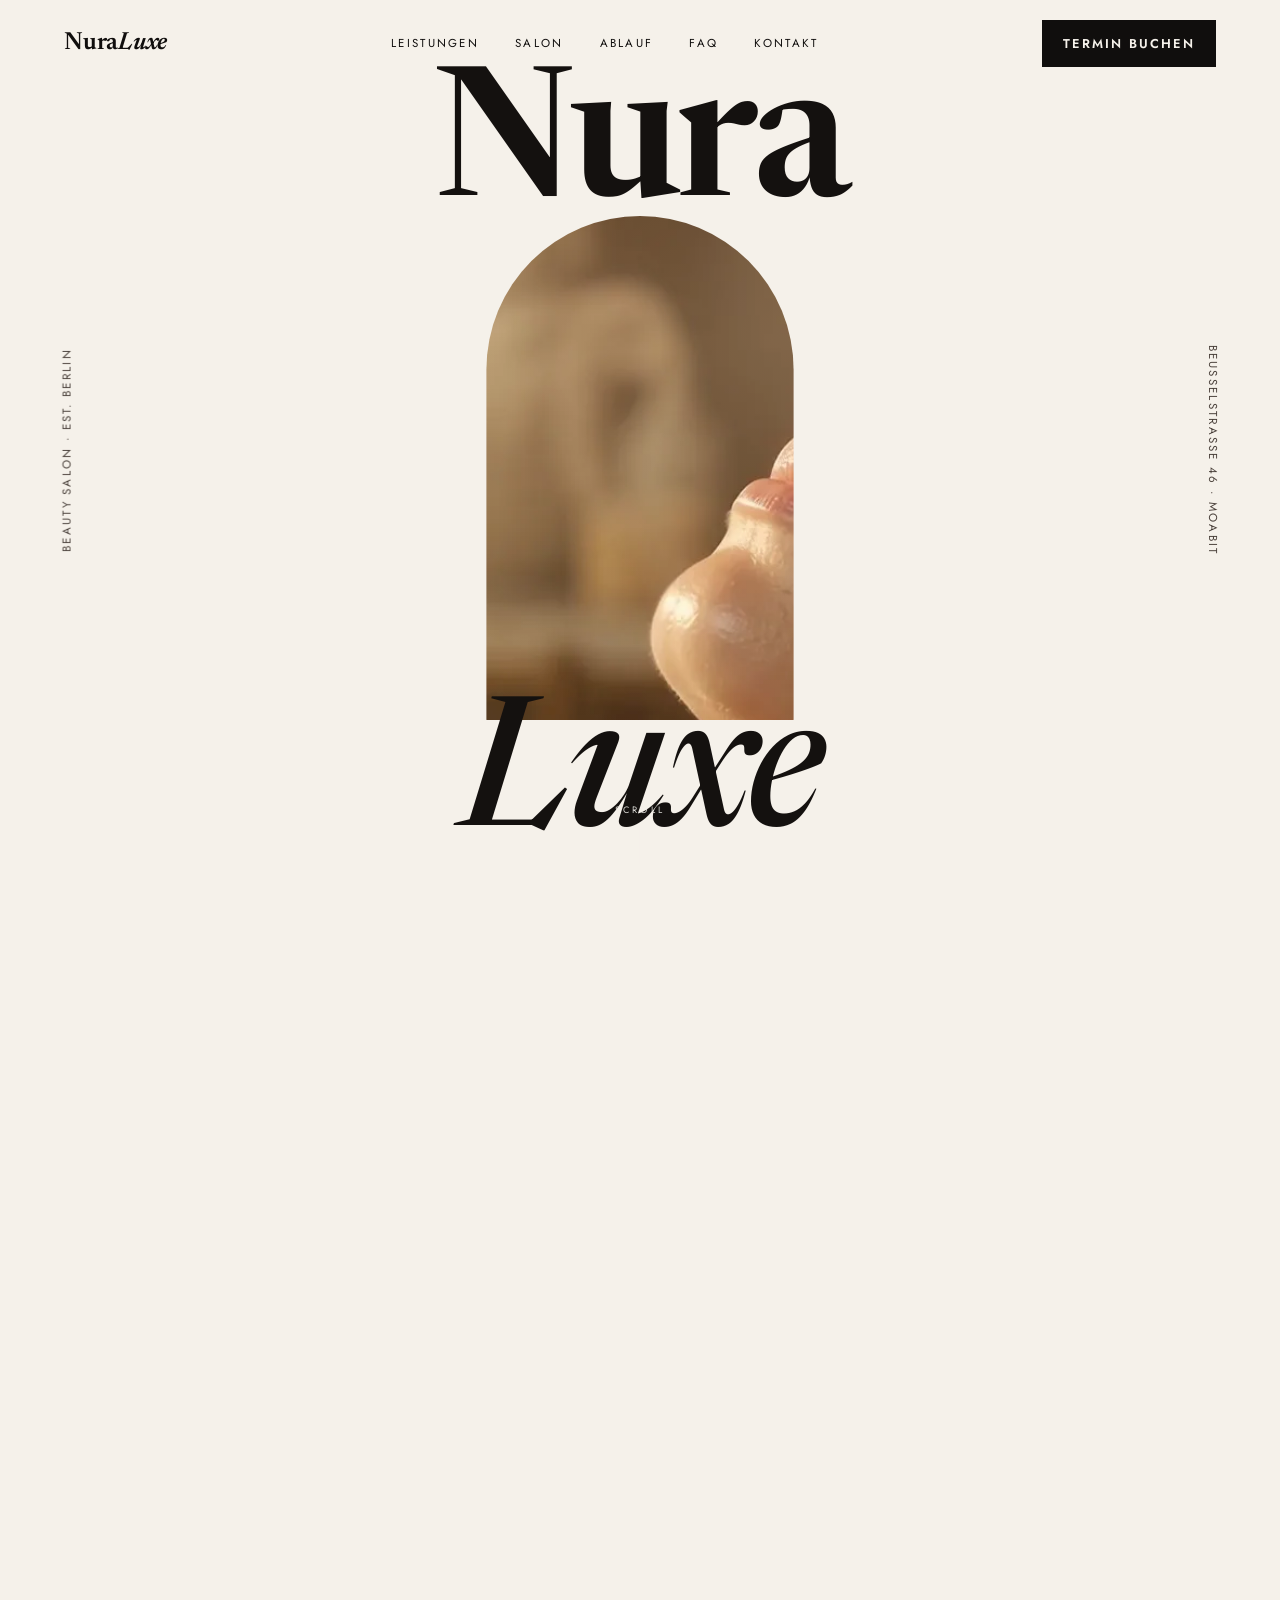
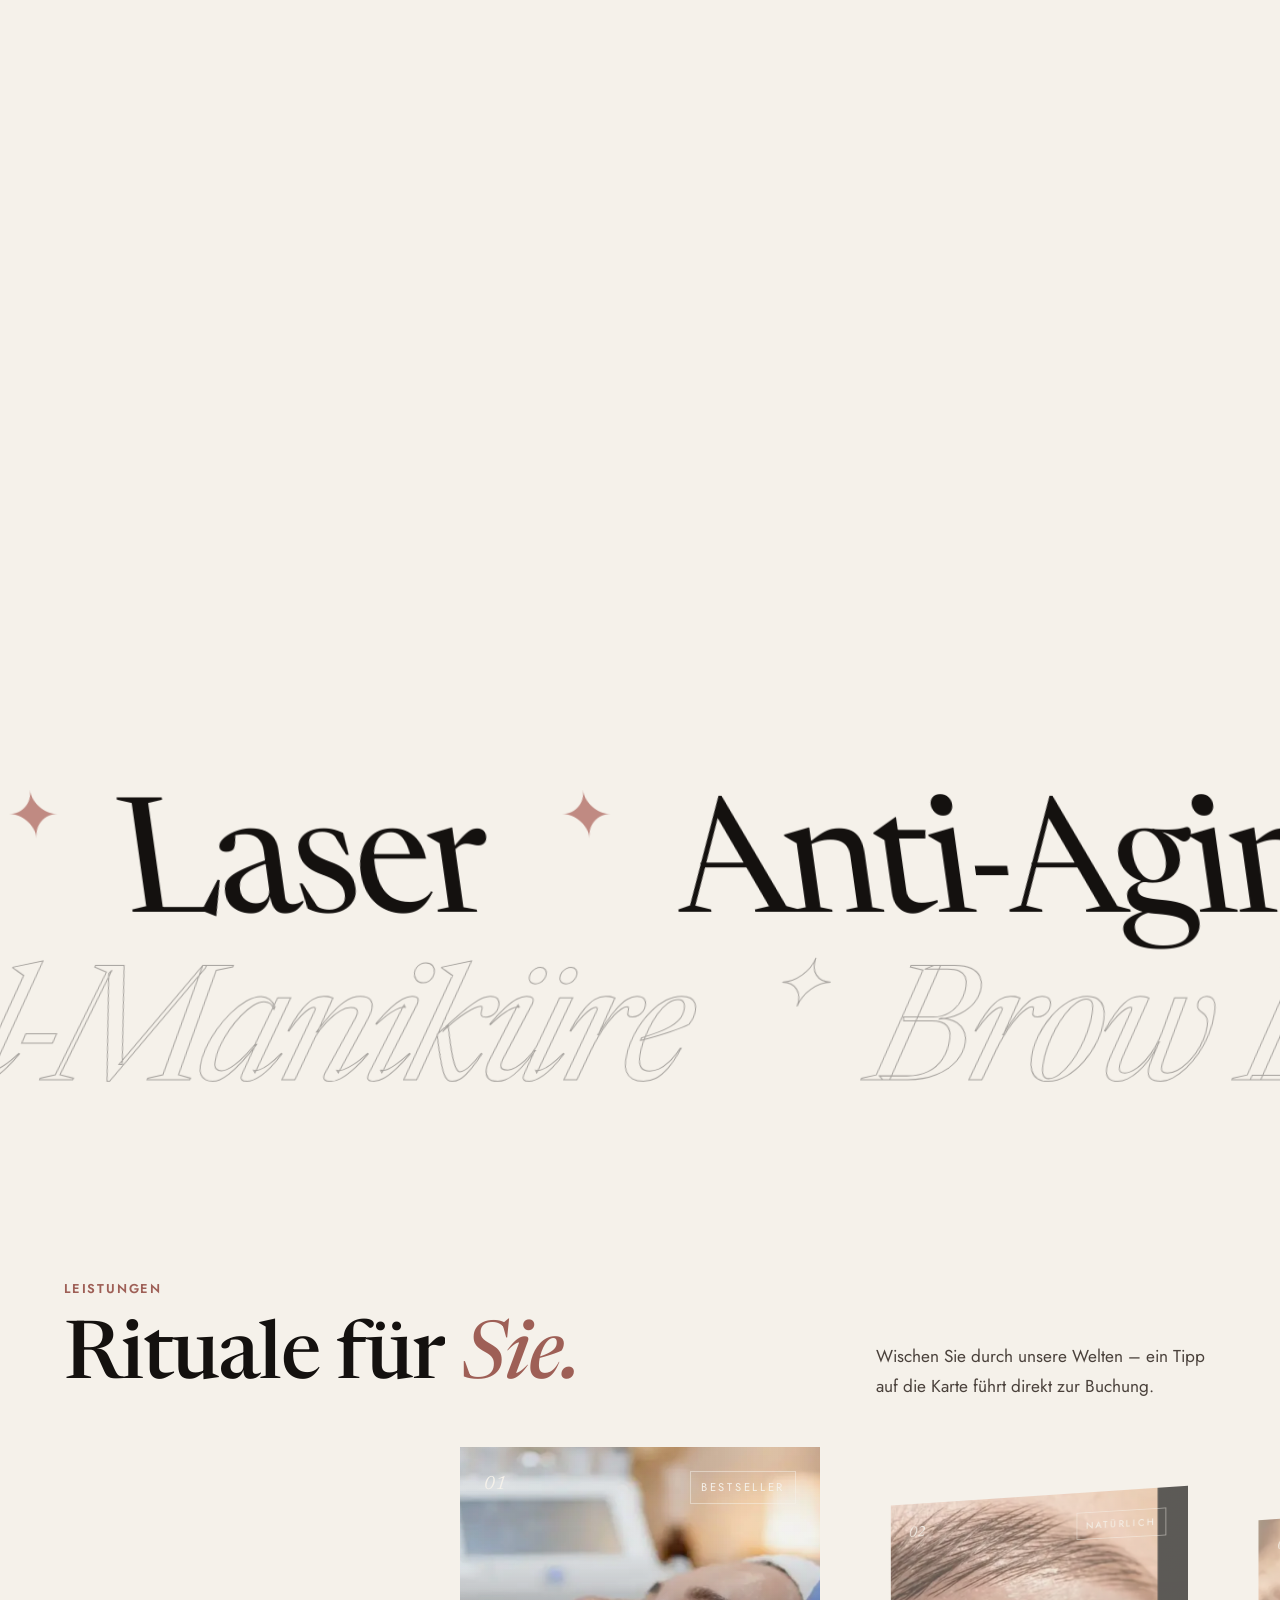
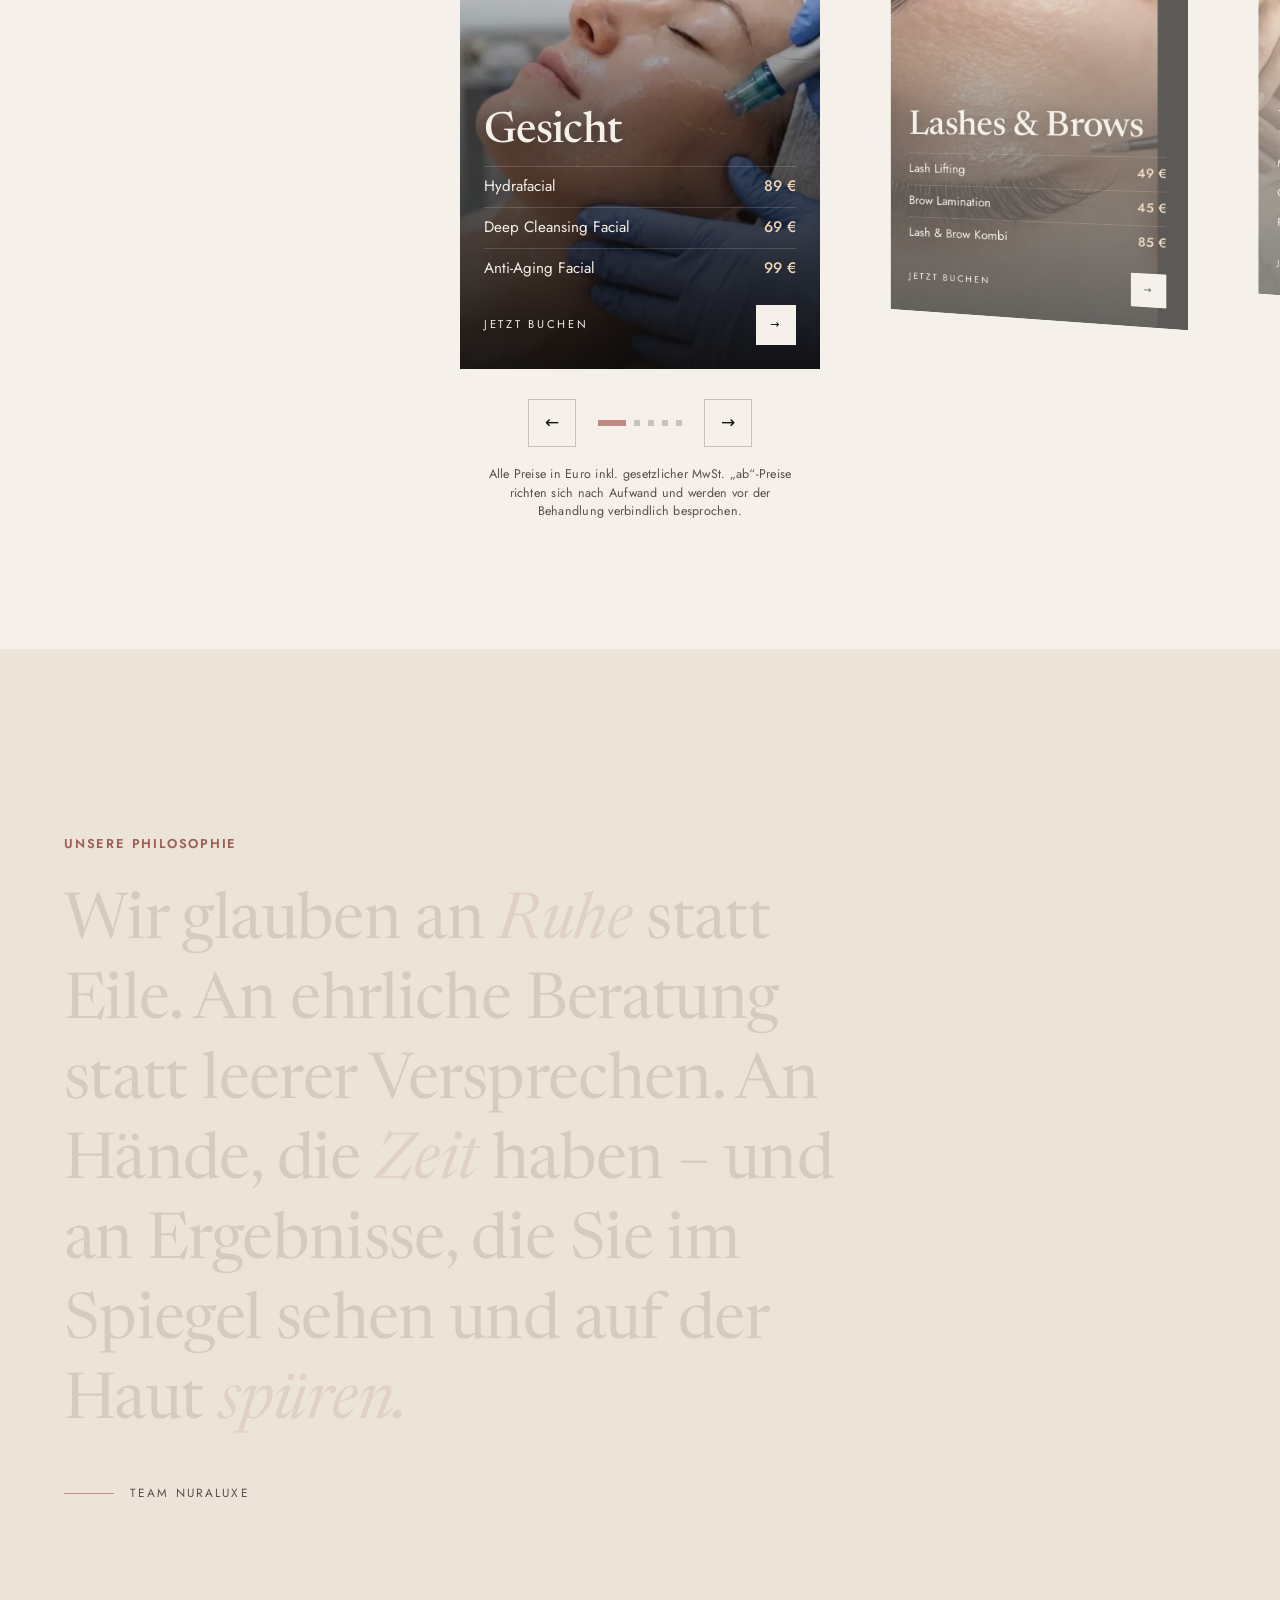
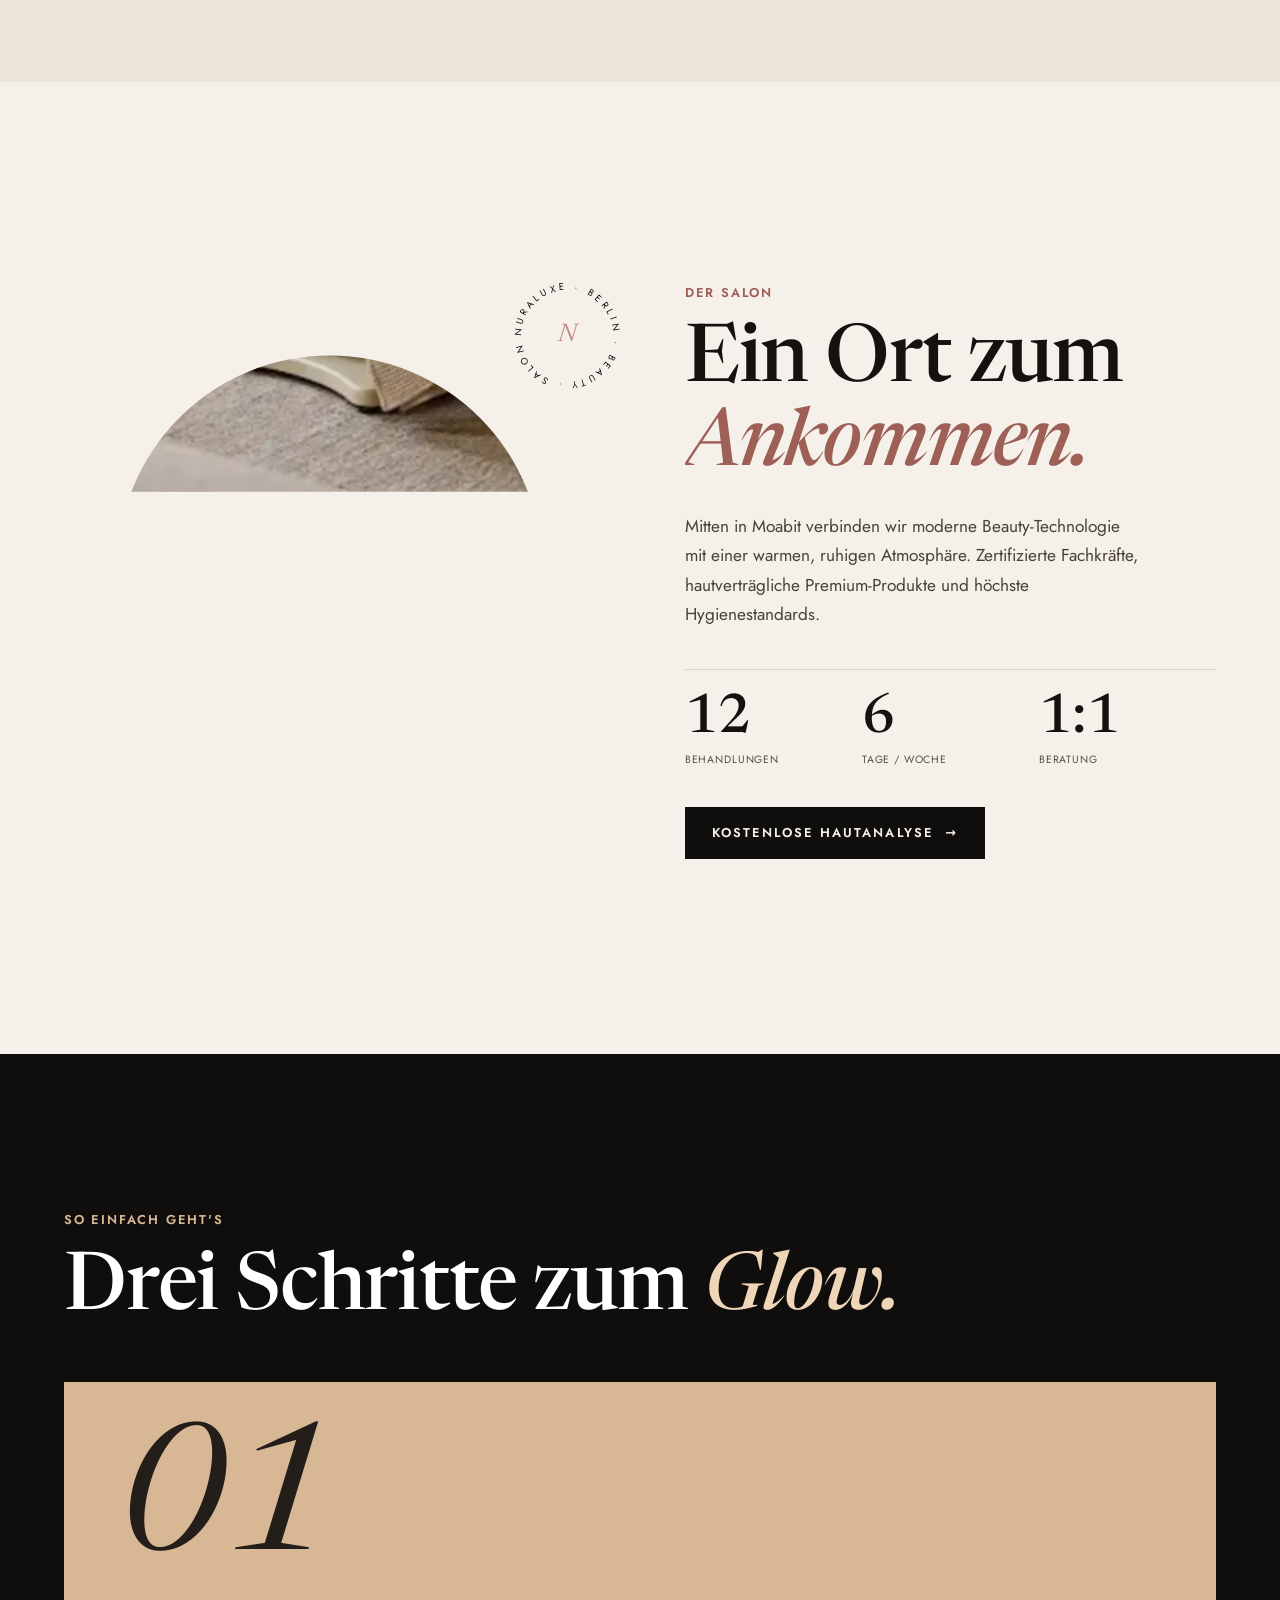
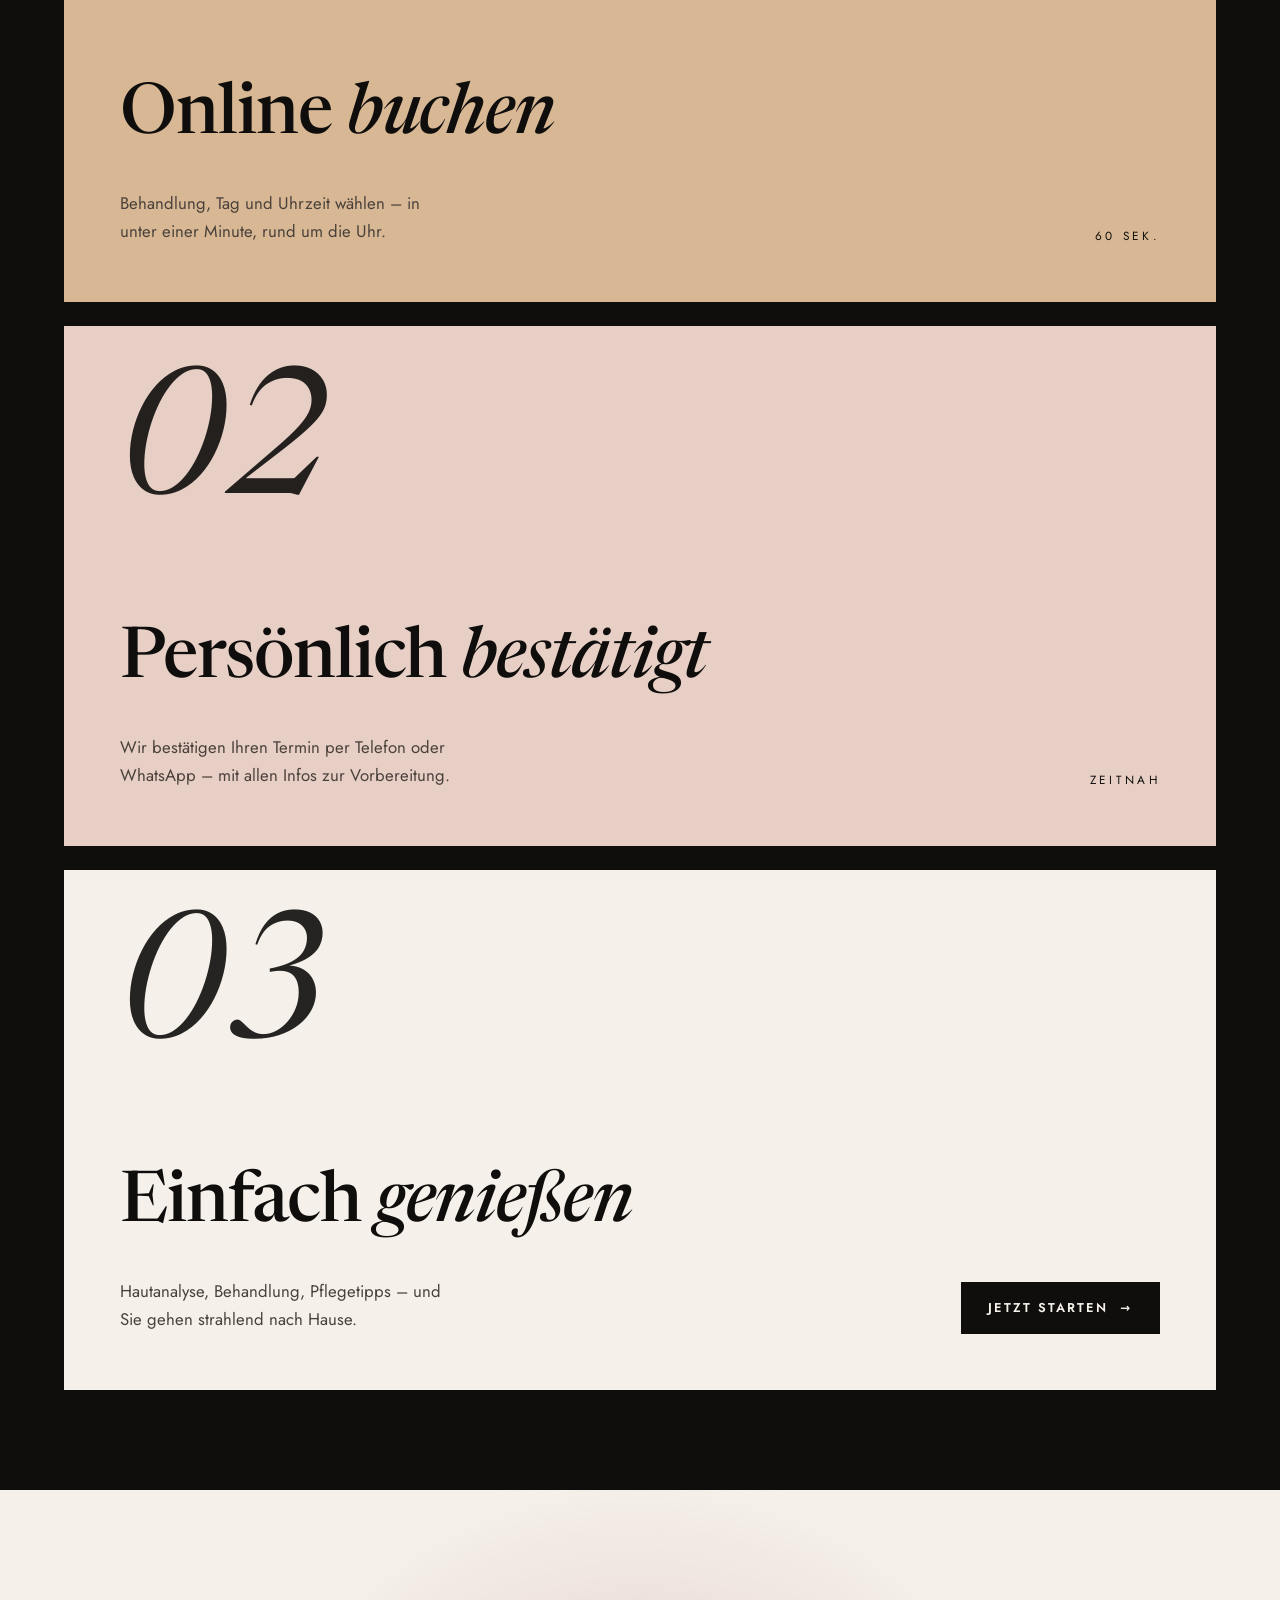
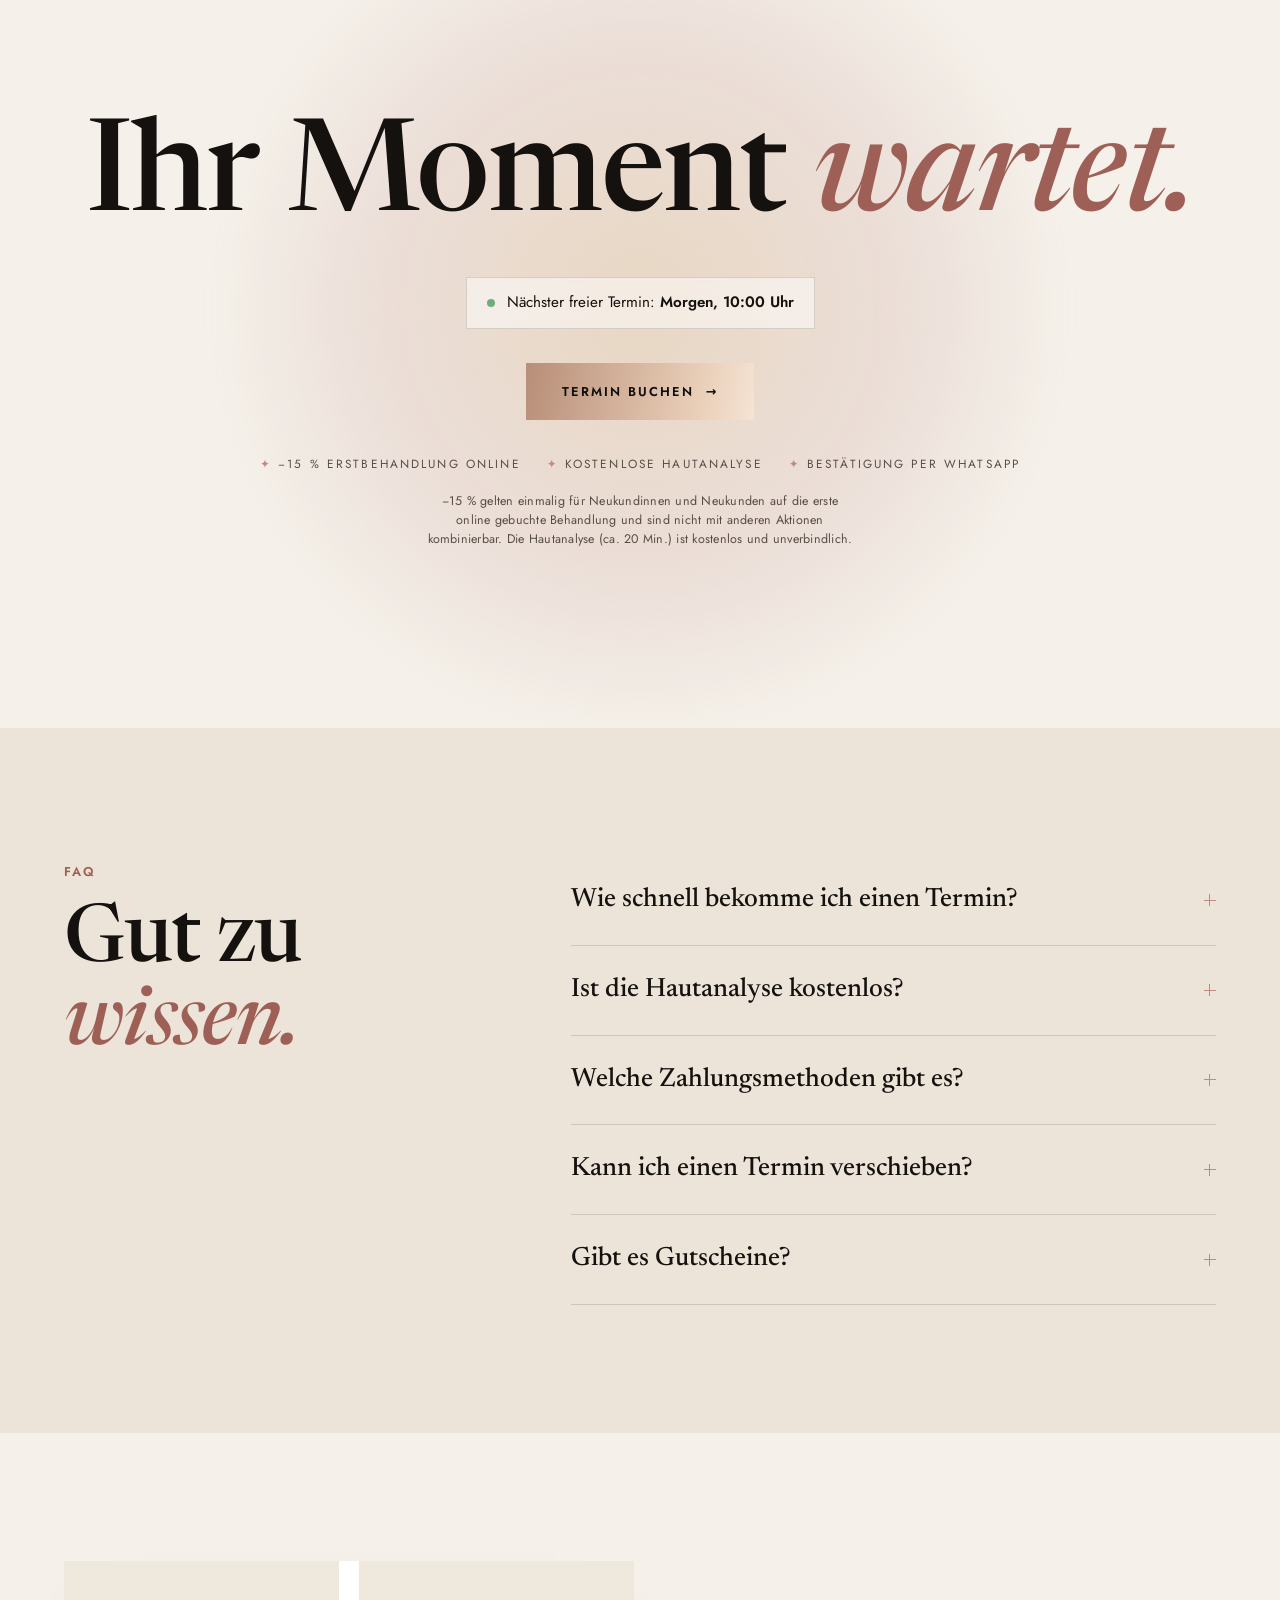
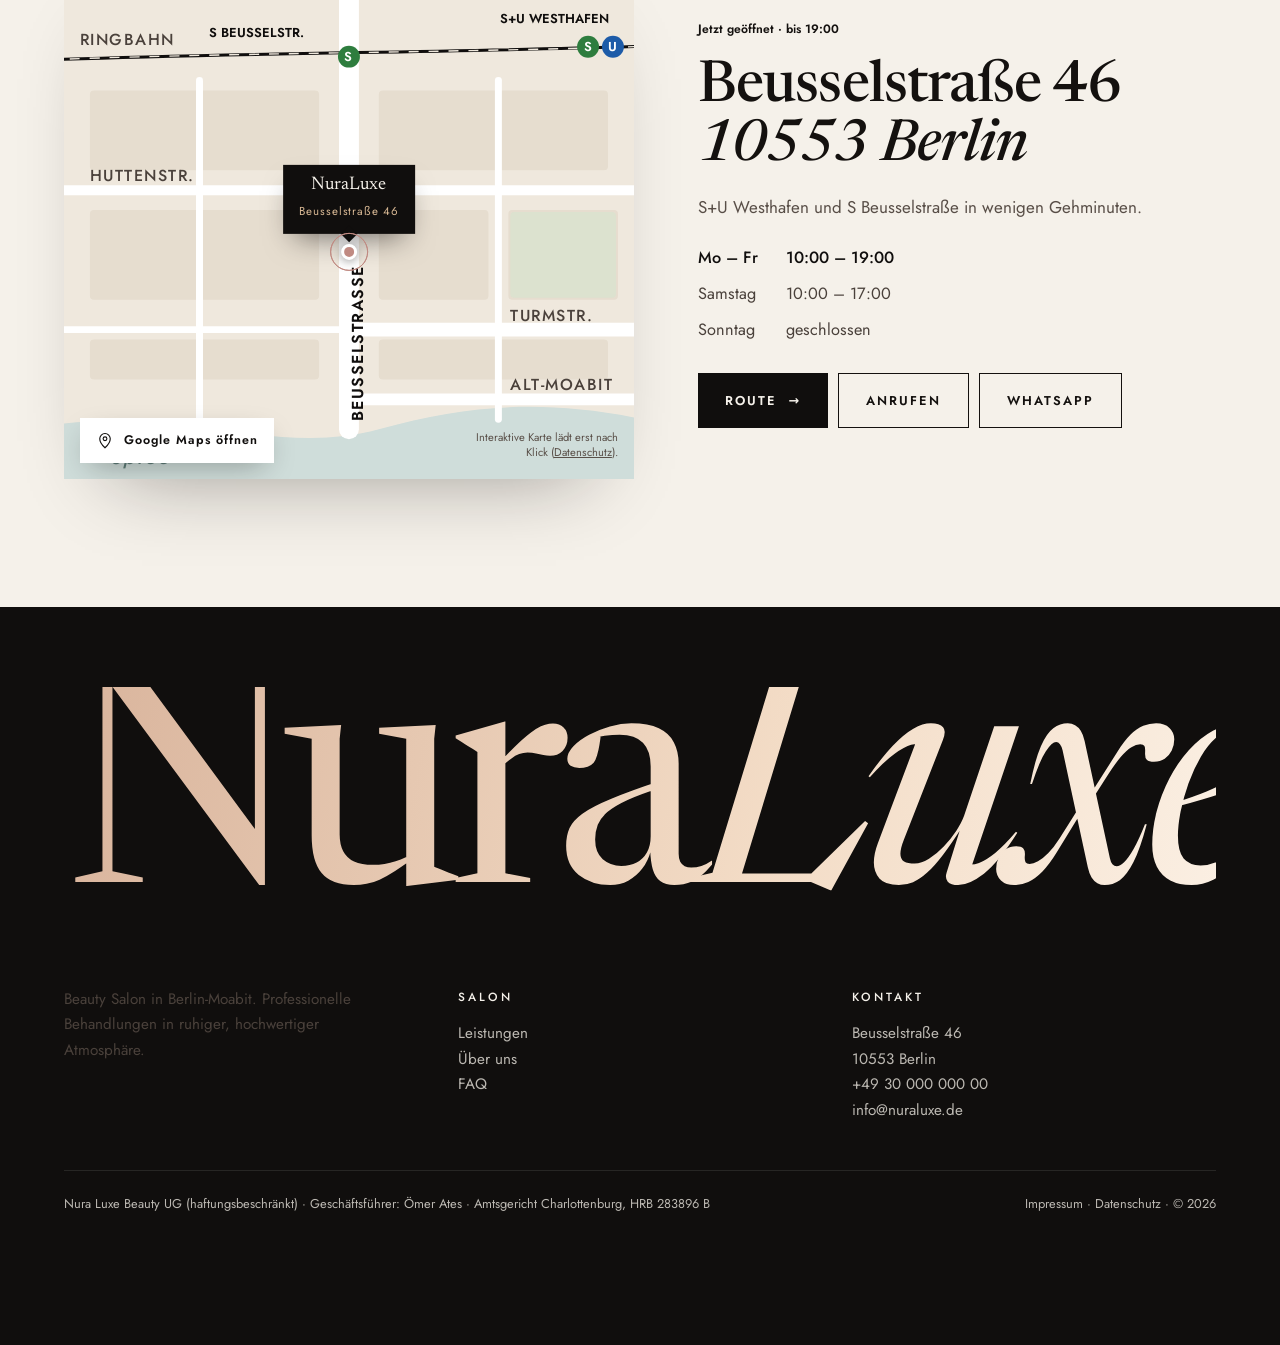
<file: editorial/index.html>
<!DOCTYPE html>
<html lang="de">
<head>
<meta charset="utf-8">
<meta name="viewport" content="width=device-width, initial-scale=1, viewport-fit=cover">
<meta name="theme-color" content="#F5F1EA">
<meta name="robots" content="noindex, nofollow">
<meta property="og:type" content="website">
<meta property="og:title" content="NuraLuxe – Beauty Salon Berlin-Moabit">
<meta property="og:description" content="Gesicht, Lashes &amp; Brows, Nails und Haarentfernung in der Beusselstraße 46. Termin online buchen – −15 % auf die erste Behandlung.">
<meta property="og:locale" content="de_DE"><meta property="og:site_name" content="NuraLuxe">
<meta property="og:image" content="https://nuraluxe-editorial.vercel.app/og.jpg">
<meta property="og:image:width" content="1200"><meta property="og:image:height" content="630">
<meta name="twitter:card" content="summary_large_image">
<meta name="referrer" content="strict-origin-when-cross-origin">
<meta name="format-detection" content="telephone=no">
<title>NuraLuxe – Beauty Salon Berlin Moabit</title>
<meta name="description" content="NuraLuxe Beauty Salon in Berlin-Moabit, Beusselstraße 46. Gesicht, Lashes & Brows, Nails, Haarentfernung. Termin online buchen.">
<link rel="preload" href="assets/fonts/newsreader.woff2" as="font" type="font/woff2" crossorigin>
<link rel="preload" href="assets/fonts/jost-400.woff2" as="font" type="font/woff2" crossorigin>
<link rel="stylesheet" href="assets/css/style.css">
<link rel="icon" href="favicon.svg" type="image/svg+xml">
<link rel="preload" as="image" href="media/hero-poster.webp">
<script type="application/ld+json">
{"@context":"https://schema.org","@type":"BeautySalon","name":"NuraLuxe","legalName":"Nura Luxe Beauty UG (haftungsbeschränkt)","address":{"@type":"PostalAddress","streetAddress":"Beusselstraße 46","postalCode":"10553","addressLocality":"Berlin","addressCountry":"DE"},"identifier":"HRB 283896 B","openingHours":["Mo-Fr 10:00-19:00","Sa 10:00-17:00"]}
</script>

</head>
<body class="lock">
<a class="skip" href="#leistungen">Zum Inhalt springen</a>

<div class="pre" id="pre"><div class="pre-h t"></div><div class="pre-h b"></div>
  <div class="pre-in"><div class="pre-name">Nura<i>Luxe</i></div><div class="pre-bar"><i id="preBar"></i></div><div class="pre-cnt" id="preCnt">0</div></div></div>

<header class="hdr" id="hdr">
  <div class="wrap">
    <a href="#home" class="logo">Nura<i>Luxe</i></a>
    <nav class="nlinks"><a href="#leistungen">Leistungen</a><a href="#about">Salon</a><a href="#ritual">Ablauf</a><a href="#faq">FAQ</a><a href="#kontakt">Kontakt</a></nav>
    <button class="btn btn-noir" data-open>Termin buchen</button>
    <button class="mini" data-open>Buchen</button>
  </div>
</header>

<!-- HERO -->
<section class="hero" id="home">
  <div class="stage">
    <div class="hwrap">
      <div class="hmedia" id="hmedia"><div class="himg" id="himg"></div>
        <video id="hv" muted loop playsinline preload="none" aria-hidden="true" disablepictureinpicture></video>
        <div class="hshade" id="hshade"></div></div>
    </div>
    <div class="htitle" id="htitle"><span class="t1" id="t1"></span><span class="t2" id="t2"></span></div>
    <div class="hside l" id="hsl">Beauty Salon · Est. Berlin</div>
    <div class="hside r" id="hsr">Beusselstraße 46 · Moabit</div>
    <div class="hint" id="hint"><span>Scroll</span><i></i></div>
    <div class="hcopy" id="hcopy"><div class="wrap">
      <span class="kick">Beauty Salon · Berlin Moabit</span>
      <h1>Schönheit,<br><em>neu definiert.</em></h1>
      <p>Gesicht, Lashes &amp; Brows, Nails und Haarentfernung – mit Ruhe, Präzision und Premium-Produkten.</p>
      <div class="cta on-dark"><button class="btn btn-chrome" data-open>Termin buchen <span class="ar">→</span></button><a href="#leistungen" class="btn btn-line" style="color:var(--ivory)">Behandlungen</a></div>
    </div></div>
  </div>
</section>

<!-- MARQUEE -->
<div class="mq" aria-hidden="true">
  <div class="mq-row" id="mq1"></div>
  <div class="mq-row o" id="mq2"></div>
</div>

<!-- SERVICES -->
<section class="svc" id="leistungen">
  <div class="wrap shead">
    <div><span class="kick rv">Leistungen</span><h2 class="split">Rituale für <em>Sie.</em></h2></div>
    <p class="rv d1">Wischen Sie durch unsere Welten – ein Tipp auf die Karte führt direkt zur Buchung.</p>
  </div>
  <div class="cf" id="cf"></div>
  <div class="cf-ui"><button id="cfPrev" aria-label="Zurück">←</button><div class="dots" id="dots"></div><button id="cfNext" aria-label="Weiter">→</button></div>
  <p class="fine">Alle Preise in Euro inkl. gesetzlicher MwSt. „ab“-Preise richten sich nach Aufwand und werden vor der Behandlung verbindlich besprochen.</p>
</section>

<!-- MANIFESTO -->
<section class="mani">
  <div class="wrap">
    <span class="kick">Unsere Philosophie</span>
    <p id="mani" style="margin-top:26px">Wir glauben an *Ruhe* statt Eile. An ehrliche Beratung statt leerer Versprechen. An Hände, die *Zeit* haben – und an Ergebnisse, die Sie im Spiegel sehen und auf der Haut *spüren.*</p>
    <div class="sig">Team NuraLuxe</div>
  </div>
</section>

<!-- ABOUT -->
<section class="about" id="about">
  <div class="wrap">
    <div style="position:relative">
      <div class="amedia" id="amedia"><div class="ai" id="ai"></div></div>
      <div class="aorb"><svg viewBox="0 0 120 120"><defs><path id="c" d="M60,60 m-46,0 a46,46 0 1,1 92,0 a46,46 0 1,1 -92,0"/></defs><text font-family="Jost" font-size="9.5" letter-spacing="3.6" fill="#100E0D"><textPath href="#c">NURALUXE · BERLIN · BEAUTY · SALON · </textPath></text></svg><b>N</b></div>
    </div>
    <div>
      <span class="kick rv">Der Salon</span>
      <h2 class="split">Ein Ort zum <em>Ankommen.</em></h2>
      <p class="lead rv d1">Mitten in Moabit verbinden wir moderne Beauty-Technologie mit einer warmen, ruhigen Atmosphäre. Zertifizierte Fachkräfte, hautverträgliche Premium-Produkte und höchste Hygienestandards.</p>
      <div class="stats rv d2"><div><b data-count="12">0</b><span>Behandlungen</span></div><div><b data-count="6">0</b><span>Tage / Woche</span></div><div><b>1:1</b><span>Beratung</span></div></div>
      <button class="btn btn-noir rv d3" data-open="Beratung">Kostenlose Hautanalyse <span class="ar">→</span></button>
    </div>
  </div>
</section>

<!-- RITUAL -->
<section class="ritual" id="ritual">
  <div class="wrap">
    <span class="kick rv">So einfach geht's</span>
    <h2 class="split">Drei Schritte zum <em>Glow.</em></h2>
    <div class="stack" id="stack">
      <div class="scard" style="--i:0"><div class="n">01</div><h3>Online <em>buchen</em></h3><div class="bot"><p>Behandlung, Tag und Uhrzeit wählen – in unter einer Minute, rund um die Uhr.</p><span>60 Sek.</span></div></div>
      <div class="scard" style="--i:1"><div class="n">02</div><h3>Persönlich <em>bestätigt</em></h3><div class="bot"><p>Wir bestätigen Ihren Termin per Telefon oder WhatsApp – mit allen Infos zur Vorbereitung.</p><span>Zeitnah</span></div></div>
      <div class="scard" style="--i:2"><div class="n">03</div><h3>Einfach <em>genießen</em></h3><div class="bot"><p>Hautanalyse, Behandlung, Pflegetipps – und Sie gehen strahlend nach Hause.</p><button class="btn btn-noir" data-open>Jetzt starten <span class="ar">→</span></button></div></div>
    </div>
  </div>
</section>

<!-- BOOK CTA -->
<section class="book" id="buchen">
  <div class="orb"></div>
  <div class="wrap">
    <span class="kick rv">Online-Terminbuchung</span>
    <h2 class="split">Ihr Moment <em>wartet.</em></h2>
    <div class="slotpill rv d1"><i></i><span id="nextSlot">Nächster freier Termin wird berechnet …</span></div><br>
    <button class="btn btn-chrome rv d2" data-open style="padding:1.4em 2.8em">Termin buchen <span class="ar">→</span></button>
    <div class="perks rv d3"><span>−15 % Erstbehandlung online</span><span>Kostenlose Hautanalyse</span><span>Bestätigung per WhatsApp</span></div>
    <p class="fine rv d3">−15 % gelten einmalig für Neukundinnen und Neukunden auf die erste online gebuchte Behandlung und sind nicht mit anderen Aktionen kombinierbar. Die Hautanalyse (ca. 20 Min.) ist kostenlos und unverbindlich.</p>
  </div>
</section>

<!-- FAQ -->
<section class="faq" id="faq">
  <div class="wrap">
    <div><span class="kick rv">FAQ</span><h2 class="split">Gut zu <em>wissen.</em></h2></div>
    <div class="rv d1">
      <details><summary>Wie schnell bekomme ich einen Termin?</summary><div class="ans"><p>Online sehen Sie die möglichen Zeiten sofort. Nach Ihrer Anfrage bestätigen wir den Termin zeitnah per Telefon oder WhatsApp.</p></div></details>
      <details><summary>Ist die Hautanalyse kostenlos?</summary><div class="ans"><p>Ja – vor jeder ersten Behandlung, oder als eigener Termin buchbar.</p></div></details>
      <details><summary>Welche Zahlungsmethoden gibt es?</summary><div class="ans"><p>Bar, EC-Karte und gängige Kreditkarten.</p></div></details>
      <details><summary>Kann ich einen Termin verschieben?</summary><div class="ans"><p>Natürlich – bitte bis spätestens 24 Stunden vorher Bescheid geben.</p></div></details>
      <details><summary>Gibt es Gutscheine?</summary><div class="ans"><p>Ja, Behandlungs- und Wertgutscheine – ideal als Geschenk.</p></div></details>
    </div>
  </div>
</section>

<!-- CONTACT -->
<section class="contact" id="kontakt">
  <div class="wrap cgrid">
    <div class="map rv" id="map">
      <svg viewBox="0 0 600 520" preserveAspectRatio="xMidYMid slice" aria-hidden="true">
        <rect width="600" height="520" fill="#EFE8DD"/>
        <g fill="#E6DDCF"><rect x="40" y="130" width="230" height="80" rx="4"/><rect x="330" y="130" width="230" height="80" rx="4"/><rect x="40" y="250" width="230" height="90" rx="4"/><rect x="330" y="250" width="110" height="90" rx="4"/><rect x="460" y="250" width="110" height="90" rx="4"/><rect x="330" y="380" width="230" height="40" rx="4"/><rect x="40" y="380" width="230" height="40" rx="4"/></g>
        <rect x="462" y="252" width="106" height="86" rx="4" fill="#DCE2CF"/>
        <path d="M-20 470 C120 440 220 500 330 470 S520 440 640 470 L640 540 L-20 540Z" fill="#CFDDDA"/>
        <g stroke="#fff" fill="none" stroke-linecap="round"><path d="M-20 230 H640" stroke-width="10"/><path d="M300 370 H640" stroke-width="14"/><path d="M300 440 H640" stroke-width="12"/><path d="M-20 370 H300" stroke-width="7"/><path d="M450 120 V460" stroke-width="7"/><path d="M150 120 V460" stroke-width="7"/><path d="M300 -20 V470" stroke-width="20"/></g>
        <path d="M-20 100 C150 92 450 92 640 84" stroke="#100E0D" stroke-width="3" fill="none"/>
        <path d="M-20 100 C150 92 450 92 640 84" stroke="#EFE8DD" stroke-width="1.4" stroke-dasharray="10 10" fill="none"/>
        <g font-family="Jost" font-size="16" letter-spacing="1.5" fill="#4A413B" font-weight="500">
          <text x="314" y="462" transform="rotate(-90 314 462)" font-weight="600" fill="#100E0D">BEUSSELSTRASSE</text>
          <text x="40" y="221">HUTTENSTR.</text><text x="462" y="361">TURMSTR.</text><text x="462" y="431">ALT-MOABIT</text>
          <text x="60" y="505" font-style="italic" font-size="20" fill="#5E7D78">Spree</text><text x="30" y="84">RINGBAHN</text>
        </g>
        <g font-family="Jost" font-size="13" font-weight="600"><circle cx="300" cy="96" r="11" fill="#2E7D3E"/><text x="295.5" y="100.5" fill="#fff">S</text><text x="160" y="76" fill="#100E0D">S BEUSSELSTR.</text>
          <circle cx="540" cy="86" r="11" fill="#2E7D3E"/><text x="535.5" y="90.5" fill="#fff">S</text><circle cx="565" cy="86" r="11" fill="#1D5BA8"/><text x="560" y="90.5" fill="#fff">U</text><text x="452" y="62" fill="#100E0D">S+U WESTHAFEN</text></g>
      </svg>
      <div class="pinw"><div class="plab"><b>NuraLuxe</b><span>Beusselstraße 46</span></div><div class="pin"></div></div>
      <a class="mapload" id="mapLoad" href="https://www.google.com/maps/search/?api=1&query=Beusselstra%C3%9Fe+46+10553+Berlin"><svg viewBox="0 0 24 24" width="18" height="18" fill="none" stroke="currentColor" stroke-width="1.5"><path d="M12 21s7-6.2 7-12a7 7 0 00-14 0c0 5.8 7 12 7 12z"/><circle cx="12" cy="9" r="2.5"/></svg>Google Maps öffnen</a>
      <span class="mapnote" id="mapNote">Interaktive Karte lädt erst nach Klick (<a href="/datenschutz" style="text-decoration:underline">Datenschutz</a>).</span>
    </div>
    <div>
      <span class="openn rv" id="openN">Öffnungszeiten</span>
      <h3 class="rv d1">Beusselstraße 46<br><em>10553 Berlin</em></h3>
      <p class="rv d1" style="color:var(--mute);font-weight:300">S+U Westhafen und S Beusselstraße in wenigen Gehminuten.</p>
      <div class="hours rv d2" id="hours"><span data-d="1">Mo – Fr</span><span data-d="1">10:00 – 19:00</span><span data-d="6">Samstag</span><span data-d="6">10:00 – 17:00</span><span data-d="0">Sonntag</span><span data-d="0">geschlossen</span></div>
      <div class="cbtns rv d3"><a class="btn btn-noir" href="https://www.google.com/maps/search/?api=1&query=Beusselstra%C3%9Fe+46+10553+Berlin">Route <span class="ar">→</span></a><a class="btn btn-line" id="callBtn" href="#">Anrufen</a><a class="btn btn-line" id="waC" href="#" target="_blank" rel="noopener">WhatsApp</a></div>
    </div>
  </div>
</section>

<footer>
  <div class="wrap">
    <div class="fword chrome">Nura<i>Luxe</i></div>
    <div class="fcols">
      <div><p style="max-width:34ch">Beauty Salon in Berlin-Moabit. Professionelle Behandlungen in ruhiger, hochwertiger Atmosphäre.</p></div>
      <div><h4>Salon</h4><a href="#leistungen">Leistungen</a><br><a href="#about">Über uns</a><br><a href="#faq">FAQ</a></div>
      <div><h4>Kontakt</h4>Beusselstraße 46<br>10553 Berlin<br><a id="tTel" href="#"></a><br><a id="tMail" href="#"></a></div>
    </div>
    <div class="legal"><span>Nura Luxe Beauty UG (haftungsbeschränkt) · Geschäftsführer: Ömer Ates · Amtsgericht Charlottenburg, HRB 283896 B</span><span><a href="/impressum">Impressum</a> · <a href="/datenschutz">Datenschutz</a> · © <span id="yr"></span></span></div>
  </div>
</footer>

<!-- TAB BAR -->
<nav class="tabbar" id="tabbar">
  <a href="#home" data-t="home"><svg viewBox="0 0 24 24"><path d="M3 11l9-7 9 7v9h-6v-6H9v6H3z"/></svg>Start</a>
  <a href="#leistungen" data-t="leistungen"><svg viewBox="0 0 24 24"><path d="M12 3c2 4 6 5 6 10a6 6 0 01-12 0c0-5 4-6 6-10z"/></svg>Rituale</a>
  <button class="bk" data-open><span class="sq"><svg viewBox="0 0 24 24"><rect x="4" y="5" width="16" height="15"/><path d="M4 10h16M9 3v4M15 3v4"/></svg></span>Buchen</button>
  <a href="#about" data-t="about"><svg viewBox="0 0 24 24"><path d="M5 21V9a7 7 0 0114 0v12M3 21h18"/></svg>Salon</a>
  <a href="#kontakt" data-t="kontakt"><svg viewBox="0 0 24 24"><path d="M12 21s7-6.2 7-12a7 7 0 00-14 0c0 5.8 7 12 7 12z"/><circle cx="12" cy="9" r="2.5"/></svg>Kontakt</a>
</nav>

<!-- BOOKING SHEET -->
<div class="sbg" id="sbg"></div>
<div class="sheet" id="sheet" role="dialog" aria-modal="true" aria-label="Termin buchen">
  <div class="grab"></div>
  <div class="sh-head" id="shHead"><div class="sh-top"><span id="stepL">Schritt 1 von 4</span><button class="sh-x" id="shX" aria-label="Schließen">×</button></div><div class="prog"><i id="prog"></i></div></div>
  <div class="sh-body" id="shBody">
    <div class="pane on" data-p="0"><h3>Welche Behandlung <em>wünschen Sie?</em></h3><div class="chips" id="chips"></div><div class="tlist" id="tlist"></div></div>
    <div class="pane" data-p="1"><h3>Wann passt es <em>Ihnen?</em></h3><div class="mlabel" id="mLabel"></div><div class="dstrip" id="dstrip"></div><div id="slotWrap"></div></div>
    <div class="pane" data-p="2"><h3>Ihre <em>Kontaktdaten</em></h3>
      <div class="fgrid">
        <div class="field"><input id="fName" placeholder=" " autocomplete="name" maxlength="80" required><label for="fName">Vor- und Nachname *</label></div>
        <div class="field"><input id="fTel" type="tel" inputmode="tel" placeholder=" " autocomplete="tel" maxlength="30" required><label for="fTel">Telefon / WhatsApp *</label></div>
        <div class="field full"><input id="fMail" type="email" inputmode="email" placeholder=" " autocomplete="email" maxlength="120"><label for="fMail">E-Mail (optional)</label></div>
        <div class="field full"><textarea id="fMsg" placeholder=" " maxlength="500"></textarea><label for="fMsg">Hinweise, z. B. Allergien (optional)</label></div>
      </div>
      <div class="hp" aria-hidden="true"><label>Website<input id="fWeb" tabindex="-1" autocomplete="off"></label></div>
      <label class="tog"><input type="checkbox" id="fNew"><span>Ich bin Neukundin / Neukunde – −15 % Online-Rabatt</span></label>
      <label class="tog"><input type="checkbox" id="fOk"><span>Ich willige ein, dass meine Angaben zur Bearbeitung der Terminanfrage verarbeitet werden (<a href="/datenschutz" target="_blank" rel="noopener" style="text-decoration:underline">Datenschutzerklärung</a>). *</span></label>
      <div class="err" id="err"></div>
    </div>
    <div class="pane" data-p="3"><h3>Alles <em>richtig?</em></h3><div class="recap" id="recap"></div><div id="captcha" style="margin-top:16px"></div><div class="err" id="err3"></div></div>
    <div class="pane done" data-p="4">
      <svg class="check" viewBox="0 0 92 92" fill="none" stroke="#C08A82" stroke-width="1.5"><circle cx="46" cy="46" r="42"/><path d="M30 47l11 11 22-24"/></svg>
      <h3 id="doneH">Fast <em>geschafft.</em></h3><p id="doneP"></p><div class="recap" id="recap2"></div>
      <div class="btns"><a class="btn btn-noir" id="waBtn" href="#">Per WhatsApp senden <span class="ar">→</span></a><a class="btn btn-line" id="gcBtn" href="#">In Google Kalender</a></div>
    </div>
  </div>
  <div class="sh-foot" id="shFoot"><button class="sh-back" id="back" aria-label="Zurück">←</button><div class="sh-sum" id="sum"><b>Behandlung wählen</b><span>Schritt für Schritt zum Termin</span></div><button class="btn btn-noir sh-next" id="next" disabled>Weiter</button></div>
</div>

<script src="assets/js/app.js" defer></script>
</body>
</html>
</file>
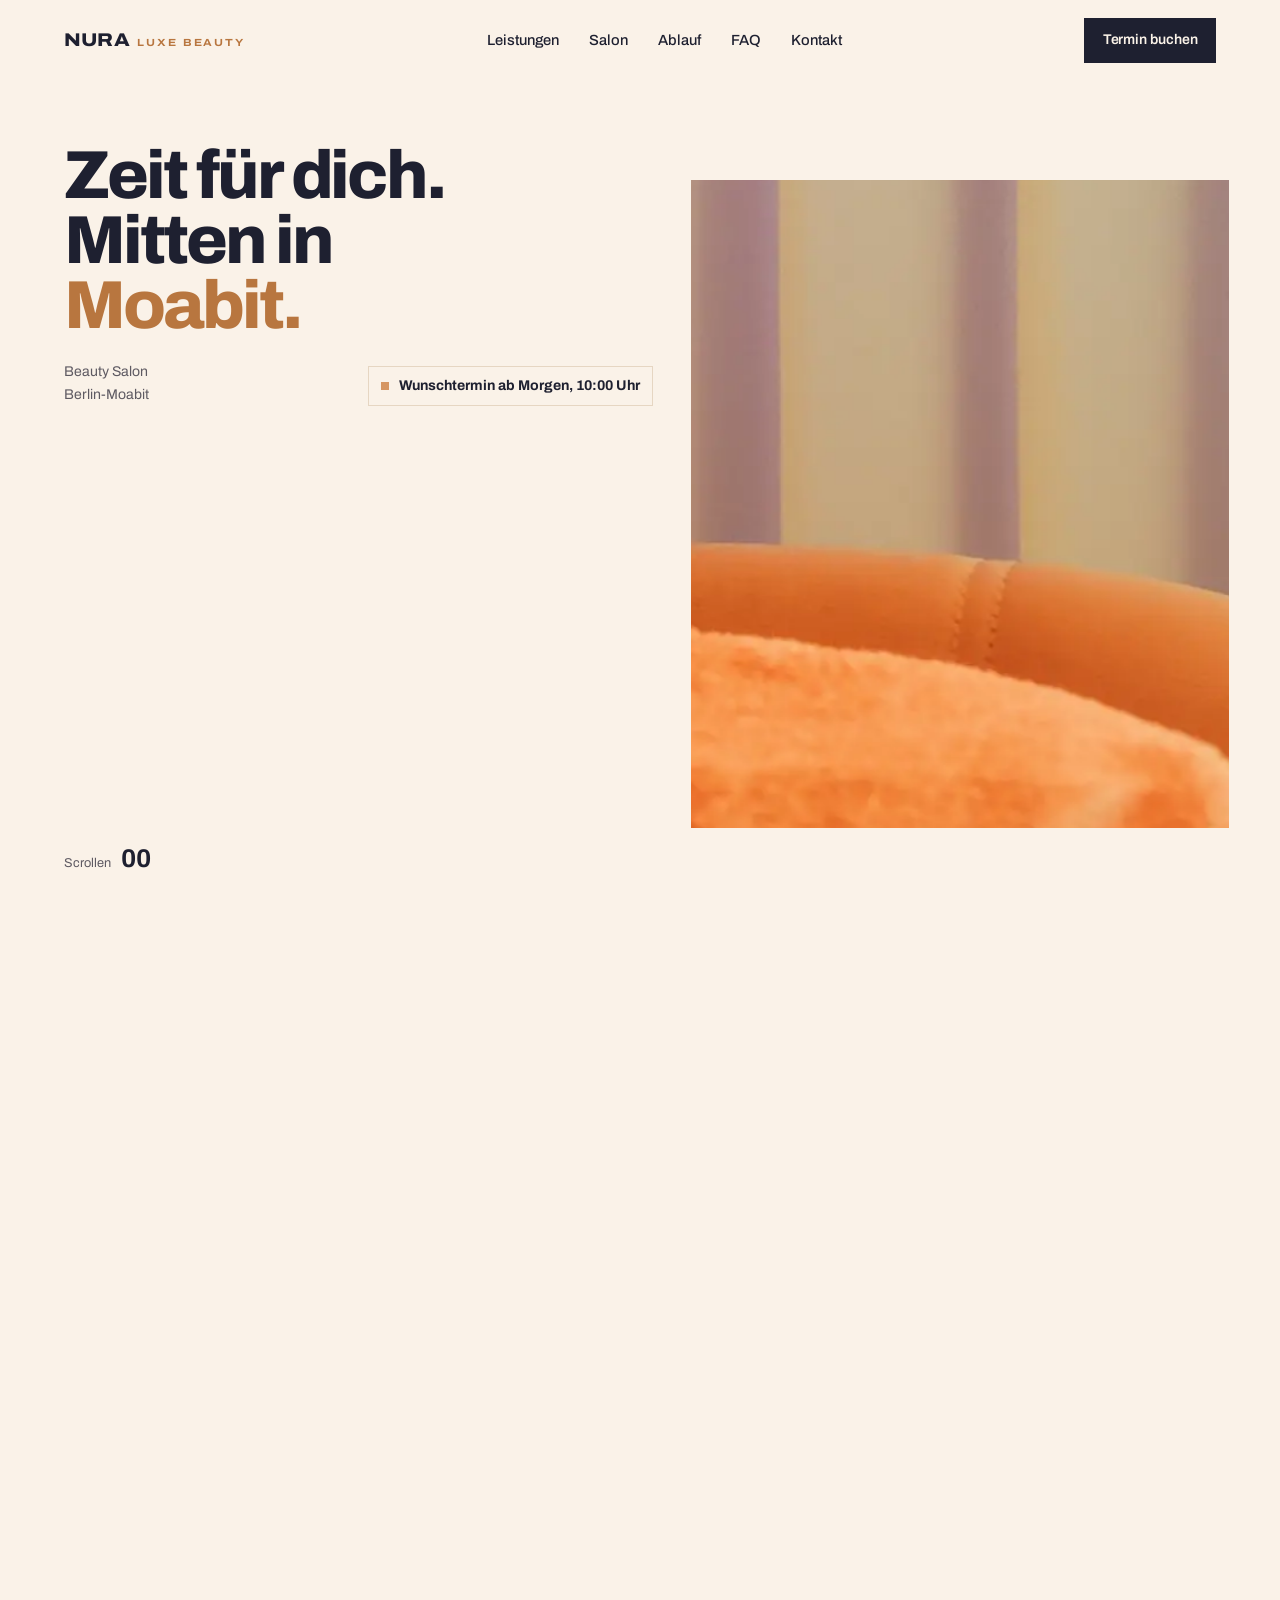
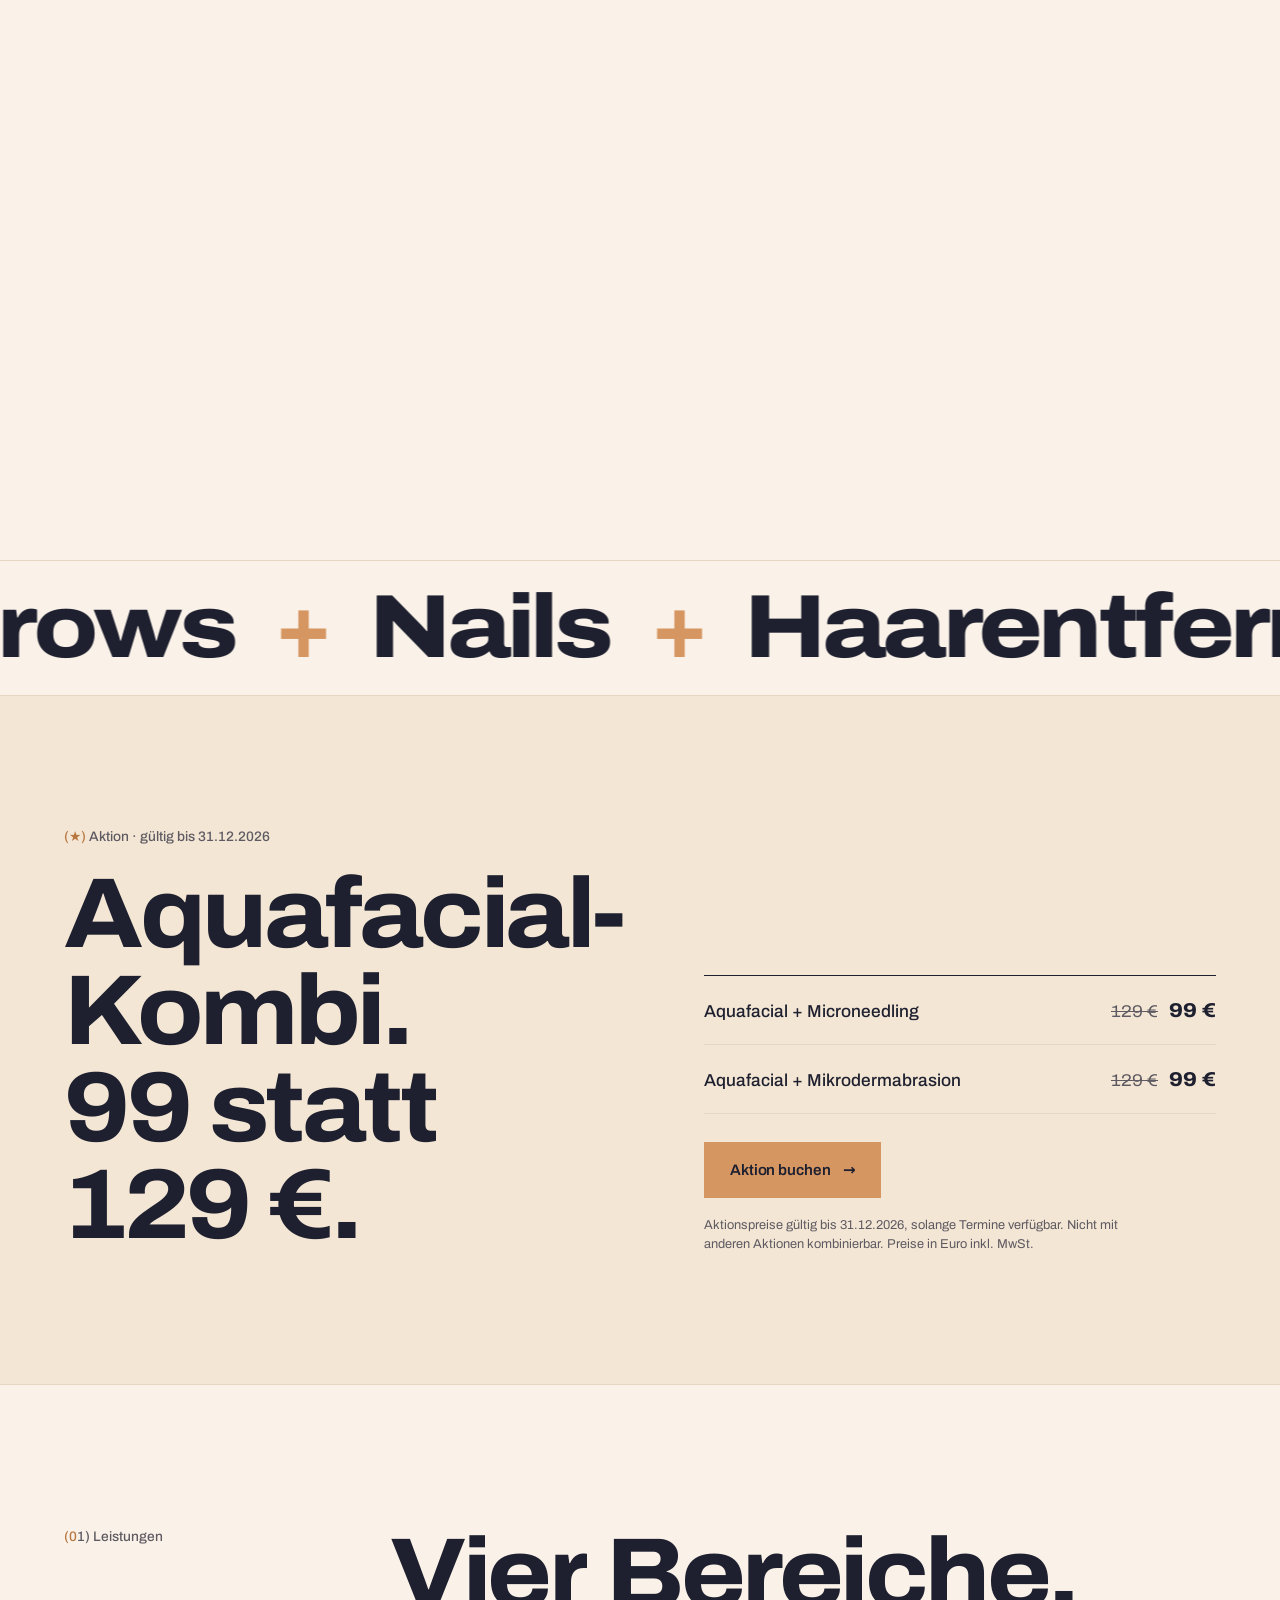
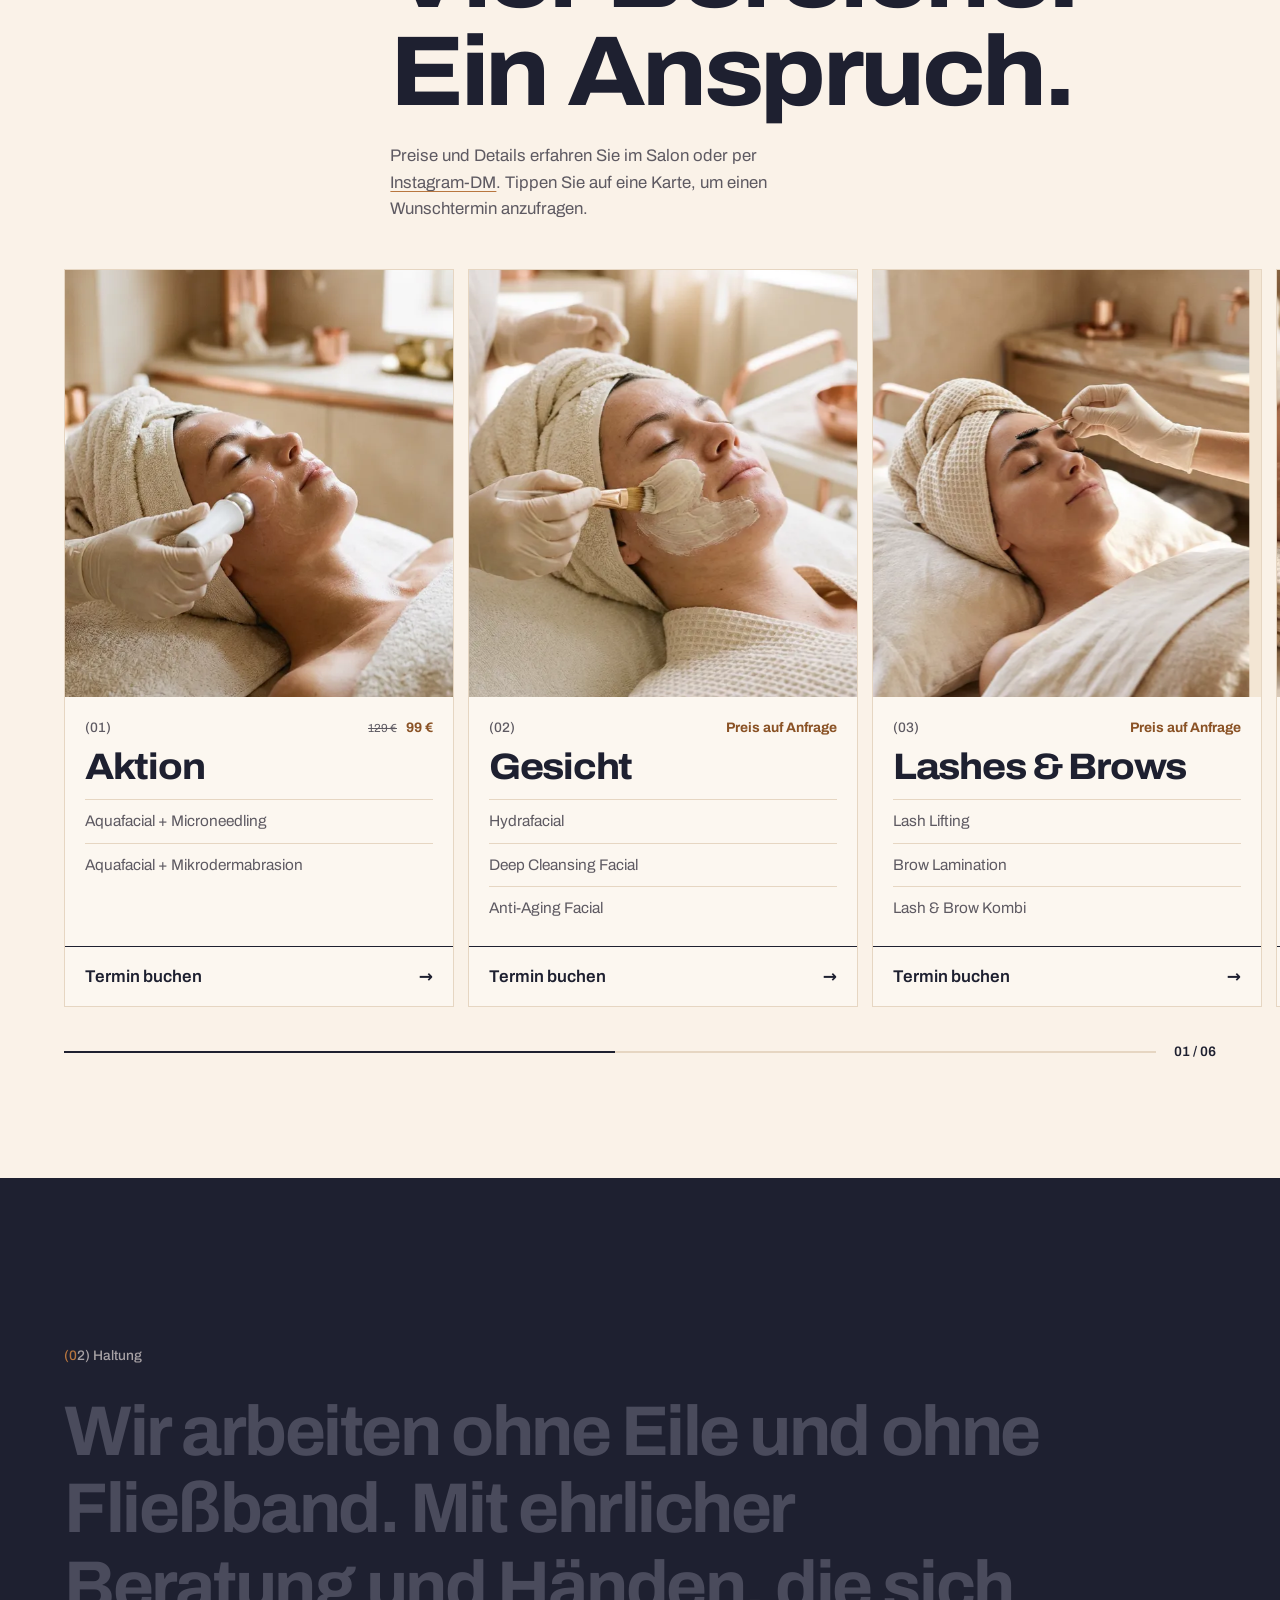
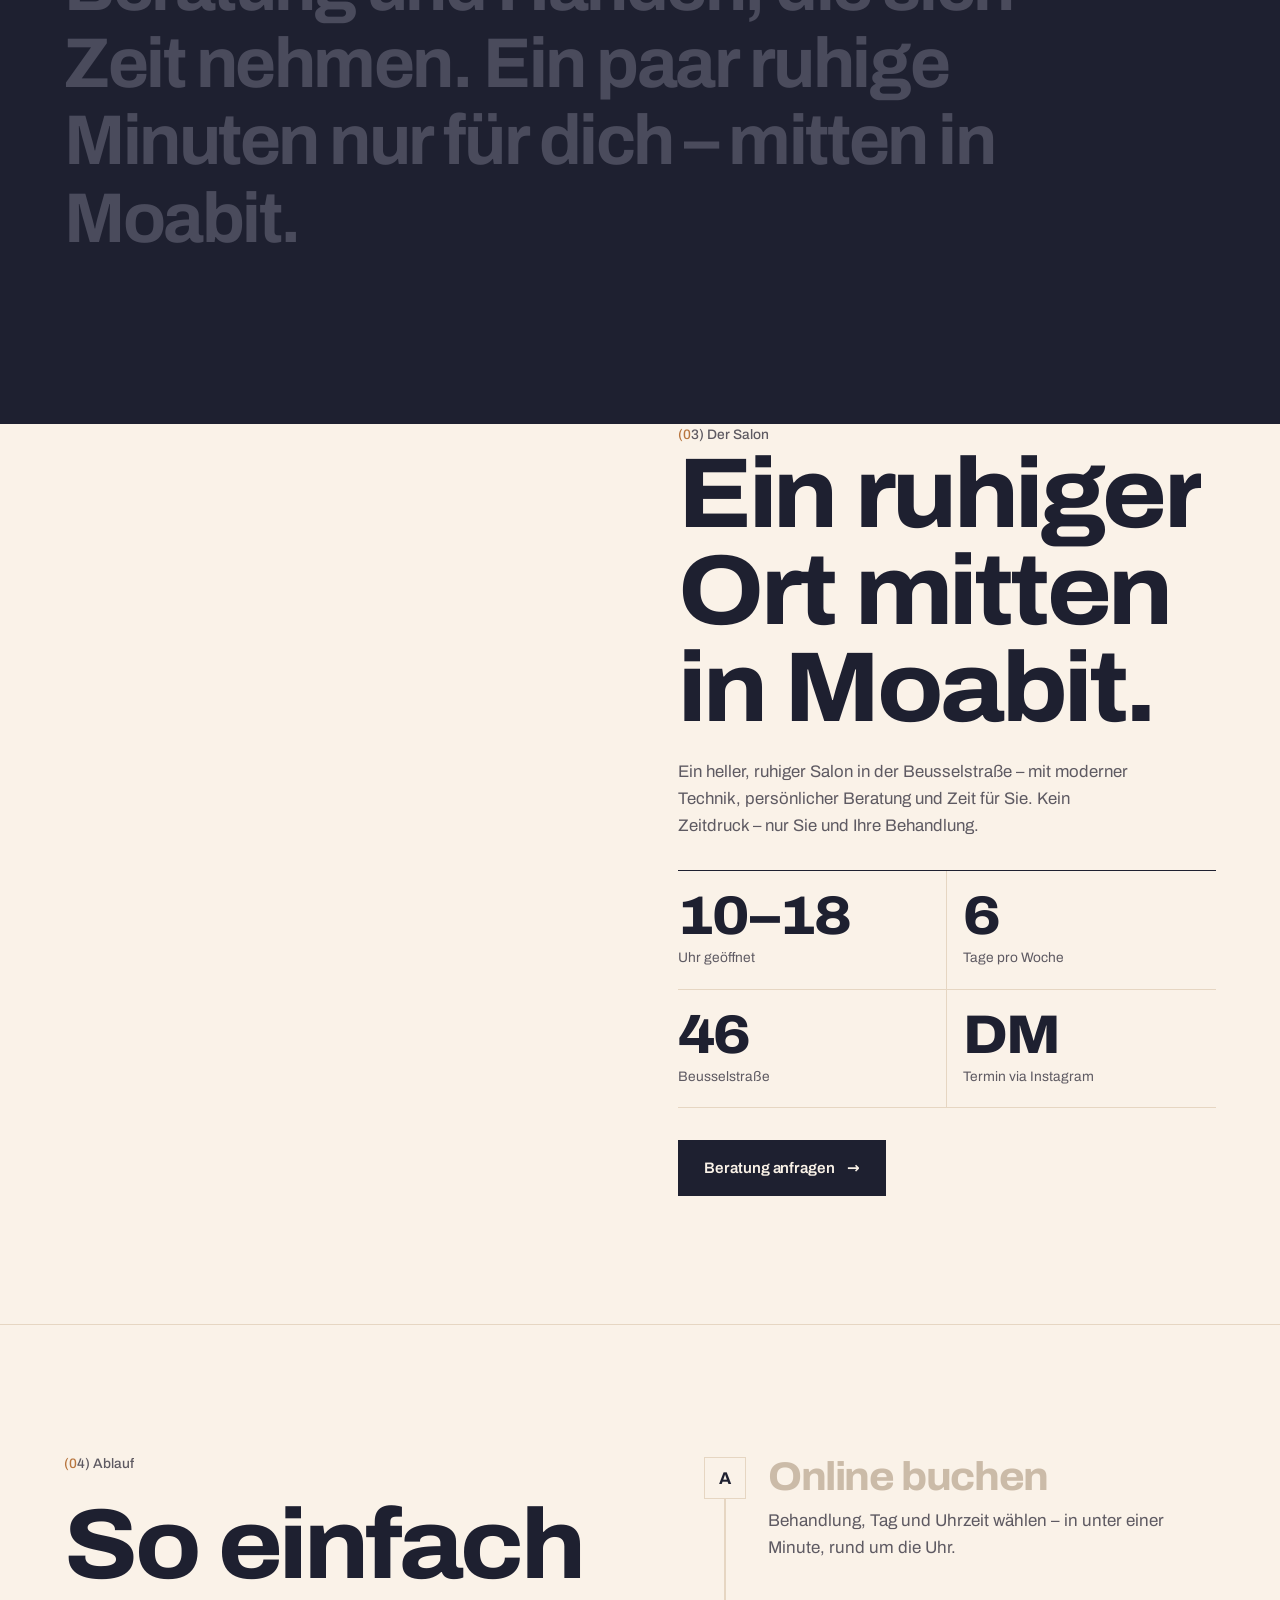
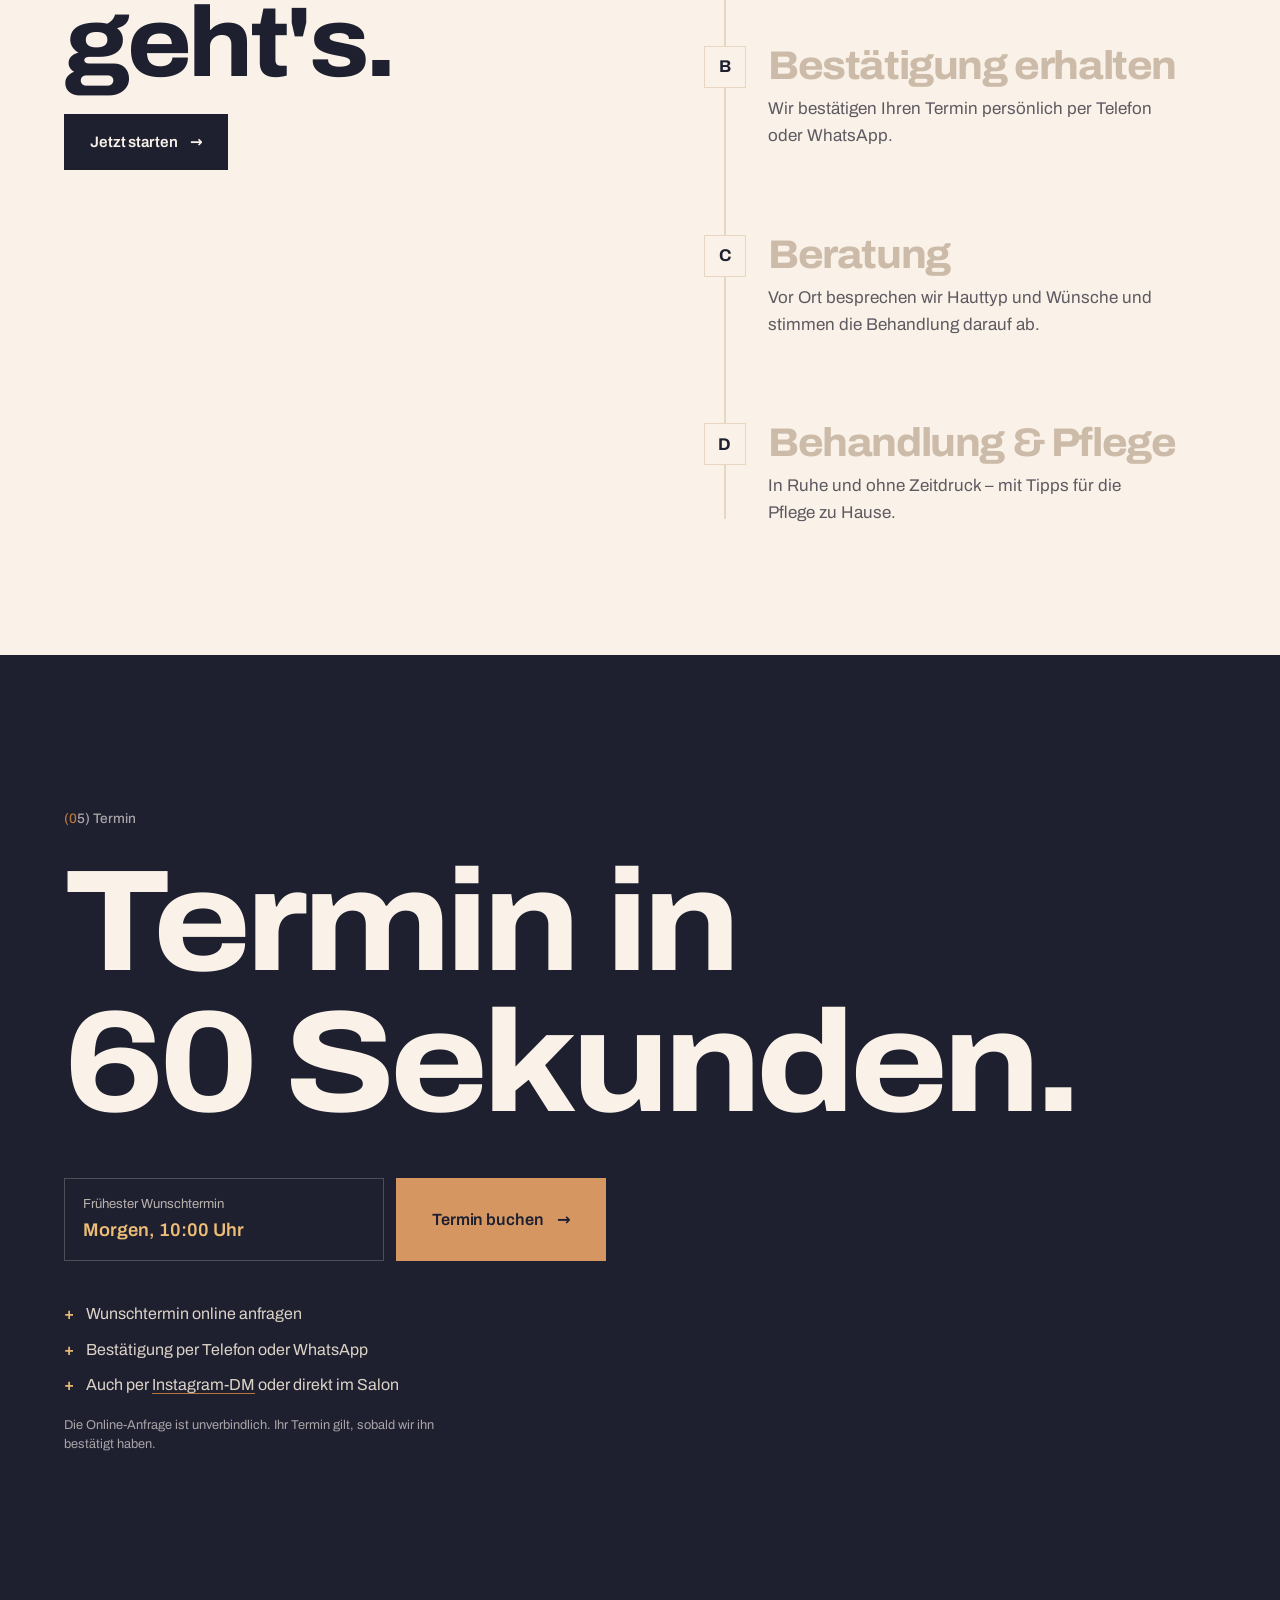
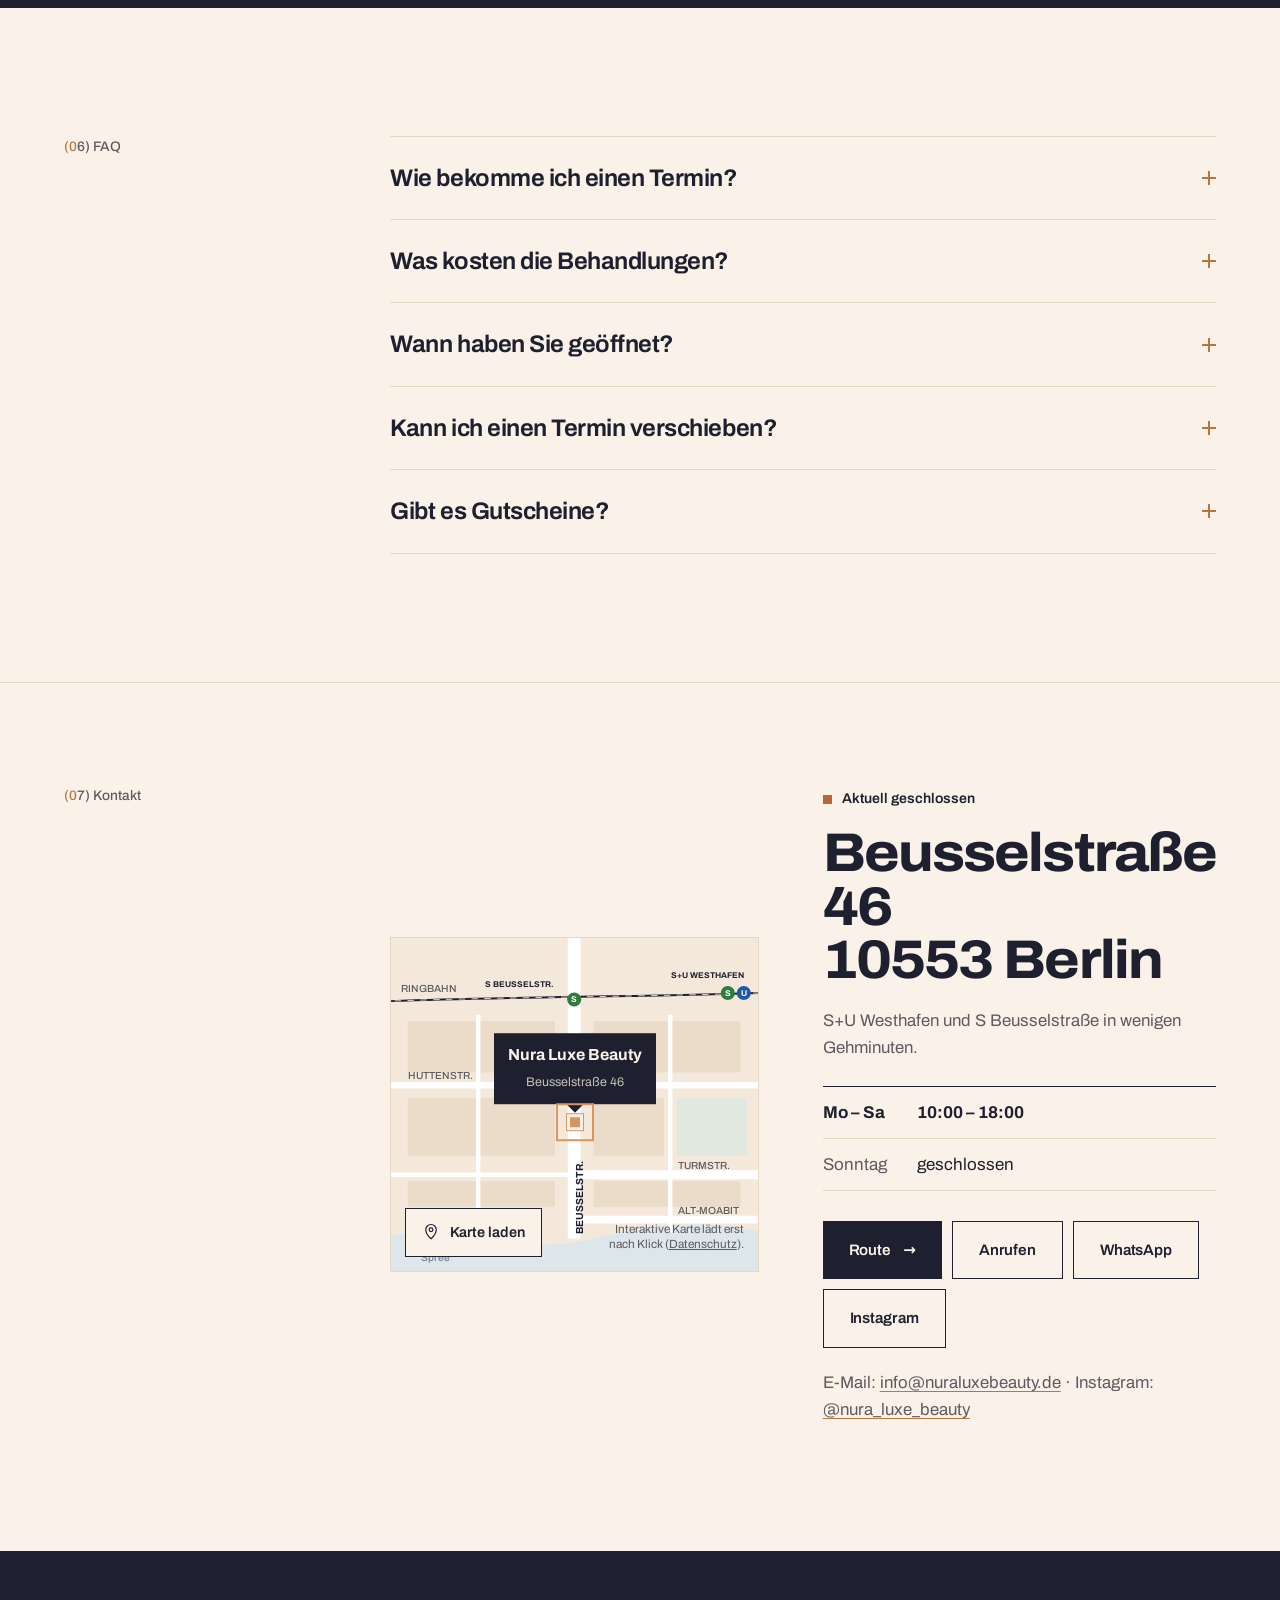
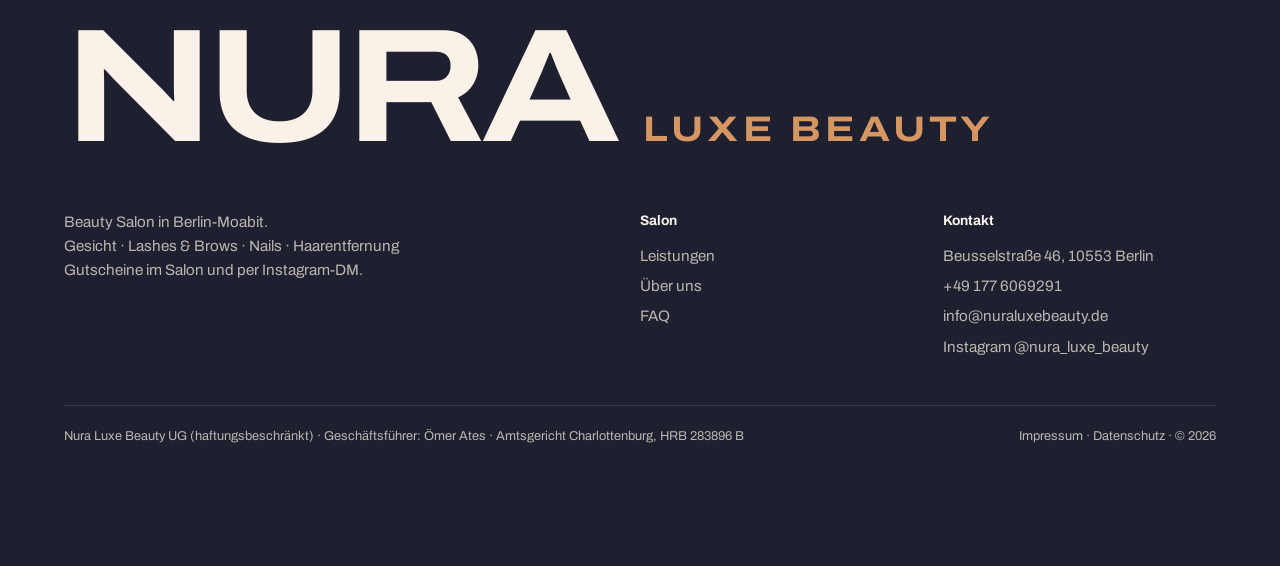
<file: modern/index.html>
<!DOCTYPE html>
<html lang="de">
<head>
<meta charset="utf-8">
<meta name="viewport" content="width=device-width, initial-scale=1, viewport-fit=cover">
<meta name="theme-color" content="#FAF2E8">
<meta property="og:type" content="website">
<meta property="og:title" content="Beauty Salon & Kosmetik in Berlin-Moabit | Nura Luxe Beauty">
<meta property="og:description" content="Kosmetikstudio in der Beusselstraße 46, Berlin-Moabit: Aquafacial, Lash Lifting, Nails und Laser-Haarentfernung. Mo–Sa 10–18 Uhr. Jetzt online Termin buchen.">
<meta property="og:url" content="https://nuraluxebeauty.de/">
<meta property="og:locale" content="de_DE"><meta property="og:site_name" content="Nura Luxe Beauty">
<meta property="og:image" content="https://nuraluxebeauty.de/og.jpg">
<meta property="og:image:width" content="1200"><meta property="og:image:height" content="630"><meta property="og:image:alt" content="Nura Luxe Beauty – Beauty Salon in der Beusselstraße 46, Berlin-Moabit">
<meta name="twitter:card" content="summary_large_image">
<meta name="referrer" content="strict-origin-when-cross-origin">
<meta name="format-detection" content="telephone=no">
<title>Beauty Salon & Kosmetik in Berlin-Moabit | Nura Luxe Beauty</title>
<meta name="description" content="Kosmetikstudio in der Beusselstraße 46, Berlin-Moabit: Aquafacial, Lash Lifting, Nails und Laser-Haarentfernung. Mo–Sa 10–18 Uhr. Jetzt online Termin buchen.">
<link rel="canonical" href="https://nuraluxebeauty.de/">
<meta name="robots" content="index, follow, max-image-preview:large, max-snippet:-1">
<meta name="geo.region" content="DE-BE"><meta name="geo.placename" content="Berlin-Moabit"><meta name="geo.position" content="52.532402;13.328089"><meta name="ICBM" content="52.532402, 13.328089">
<link rel="alternate" hreflang="de-DE" href="https://nuraluxebeauty.de/"><link rel="alternate" hreflang="x-default" href="https://nuraluxebeauty.de/">
<meta name="twitter:title" content="Beauty Salon & Kosmetik in Berlin-Moabit | Nura Luxe Beauty"><meta name="twitter:description" content="Kosmetikstudio in der Beusselstraße 46, Berlin-Moabit: Aquafacial, Lash Lifting, Nails und Laser-Haarentfernung. Mo–Sa 10–18 Uhr. Jetzt online Termin buchen."><meta name="twitter:image" content="https://nuraluxebeauty.de/og.jpg">

<link rel="preload" href="assets/fonts/archivo.woff2" as="font" type="font/woff2" crossorigin>
<link rel="stylesheet" href="assets/css/style.css?v=20261118">
<link rel="icon" href="favicon.svg" type="image/svg+xml">
<link rel="icon" href="favicon-32.png" type="image/png" sizes="32x32">
<link rel="apple-touch-icon" href="apple-touch-icon.png">
<script type="application/ld+json">{"@context":"https://schema.org","@graph":[{"@type":"WebSite","@id":"https://nuraluxebeauty.de/#website","url":"https://nuraluxebeauty.de/","name":"Nura Luxe Beauty","inLanguage":"de-DE","publisher":{"@id":"https://nuraluxebeauty.de/#salon"}},{"@type":"BeautySalon","@id":"https://nuraluxebeauty.de/#salon","name":"Nura Luxe Beauty","legalName":"Nura Luxe Beauty UG (haftungsbeschränkt)","description":"Kosmetikstudio und Beauty Salon in Berlin-Moabit: Gesichtsbehandlungen (Aquafacial, Microneedling, Mikrodermabrasion), Lash Lifting & Brow Lamination, Maniküre, Pediküre, Laser-Haarentfernung und Waxing.","url":"https://nuraluxebeauty.de/","image":"https://nuraluxebeauty.de/og.jpg","logo":"https://nuraluxebeauty.de/apple-touch-icon.png","telephone":"+49 177 6069291","email":"info@nuraluxebeauty.de","sameAs":["https://www.instagram.com/nura_luxe_beauty/"],"address":{"@type":"PostalAddress","streetAddress":"Beusselstraße 46","postalCode":"10553","addressLocality":"Berlin","addressRegion":"Berlin","addressCountry":"DE"},"geo":{"@type":"GeoCoordinates","latitude":52.532402,"longitude":13.328089},"hasMap":"https://www.google.com/maps/search/?api=1&query=Nura+Luxe+Beauty+Beusselstra%C3%9Fe+46+10553+Berlin","areaServed":[{"@type":"Place","name":"Moabit"},{"@type":"Place","name":"Berlin-Mitte"},{"@type":"Place","name":"Tiergarten"},{"@type":"Place","name":"Charlottenburg"},{"@type":"Place","name":"Berlin"}],"openingHoursSpecification":[{"@type":"OpeningHoursSpecification","dayOfWeek":["Monday","Tuesday","Wednesday","Thursday","Friday","Saturday"],"opens":"10:00","closes":"18:00"}],"currenciesAccepted":"EUR","identifier":"HRB 283896 B","potentialAction":{"@type":"ReserveAction","target":{"@type":"EntryPoint","urlTemplate":"https://nuraluxebeauty.de/#buchen","inLanguage":"de"},"result":{"@type":"Reservation","name":"Termin"}},"hasOfferCatalog":{"@type":"OfferCatalog","name":"Behandlungen","itemListElement":[{"@type":"OfferCatalog","name":"Aktion","itemListElement":[{"@type":"Offer","itemOffered":{"@type":"Service","name":"Aquafacial + Microneedling","category":"Aktion","provider":{"@id":"https://nuraluxebeauty.de/#salon"}},"price":"99.00","priceCurrency":"EUR","validThrough":"2026-12-31","description":"Aktionspreis statt 129 €"},{"@type":"Offer","itemOffered":{"@type":"Service","name":"Aquafacial + Mikrodermabrasion","category":"Aktion","provider":{"@id":"https://nuraluxebeauty.de/#salon"}},"price":"99.00","priceCurrency":"EUR","validThrough":"2026-12-31","description":"Aktionspreis statt 129 €"}]},{"@type":"OfferCatalog","name":"Gesicht","itemListElement":[{"@type":"Offer","itemOffered":{"@type":"Service","name":"Hydrafacial","category":"Gesicht","provider":{"@id":"https://nuraluxebeauty.de/#salon"}}},{"@type":"Offer","itemOffered":{"@type":"Service","name":"Deep Cleansing Facial","category":"Gesicht","provider":{"@id":"https://nuraluxebeauty.de/#salon"}}},{"@type":"Offer","itemOffered":{"@type":"Service","name":"Anti-Aging Facial","category":"Gesicht","provider":{"@id":"https://nuraluxebeauty.de/#salon"}}}]},{"@type":"OfferCatalog","name":"Lashes & Brows","itemListElement":[{"@type":"Offer","itemOffered":{"@type":"Service","name":"Lash Lifting","category":"Lashes & Brows","provider":{"@id":"https://nuraluxebeauty.de/#salon"}}},{"@type":"Offer","itemOffered":{"@type":"Service","name":"Brow Lamination","category":"Lashes & Brows","provider":{"@id":"https://nuraluxebeauty.de/#salon"}}},{"@type":"Offer","itemOffered":{"@type":"Service","name":"Lash & Brow Kombi","category":"Lashes & Brows","provider":{"@id":"https://nuraluxebeauty.de/#salon"}}}]},{"@type":"OfferCatalog","name":"Nails","itemListElement":[{"@type":"Offer","itemOffered":{"@type":"Service","name":"Maniküre","category":"Nails","provider":{"@id":"https://nuraluxebeauty.de/#salon"}}},{"@type":"Offer","itemOffered":{"@type":"Service","name":"Gel-Maniküre","category":"Nails","provider":{"@id":"https://nuraluxebeauty.de/#salon"}}},{"@type":"Offer","itemOffered":{"@type":"Service","name":"Pediküre","category":"Nails","provider":{"@id":"https://nuraluxebeauty.de/#salon"}}}]},{"@type":"OfferCatalog","name":"Haarentfernung","itemListElement":[{"@type":"Offer","itemOffered":{"@type":"Service","name":"Laser-Haarentfernung Achseln","category":"Haarentfernung","provider":{"@id":"https://nuraluxebeauty.de/#salon"}}},{"@type":"Offer","itemOffered":{"@type":"Service","name":"Laser-Haarentfernung Beine komplett","category":"Haarentfernung","provider":{"@id":"https://nuraluxebeauty.de/#salon"}}},{"@type":"Offer","itemOffered":{"@type":"Service","name":"Waxing Gesicht","category":"Haarentfernung","provider":{"@id":"https://nuraluxebeauty.de/#salon"}}}]},{"@type":"OfferCatalog","name":"Beratung","itemListElement":[{"@type":"Offer","itemOffered":{"@type":"Service","name":"Hautanalyse & Beratung","category":"Beratung","provider":{"@id":"https://nuraluxebeauty.de/#salon"}},"price":"0","priceCurrency":"EUR"}]}]}},{"@type":"FAQPage","@id":"https://nuraluxebeauty.de/#faq","mainEntity":[{"@type":"Question","name":"Wie bekomme ich einen Termin?","acceptedAnswer":{"@type":"Answer","text":"Online über „Termin buchen“, per Instagram-DM an @nura_luxe_beauty oder direkt im Salon. Online-Anfragen bestätigen wir zeitnah per Telefon oder WhatsApp."}},{"@type":"Question","name":"Was kosten die Behandlungen?","acceptedAnswer":{"@type":"Answer","text":"Die aktuellen Preise erfahren Sie im Salon oder per Instagram-DM. Aktionspreise stehen hier auf der Seite."}},{"@type":"Question","name":"Wann haben Sie geöffnet?","acceptedAnswer":{"@type":"Answer","text":"Montag bis Samstag von 10:00 bis 18:00 Uhr. Sonntag ist geschlossen."}},{"@type":"Question","name":"Kann ich einen Termin verschieben?","acceptedAnswer":{"@type":"Answer","text":"Natürlich – bitte geben Sie uns so früh wie möglich Bescheid, telefonisch, per WhatsApp oder per Instagram-DM."}},{"@type":"Question","name":"Gibt es Gutscheine?","acceptedAnswer":{"@type":"Answer","text":"Ja – Gutscheine erhalten Sie direkt im Salon oder per Instagram-DM. Ein schönes Geschenk: eine Pause zum Verschenken."}}]}]}</script>
</head>
<body class="lock">
<a class="skip" href="#leistungen">Zum Inhalt springen</a>

<div class="pre" id="pre"><div class="pre-num" id="preNum">0</div><div class="pre-line"><i id="preBar"></i></div><div class="pre-word">NURA <span>LUXE BEAUTY</span></div></div>

<header class="hdr" id="hdr">
  <div class="wrap">
    <a href="#home" class="logo" aria-label="Nura Luxe Beauty – Startseite"><b>NURA</b><span>LUXE BEAUTY</span></a>
    <nav class="nlinks"><a href="#leistungen">Leistungen</a><a href="#about">Salon</a><a href="#ablauf">Ablauf</a><a href="#faq">FAQ</a><a href="#kontakt">Kontakt</a></nav>
    <button class="btn btn-ink hdr-cta" data-open>Termin buchen</button>
    <button class="mini" data-open>Buchen</button>
  </div>
</header>

<!-- HERO -->
<section class="hero" id="home">
  <div class="stage">
    <div class="hhead" id="hhead">
      <div class="wrap">
        <h1 class="hbig"><span class="ln"><span>Zeit für dich.</span></span><span class="ln"><span>Mitten in</span></span><span class="ln"><span>Moabit.</span></span></h1>
        <div class="hmeta"><span>Beauty Salon<br>Berlin-Moabit</span><span class="live"><i></i><b id="heroSlot">Termine online</b></span></div>
      </div>
    </div>
    <div class="hmedia" id="hmedia"><div class="himg" id="himg"></div>
      <video id="hv" muted loop playsinline preload="none" aria-hidden="true" disablepictureinpicture></video>
      <div class="hshade" id="hshade"></div></div>
    <div class="hcopy" id="hcopy"><div class="wrap">
      <p class="tag">(Beusselstraße 46, 10553 Berlin)</p>
      <h2 class="hcopy-h">Behandlungen mit<br>Ruhe und Präzision.</h2>
      <div class="cta"><button class="btn btn-white" data-open>Termin buchen <span class="ar">→</span></button><a href="#leistungen" class="btn btn-ghost">Behandlungen</a></div>
    </div></div>
    <div class="hcount" id="hcount"><span>Scrollen</span><b id="hpct">00</b></div>
  </div>
</section>

<!-- MARQUEE -->
<div class="mq" aria-hidden="true"><div class="mq-row" id="mq1"></div></div>

<!-- AKTION -->
<section class="promo" id="promo">
  <div class="wrap pgrid">
    <div><span class="idx rv">(★) Aktion · gültig bis 31.12.2026</span><h2 class="split">Aquafacial-Kombi.<br>99 statt 129 €.</h2></div>
    <div class="rv d1"><ul class="plist"><li><span>Aquafacial + Microneedling</span><b><s>129 €</s> 99 €</b></li><li><span>Aquafacial + Mikrodermabrasion</span><b><s>129 €</s> 99 €</b></li></ul>
    <button class="btn btn-coral" data-open="Aktion">Aktion buchen <span class="ar">→</span></button>
    <p class="fine">Aktionspreise gültig bis 31.12.2026, solange Termine verfügbar. Nicht mit anderen Aktionen kombinierbar. Preise in Euro inkl. MwSt.</p></div>
  </div>
</section>

<!-- SERVICES -->
<section class="svc" id="leistungen">
  <div class="wrap sec-head">
    <span class="idx rv">(01) Leistungen</span>
    <div><h2 class="split">Vier Bereiche.<br>Ein Anspruch.</h2>
    <p class="rv d1">Preise und Details erfahren Sie im Salon oder per <a data-ig href="https://www.instagram.com/nura_luxe_beauty" target="_blank" rel="noopener" class="ul">Instagram-DM</a>. Tippen Sie auf eine Karte, um einen Wunschtermin anzufragen.</p></div>
  </div>
  <div class="cards" id="cards"></div>
  <div class="wrap cbar"><div class="cprog"><i id="cprog"></i></div><span id="ccount">01 / 06</span></div>
</section>

<!-- STATEMENT -->
<section class="stmt">
  <div class="wrap">
    <span class="idx">(02) Haltung</span>
    <p id="stmt">Wir arbeiten ohne Eile und ohne Fließband. Mit ehrlicher Beratung und Händen, die sich Zeit nehmen. Ein paar ruhige Minuten nur für dich – mitten in Moabit.</p>
  </div>
</section>

<!-- ABOUT -->
<section class="about" id="about">
  <div class="agrid">
    <div class="amedia" id="amedia"><div class="ai" id="ai"></div><span class="acap">Salon · Beusselstraße 46</span></div>
    <div class="atext">
      <span class="idx rv">(03) Der Salon</span>
      <h2 class="split">Ein ruhiger Ort mitten in Moabit.</h2>
      <p class="rv d1">Ein heller, ruhiger Salon in der Beusselstraße – mit moderner Technik, persönlicher Beratung und Zeit für Sie. Kein Zeitdruck – nur Sie und Ihre Behandlung.</p>
      <div class="facts rv d2">
        <div><b>10–18</b><span>Uhr geöffnet</span></div>
        <div><b data-count="6">0</b><span>Tage pro Woche</span></div>
        <div><b>46</b><span>Beusselstraße</span></div>
        <div><b>DM</b><span>Termin via Instagram</span></div>
      </div>
      <button class="btn btn-ink rv d3" data-open="Beratung">Beratung anfragen <span class="ar">→</span></button>
    </div>
  </div>
</section>

<!-- PROCESS -->
<section class="proc" id="ablauf">
  <div class="wrap pgrid">
    <div class="psticky"><span class="idx">(04) Ablauf</span><h2 class="split">So einfach geht's.</h2><button class="btn btn-ink" data-open>Jetzt starten <span class="ar">→</span></button></div>
    <ol class="steps" id="steps">
      <li><span class="sn">A</span><div><h3>Online buchen</h3><p>Behandlung, Tag und Uhrzeit wählen – in unter einer Minute, rund um die Uhr.</p></div></li>
      <li><span class="sn">B</span><div><h3>Bestätigung erhalten</h3><p>Wir bestätigen Ihren Termin persönlich per Telefon oder WhatsApp.</p></div></li>
      <li><span class="sn">C</span><div><h3>Beratung</h3><p>Vor Ort besprechen wir Hauttyp und Wünsche und stimmen die Behandlung darauf ab.</p></div></li>
      <li><span class="sn">D</span><div><h3>Behandlung &amp; Pflege</h3><p>In Ruhe und ohne Zeitdruck – mit Tipps für die Pflege zu Hause.</p></div></li>
      <i class="sline"><i id="sfill"></i></i>
    </ol>
  </div>
</section>

<!-- BOOK -->
<section class="book" id="buchen">
  <div class="wrap">
    <span class="idx">(05) Termin</span>
    <h2 class="split">Termin in<br>60 Sekunden.</h2>
    <div class="brow">
      <div class="bslot rv"><span>Frühester Wunschtermin</span><b id="nextSlot">wird berechnet …</b></div>
      <button class="btn btn-coral rv d1" data-open>Termin buchen <span class="ar">→</span></button>
    </div>
    <ul class="perks rv d2"><li>Wunschtermin online anfragen</li><li>Bestätigung per Telefon oder WhatsApp</li><li>Auch per <a data-ig href="https://www.instagram.com/nura_luxe_beauty" target="_blank" rel="noopener" class="ul">Instagram-DM</a> oder direkt im Salon</li></ul>
    <p class="fine rv d2">Die Online-Anfrage ist unverbindlich. Ihr Termin gilt, sobald wir ihn bestätigt haben.</p>
  </div>
</section>

<!-- FAQ -->
<section class="faq" id="faq">
  <div class="wrap sec-head">
    <span class="idx rv">(06) FAQ</span>
    <div class="rv">
      <details><summary>Wie bekomme ich einen Termin?</summary><div class="ans"><p>Online über „Termin buchen“, per <a data-ig href="https://www.instagram.com/nura_luxe_beauty" target="_blank" rel="noopener" class="ul">Instagram-DM an @nura_luxe_beauty</a> oder direkt im Salon. Online-Anfragen bestätigen wir zeitnah per Telefon oder WhatsApp.</p></div></details>
      <details><summary>Was kosten die Behandlungen?</summary><div class="ans"><p>Die aktuellen Preise erfahren Sie im Salon oder per Instagram-DM. Aktionspreise stehen hier auf der Seite.</p></div></details>
      <details><summary>Wann haben Sie geöffnet?</summary><div class="ans"><p>Montag bis Samstag von 10:00 bis 18:00 Uhr. Sonntag ist geschlossen.</p></div></details>
      <details><summary>Kann ich einen Termin verschieben?</summary><div class="ans"><p>Natürlich – bitte geben Sie uns so früh wie möglich Bescheid, telefonisch, per WhatsApp oder per Instagram-DM.</p></div></details>
      <details><summary>Gibt es Gutscheine?</summary><div class="ans"><p>Ja – Gutscheine erhalten Sie direkt im Salon oder per Instagram-DM. Ein schönes Geschenk: eine Pause zum Verschenken.</p></div></details>
    </div>
  </div>
</section>

<!-- CONTACT -->
<section class="contact" id="kontakt">
  <div class="wrap sec-head">
    <span class="idx rv">(07) Kontakt</span>
    <div class="cgrid">
      <div class="map rv" id="map">
        <svg viewBox="0 0 600 520" preserveAspectRatio="xMidYMid slice" aria-hidden="true">
          <rect width="600" height="520" fill="#F3E8DA"/>
          <g fill="#EADCC9"><rect x="40" y="130" width="230" height="80"/><rect x="330" y="130" width="230" height="80"/><rect x="40" y="250" width="230" height="90"/><rect x="330" y="250" width="110" height="90"/><rect x="330" y="380" width="230" height="40"/><rect x="40" y="380" width="230" height="40"/></g>
          <rect x="460" y="250" width="110" height="90" fill="#E1E8DF"/>
          <path d="M-20 470 C120 440 220 500 330 470 S520 440 640 470 L640 540 L-20 540Z" fill="#DDE6EA"/>
          <g stroke="#fff" fill="none"><path d="M-20 230 H640" stroke-width="10"/><path d="M300 370 H640" stroke-width="14"/><path d="M300 440 H640" stroke-width="12"/><path d="M-20 370 H300" stroke-width="7"/><path d="M450 120 V460" stroke-width="7"/><path d="M150 120 V460" stroke-width="7"/><path d="M300 -20 V470" stroke-width="20"/></g>
          <path d="M-20 100 C150 92 450 92 640 84" stroke="#1E2030" stroke-width="3" fill="none"/>
          <path d="M-20 100 C150 92 450 92 640 84" stroke="#F3E8DA" stroke-width="1.4" stroke-dasharray="10 10" fill="none"/>
          <g font-family="Archivo, sans-serif" font-size="16" fill="#5E5A60" font-weight="500">
            <text x="314" y="462" transform="rotate(-90 314 462)" font-weight="700" fill="#1E2030">BEUSSELSTR.</text>
            <text x="40" y="221">HUTTENSTR.</text><text x="462" y="361">TURMSTR.</text><text x="462" y="431">ALT-MOABIT</text><text x="60" y="505" fill="#6A8590">Spree</text><text x="30" y="84">RINGBAHN</text>
          </g>
          <g font-family="Archivo, sans-serif" font-size="13" font-weight="700"><circle cx="300" cy="96" r="11" fill="#2E7D3E"/><text x="295.5" y="100.5" fill="#fff">S</text><text x="160" y="76" fill="#1E2030">S BEUSSELSTR.</text>
            <circle cx="540" cy="86" r="11" fill="#2E7D3E"/><text x="535.5" y="90.5" fill="#fff">S</text><circle cx="565" cy="86" r="11" fill="#1D5BA8"/><text x="560" y="90.5" fill="#fff">U</text><text x="452" y="62" fill="#1E2030">S+U WESTHAFEN</text></g>
        </svg>
        <div class="pinw"><div class="plab"><b>Nura Luxe Beauty</b><span>Beusselstraße 46</span></div><div class="pin"></div></div>
        <a class="mapload" id="mapLoad" href="https://www.google.com/maps/search/?api=1&query=Beusselstra%C3%9Fe+46+10553+Berlin"><svg viewBox="0 0 24 24" width="18" height="18" fill="none" stroke="currentColor" stroke-width="1.6"><path d="M12 21s7-6.2 7-12a7 7 0 00-14 0c0 5.8 7 12 7 12z"/><circle cx="12" cy="9" r="2.5"/></svg>Karte laden</a>
        <span class="mapnote">Interaktive Karte lädt erst nach Klick (<a href="/datenschutz" style="text-decoration:underline">Datenschutz</a>).</span>
      </div>
      <div class="cinfo">
        <span class="openn rv" id="openN">Öffnungszeiten</span>
        <h3 class="rv">Beusselstraße 46<br>10553 Berlin</h3>
        <p class="rv">S+U Westhafen und S Beusselstraße in wenigen Gehminuten.</p>
        <dl class="hours rv" id="hours"><dt data-d="1">Mo – Sa</dt><dd data-d="1">10:00 – 18:00</dd><dt data-d="0">Sonntag</dt><dd data-d="0">geschlossen</dd></dl>
        <div class="cbtns rv"><a class="btn btn-ink" href="https://www.google.com/maps/search/?api=1&query=Beusselstra%C3%9Fe+46+10553+Berlin">Route <span class="ar">→</span></a><a class="btn btn-line" id="callBtn" href="#">Anrufen</a><a class="btn btn-line" id="waC" href="#" target="_blank" rel="noopener">WhatsApp</a><a class="btn btn-line" data-ig href="https://www.instagram.com/nura_luxe_beauty" target="_blank" rel="noopener">Instagram</a></div>
        <p class="rv cmail">E-Mail: <a href="mailto:info@nuraluxebeauty.de" class="ul">info@nuraluxebeauty.de</a> · Instagram: <a data-ig href="https://www.instagram.com/nura_luxe_beauty" target="_blank" rel="noopener" class="ul">@nura_luxe_beauty</a></p>
      </div>
    </div>
  </div>
</section>

<footer>
  <div class="wrap">
    <div class="fword"><b>NURA</b><span>LUXE BEAUTY</span></div>
    <div class="fcols">
      <div><p>Beauty Salon in Berlin-Moabit.<br>Gesicht · Lashes &amp; Brows · Nails · Haarentfernung<br>Gutscheine im Salon und per Instagram-DM.</p></div>
      <div><h4>Salon</h4><a href="#leistungen">Leistungen</a><a href="#about">Über uns</a><a href="#faq">FAQ</a></div>
      <div><h4>Kontakt</h4><span>Beusselstraße 46, 10553 Berlin</span><a id="tTel" href="#"></a><a id="tMail" href="#"></a><a data-ig href="https://www.instagram.com/nura_luxe_beauty" target="_blank" rel="noopener">Instagram @nura_luxe_beauty</a></div>
    </div>
    <div class="legal"><span>Nura Luxe Beauty UG (haftungsbeschränkt) · Geschäftsführer: Ömer Ates · Amtsgericht Charlottenburg, HRB 283896 B</span><span><a href="/impressum">Impressum</a> · <a href="/datenschutz">Datenschutz</a> · © <span id="yr"></span></span></div>
  </div>
</footer>

<!-- TAB BAR -->
<nav class="tabbar" id="tabbar">
  <a href="#home" data-t="home"><svg viewBox="0 0 24 24"><path d="M4 11l8-6 8 6v9h-5v-6H9v6H4z"/></svg>Start</a>
  <a href="#leistungen" data-t="leistungen"><svg viewBox="0 0 24 24"><rect x="4" y="4" width="7" height="7"/><rect x="13" y="4" width="7" height="7"/><rect x="4" y="13" width="7" height="7"/><rect x="13" y="13" width="7" height="7"/></svg>Leistungen</a>
  <button class="bk" data-open><span class="sq"><svg viewBox="0 0 24 24"><path d="M12 5v14M5 12h14"/></svg></span>Buchen</button>
  <a href="#about" data-t="about"><svg viewBox="0 0 24 24"><circle cx="12" cy="9" r="4"/><path d="M4 21c1.5-4 4.5-6 8-6s6.5 2 8 6"/></svg>Salon</a>
  <a href="#kontakt" data-t="kontakt"><svg viewBox="0 0 24 24"><path d="M12 21s7-6.2 7-12a7 7 0 00-14 0c0 5.8 7 12 7 12z"/><circle cx="12" cy="9" r="2.5"/></svg>Kontakt</a>
</nav>

<!-- BOOKING SHEET -->
<div class="sbg" id="sbg"></div>
<div class="sheet" id="sheet" role="dialog" aria-modal="true" aria-label="Termin buchen">
  <div class="sh-head" id="shHead"><div class="grab"></div><div class="sh-top"><span id="stepL">Schritt 1 / 4</span><button class="sh-x" id="shX" aria-label="Schließen">×</button></div><div class="prog"><i id="prog"></i></div></div>
  <div class="sh-body" id="shBody">
    <div class="pane on" data-p="0"><h3>Behandlung wählen</h3><div class="chips" id="chips"></div><div class="tlist" id="tlist"></div></div>
    <div class="pane" data-p="1"><h3>Datum &amp; Uhrzeit</h3><div class="mlabel" id="mLabel"></div><div class="dstrip" id="dstrip"></div><div id="slotWrap"></div></div>
    <div class="pane" data-p="2"><h3>Ihre Kontaktdaten</h3>
      <div class="fgrid">
        <div class="field"><input id="fName" placeholder=" " autocomplete="name" maxlength="80" required><label for="fName">Vor- und Nachname *</label></div>
        <div class="field"><input id="fTel" type="tel" inputmode="tel" placeholder=" " autocomplete="tel" maxlength="30" required><label for="fTel">Telefon / WhatsApp *</label></div>
        <div class="field full"><input id="fMail" type="email" inputmode="email" placeholder=" " autocomplete="email" maxlength="120"><label for="fMail">E-Mail (optional)</label></div>
        <div class="field full"><textarea id="fMsg" placeholder=" " maxlength="500"></textarea><label for="fMsg">Hinweise, z. B. Allergien (optional)</label></div>
      </div>
      <div class="hp" aria-hidden="true"><label>Website<input id="fWeb" tabindex="-1" autocomplete="off"></label></div>
            <label class="tog"><input type="checkbox" id="fOk"><span>Ich willige ein, dass meine Angaben zur Bearbeitung der Terminanfrage verarbeitet werden (<a href="/datenschutz" target="_blank" rel="noopener" style="text-decoration:underline">Datenschutzerklärung</a>). *</span></label>
      <div class="err" id="err"></div>
    </div>
    <div class="pane" data-p="3"><h3>Übersicht</h3><div class="recap" id="recap"></div><div id="captcha" class="cap"></div><div class="err" id="err3"></div></div>
    <div class="pane done" data-p="4">
      <svg class="check" viewBox="0 0 92 92" fill="none" stroke="#B8763F" stroke-width="2"><rect x="4" y="4" width="84" height="84"/><path d="M28 47l12 12 24-26"/></svg>
      <h3 id="doneH">Fast geschafft.</h3><p id="doneP"></p><div class="recap" id="recap2"></div>
      <div class="btns"><a class="btn btn-ink" id="waBtn" href="#">Per WhatsApp senden <span class="ar">→</span></a><a class="btn btn-line" id="gcBtn" href="#">In Google Kalender</a></div>
    </div>
  </div>
  <div class="sh-foot" id="shFoot"><button class="sh-back" id="back" aria-label="Zurück">←</button><div class="sh-sum" id="sum"><b>Behandlung wählen</b><span>4 Schritte zum Termin</span></div><button class="btn btn-ink sh-next" id="next" disabled>Weiter</button></div>
</div>

<script src="assets/js/app.js?v=20261125" defer></script>
</body>
</html>
</file>
<file: editorial/assets/css/style.css>
@font-face{font-family:"Newsreader";font-style:normal;font-display:swap;font-weight:200 800;src:url(../fonts/newsreader.woff2) format("woff2")}
@font-face{font-family:"Newsreader";font-style:italic;font-display:swap;font-weight:200 800;src:url(../fonts/newsreader-italic.woff2) format("woff2")}
@font-face{font-family:"Jost";font-style:normal;font-display:swap;font-weight:400;src:url(../fonts/jost-400.woff2) format("woff2")}
@font-face{font-family:"Jost";font-style:normal;font-display:swap;font-weight:500;src:url(../fonts/jost-500.woff2) format("woff2")}
@font-face{font-family:"Jost";font-style:normal;font-display:swap;font-weight:600;src:url(../fonts/jost-600.woff2) format("woff2")}

:root{--ivory:#F5F1EA;--pearl:#ECE4D8;--noir:#100E0D;--noir2:#1B1816;--rose:#C08A82;--champ:#D8B894;--mute:#71665E;
--serif:"Newsreader",Georgia,serif;--sans:"Jost",system-ui,sans-serif;--ease:cubic-bezier(.19,1,.22,1);--io:cubic-bezier(.76,0,.24,1);
--sb:env(safe-area-inset-bottom,0px)}
*{box-sizing:border-box;margin:0;padding:0;-webkit-tap-highlight-color:transparent}
html{scroll-behavior:smooth}
body{font-family:var(--sans);background:var(--ivory);color:var(--noir);font-size:16px;line-height:1.6;font-weight:400;-webkit-font-smoothing:antialiased;overflow-x:hidden}
body.lock{overflow:hidden}
a{color:inherit;text-decoration:none}
button{font:inherit;color:inherit;background:none;border:0;cursor:pointer}
img{display:block;max-width:100%}
.wrap{width:min(1240px,90vw);margin-inline:auto}
.kick{font-size:.68rem;letter-spacing:.34em;text-transform:uppercase;font-weight:500;color:var(--rose)}
h2,h3{font-family:var(--serif);font-weight:400;line-height:1;letter-spacing:-.02em}
h2{font-size:clamp(2.6rem,8.5vw,5.6rem);margin-top:16px}
em{font-style:italic}
section{position:relative}
.chrome{background:linear-gradient(100deg,#7d5a4c 0%,#c99e86 20%,#f3dcc6 38%,#fffaf3 50%,#dcb59f 62%,#8e6a5b 80%,#c99e86 100%);background-size:250% 100%;-webkit-background-clip:text;background-clip:text;color:transparent;animation:chrome 7s ease-in-out infinite}
@keyframes chrome{0%,100%{background-position:100% 0}50%{background-position:0 0}}

/* BUTTONS (eckig + Farbanimation) */
.btn{position:relative;display:inline-flex;align-items:center;justify-content:center;gap:.9em;padding:1.2em 2.1em;font-size:.72rem;font-weight:600;letter-spacing:.22em;text-transform:uppercase;overflow:hidden;isolation:isolate;transition:color .5s var(--ease),transform .3s}
.btn:active{transform:scale(.97)}
.btn::before{content:"";position:absolute;inset:0;z-index:-1;transform:scaleY(0);transform-origin:bottom;transition:transform .6s var(--ease)}
.btn:hover::before{transform:scaleY(1)}
.btn-chrome{color:var(--noir);background:linear-gradient(100deg,#b88e78,#e8cdb6 30%,#fff6ec 50%,#e2c1aa 70%,#b88e78);background-size:250% 100%;animation:chrome 5s ease-in-out infinite}
.btn-chrome::before{background:var(--noir)}.btn-chrome:hover{color:var(--ivory)}
.btn-noir{background:var(--noir);color:var(--ivory)}
.btn-noir::before{background:var(--rose)}
.btn-line{border:1px solid currentColor}
.btn-line::before{background:var(--noir)}.btn-line:hover{color:var(--ivory)}
.on-dark .btn-line::before{background:var(--ivory)}.on-dark .btn-line:hover{color:var(--noir)}
.btn .ar{transition:transform .5s var(--ease)}.btn:hover .ar{transform:translateX(5px)}

/* PRELOADER */
.pre{position:fixed;inset:0;z-index:300;pointer-events:none}
.pre-h{position:absolute;left:0;right:0;height:50.5%;background:var(--noir);transition:transform 1.1s var(--io)}
.pre-h.t{top:0}.pre-h.b{bottom:0}
.pre.out .pre-h.t{transform:translateY(-100%)}.pre.out .pre-h.b{transform:translateY(100%)}
.pre-in{position:absolute;inset:0;display:grid;place-items:center;color:var(--ivory);transition:opacity .4s}
.pre.out .pre-in{opacity:0}
.pre-name{font-family:var(--serif);font-size:clamp(2.4rem,11vw,4.5rem);letter-spacing:-.02em}
.pre-name i{font-style:italic}
.pre-cnt{position:absolute;bottom:calc(30px + var(--sb));right:6vw;font-family:var(--serif);font-size:clamp(3rem,16vw,7rem);line-height:1;font-variant-numeric:tabular-nums}
.pre-bar{position:absolute;bottom:calc(30px + var(--sb));left:6vw;width:30vw;height:1px;background:rgba(245,241,234,.2)}
.pre-bar i{position:absolute;inset:0;background:var(--champ);transform-origin:left;transform:scaleX(var(--p,0))}

/* HEADER */
.hdr{position:fixed;inset:0 0 auto;z-index:90;padding:20px 0;transition:background .5s,padding .5s,color .5s,box-shadow .5s;color:var(--noir)}
.hdr.light{color:var(--ivory)}
.hdr.solid{background:rgba(245,241,234,.78);backdrop-filter:blur(18px) saturate(1.4);-webkit-backdrop-filter:blur(18px) saturate(1.4);padding:12px 0;color:var(--noir);box-shadow:0 1px 0 rgba(16,14,13,.06)}
.hdr .wrap{display:flex;align-items:center;justify-content:space-between}
.logo{font-family:var(--serif);font-size:1.55rem;letter-spacing:-.01em}
.logo i{font-style:italic}
.nlinks{display:flex;gap:36px;font-size:.72rem;letter-spacing:.2em;text-transform:uppercase}
.nlinks a{position:relative}
.nlinks a::after{content:"";position:absolute;left:0;bottom:-4px;width:100%;height:1px;background:currentColor;transform:scaleX(0);transform-origin:right;transition:transform .5s var(--ease)}
.nlinks a:hover::after{transform:scaleX(1);transform-origin:left}
.hdr .btn{padding:1em 1.6em}
.hdr .mini{display:none;font-size:.66rem;letter-spacing:.24em;text-transform:uppercase;font-weight:500;border-bottom:1px solid currentColor;padding-bottom:2px}
@media(max-width:900px){.nlinks,.hdr .btn{display:none}.hdr .mini{display:block}}

/* HERO (pinned scroll scene) */
.hero{height:250vh;background:var(--ivory)}
.stage{position:sticky;top:0;height:100vh;height:100svh;overflow:hidden}
.hwrap{position:absolute;inset:0;transform:scale(.7);opacity:0;transition:transform 1.6s var(--io),opacity 1s}
.ready .hwrap{transform:none;opacity:1}
.hmedia{position:absolute;inset:0;clip-path:inset(24% 16% 20% 16% round 999px 999px 4px 4px);will-change:clip-path}
.himg{position:absolute;inset:0;background:url(../../media/hero-poster.webp) 80% 40%/cover no-repeat;transform:scale(1.3);will-change:transform}
.himg::after{content:"";position:absolute;inset:0;animation:breathe 9s ease-in-out infinite alternate;background:radial-gradient(60% 50% at 60% 40%,rgba(255,226,190,.18),transparent 70%)}
@keyframes breathe{to{opacity:.2}}
.hmedia video{position:absolute;inset:0;width:100%;height:100%;object-fit:cover;opacity:0;transition:opacity 1.4s}
.hshade{position:absolute;inset:0;background:linear-gradient(180deg,rgba(16,14,13,.35),rgba(16,14,13,.05) 35%,rgba(16,14,13,.82));opacity:0}
.htitle{position:absolute;inset:0;pointer-events:none;font-family:var(--serif);font-weight:500;line-height:.8;letter-spacing:-.04em;font-size:min(31vw,330px)}
.htitle span{position:absolute;left:0;right:0;text-align:center;will-change:transform,opacity}
.t1{top:max(9svh,70px)}
.t2{bottom:max(5svh,30px);font-style:italic;font-weight:400}
.htitle b{display:inline-block;font-weight:inherit;transform:translateY(105%);opacity:0;transition:transform 1.3s var(--ease),opacity 1s}
.ready .htitle b{transform:none;opacity:1}
.hside{position:absolute;top:50%;font-size:.62rem;letter-spacing:.38em;text-transform:uppercase;color:var(--mute);white-space:nowrap;writing-mode:vertical-rl}
.hside.l{left:max(4.5vw,10px);transform:translateY(-50%) rotate(180deg)}.hside.r{right:max(4.5vw,10px);transform:translateY(-50%)}
.hcopy{position:absolute;left:0;right:0;bottom:calc(96px + var(--sb));color:var(--ivory);opacity:0;transform:translateY(40px);pointer-events:none}
.hcopy.on{pointer-events:auto}
.hcopy h1{font-family:var(--serif);font-weight:400;font-size:clamp(2.7rem,11vw,6.2rem);line-height:.95;letter-spacing:-.03em;margin:14px 0 18px}
.hcopy p{max-width:38ch;color:rgba(245,241,234,.82);font-weight:300;font-size:1.02rem}
.hcopy .cta{display:flex;flex-wrap:wrap;gap:10px;margin-top:28px}
.hcopy .kick{color:var(--champ)}
@media(max-width:900px){.himg{background-image:url(../../media/hero-poster-p.webp);background-position:center}}
@media(min-width:901px){.himg{background-position:62% center}.hcopy{bottom:9vh}.hmedia{clip-path:inset(17% 34% 11% 34% round 999px 999px 4px 4px)}}
.hint{position:absolute;left:50%;bottom:calc(88px + var(--sb));transform:translateX(-50%);display:flex;flex-direction:column;align-items:center;gap:8px;font-size:.58rem;letter-spacing:.34em;text-transform:uppercase;color:var(--ivory);mix-blend-mode:difference}
.hint i{width:1px;height:38px;background:currentColor;opacity:.4;position:relative;overflow:hidden}
.hint i::after{content:"";position:absolute;inset:0;background:var(--ivory);animation:cue 2.2s var(--io) infinite}
@keyframes cue{from{transform:translateY(-100%)}to{transform:translateY(100%)}}
@media(min-width:901px){.hint{bottom:4vh}}

/* MARQUEE (scroll-velocity) */
.mq{padding:clamp(70px,12vw,140px) 0 clamp(40px,6vw,70px);overflow:hidden;white-space:nowrap}
.mq-row{display:flex;width:max-content;font-family:var(--serif);font-size:clamp(3.4rem,13vw,10rem);line-height:1.05;letter-spacing:-.03em;will-change:transform}
.mq-row span{padding-right:.5em}
.mq-row.o span{color:transparent;-webkit-text-stroke:1px rgba(16,14,13,.35);font-style:italic}
.mq-row .dot{color:var(--rose);font-size:.4em;vertical-align:middle;padding-right:.9em}

/* REVEALS */
.split .w{display:inline-block;overflow:hidden;vertical-align:top;padding-bottom:.1em;margin-bottom:-.1em}
.split .w>span{display:inline-block;transform:translateY(110%) rotate(4deg);transform-origin:left bottom;transition:transform 1.2s var(--ease);transition-delay:calc(var(--i)*60ms)}
.split.in .w>span{transform:none}
.rv{opacity:0;transform:translateY(36px);transition:opacity 1.1s var(--ease),transform 1.1s var(--ease)}
.rv.in{opacity:1;transform:none}
.d1{transition-delay:.1s}.d2{transition-delay:.2s}.d3{transition-delay:.3s}

/* SERVICES coverflow */
.svc{padding:clamp(40px,6vw,80px) 0 clamp(80px,10vw,130px)}
.shead{display:flex;justify-content:space-between;align-items:end;gap:24px;flex-wrap:wrap}
.shead p{max-width:34ch;color:var(--mute)}
.cf{display:flex;gap:16px;overflow-x:auto;scroll-snap-type:x mandatory;padding:46px calc(50vw - min(37vw,180px)) 30px;scrollbar-width:none;perspective:1400px;overscroll-behavior-x:contain}
.cf::-webkit-scrollbar{display:none}
.card{flex:0 0 min(74vw,360px);aspect-ratio:3/4.35;position:relative;scroll-snap-align:center;color:var(--ivory);overflow:hidden;transform-style:preserve-3d;will-change:transform;cursor:pointer;background:var(--noir)}
.card .ci{position:absolute;inset:-6%;background-size:cover;background-position:center;will-change:transform}
.card::after{content:"";position:absolute;inset:0;background:linear-gradient(180deg,rgba(16,14,13,0) 30%,rgba(16,14,13,.88))}
.card .cin{position:absolute;inset:0;z-index:2;padding:24px;display:flex;flex-direction:column;justify-content:flex-end}
.card .no{position:absolute;top:22px;left:24px;font-family:var(--serif);font-style:italic;font-size:1.2rem}
.card .tag{position:absolute;top:24px;right:24px;font-size:.6rem;letter-spacing:.24em;text-transform:uppercase;border:1px solid rgba(245,241,234,.5);padding:6px 10px}
.card h3{font-size:clamp(2.1rem,8vw,2.7rem);margin-bottom:12px}
.card ul{list-style:none;font-size:.86rem;font-weight:300}
.card li{display:flex;justify-content:space-between;gap:10px;padding:7px 0;border-top:1px solid rgba(245,241,234,.16)}
.card li b{font-weight:500;color:var(--champ)}
.card .go{margin-top:16px;display:flex;justify-content:space-between;align-items:center;font-size:.66rem;letter-spacing:.24em;text-transform:uppercase}
.card .go i{width:40px;height:40px;display:grid;place-items:center;background:var(--ivory);color:var(--noir);font-style:normal;transition:transform .5s var(--ease)}
.card:hover .go i{transform:rotate(-45deg)}
.cf-ui{display:flex;align-items:center;justify-content:center;gap:22px}
.cf-ui button{width:48px;height:48px;border:1px solid rgba(16,14,13,.2);display:grid;place-items:center;transition:all .4s}
.cf-ui button:hover{background:var(--noir);color:var(--ivory)}
.dots{display:flex;gap:8px}
.dots i{width:6px;height:6px;background:rgba(16,14,13,.2);transition:all .5s var(--ease)}
.dots i.on{width:28px;background:var(--rose)}
@media(max-width:700px){.cf-ui button{display:none}}

/* MANIFESTO */
.mani{padding:clamp(90px,14vw,180px) 0;background:var(--pearl)}
.mani p{font-family:var(--serif);font-size:clamp(1.9rem,6.4vw,4rem);line-height:1.18;letter-spacing:-.02em;max-width:22ch}
.mani p span{opacity:.14;transition:opacity .25s}
.mani p span.em{font-style:italic;color:var(--rose)}
.mani .sig{margin-top:40px;display:flex;align-items:center;gap:16px;font-size:.7rem;letter-spacing:.3em;text-transform:uppercase;color:var(--mute)}
.mani .sig::before{content:"";width:50px;height:1px;background:var(--rose)}

/* ABOUT */
.about{padding:clamp(90px,12vw,160px) 0}
.about .wrap{display:grid;grid-template-columns:1fr 1fr;gap:clamp(40px,7vw,110px);align-items:center}
@media(max-width:900px){.about .wrap{grid-template-columns:1fr}}
.amedia{position:relative;aspect-ratio:4/5;overflow:hidden;clip-path:inset(18% 10% 18% 10% round 999px 999px 0 0);will-change:clip-path}
.amedia .ai{position:absolute;inset:-12% 0;background:url(../../img/about.webp) center/cover;will-change:transform}
.aorb{position:absolute;right:-6%;top:6%;width:120px;height:120px;border-radius:50%;display:grid;place-items:center;z-index:2}
.aorb svg{position:absolute;inset:0;animation:spin 18s linear infinite}
.aorb b{font-family:var(--serif);font-style:italic;font-size:1.6rem;color:var(--rose);font-weight:400}
@keyframes spin{to{transform:rotate(360deg)}}
.about p.lead{color:var(--mute);margin-top:24px;max-width:46ch;font-weight:300;font-size:1.05rem}
.stats{display:grid;grid-template-columns:repeat(3,1fr);margin:40px 0;border-top:1px solid rgba(16,14,13,.12)}
.stats div{padding-top:22px}
.stats b{display:block;font-family:var(--serif);font-size:clamp(2.2rem,8vw,3.4rem);font-weight:400;line-height:1}
.stats span{font-size:.66rem;letter-spacing:.2em;text-transform:uppercase;color:var(--mute)}

/* RITUAL stack */
.ritual{background:var(--noir);color:var(--ivory);padding:clamp(90px,12vw,150px) 0 clamp(60px,8vw,100px)}
.ritual .kick{color:var(--champ)}
.stack{margin-top:50px;display:grid;gap:24px}
.scard{position:sticky;top:calc(84px + var(--i)*16px);min-height:min(62svh,520px);padding:clamp(26px,5vw,56px);display:grid;grid-template-rows:auto 1fr auto;transform-origin:top center;will-change:transform;color:var(--noir)}
.scard:nth-child(1){background:var(--champ)}.scard:nth-child(2){background:#E7CFC5}.scard:nth-child(3){background:var(--ivory)}
.scard .n{font-family:var(--serif);font-style:italic;font-size:clamp(5rem,22vw,11rem);line-height:.8;opacity:.9}
.scard h3{font-size:clamp(2.2rem,9vw,4.4rem);align-self:end}
.scard p{max-width:34ch;margin-top:14px;font-weight:300}
.scard .bot{display:flex;justify-content:space-between;align-items:end;gap:20px;flex-wrap:wrap;margin-top:22px}
.scard .bot span{font-size:.66rem;letter-spacing:.28em;text-transform:uppercase}

/* BOOK CTA */
.book{padding:clamp(100px,14vw,180px) 0;text-align:center;overflow:hidden}
.book .orb{position:absolute;left:50%;top:50%;width:min(130vw,900px);aspect-ratio:1;transform:translate(-50%,-50%);border-radius:50%;background:radial-gradient(circle at 50% 50%,rgba(216,184,148,.45),rgba(192,138,130,.18) 40%,transparent 68%);filter:blur(10px);animation:orb 10s ease-in-out infinite alternate;z-index:-1}
@keyframes orb{to{transform:translate(-50%,-50%) scale(1.15)}}
.book h2{font-size:clamp(3.2rem,13vw,8rem)}
.slotpill{display:inline-flex;align-items:center;gap:12px;margin:30px 0 34px;padding:12px 20px;border:1px solid rgba(16,14,13,.14);background:rgba(255,255,255,.5);backdrop-filter:blur(8px);font-size:.86rem}
.slotpill i{width:8px;height:8px;border-radius:50%;background:#6fae7b;box-shadow:0 0 0 0 rgba(111,174,123,.6);animation:ping 2s infinite}
@keyframes ping{70%{box-shadow:0 0 0 10px rgba(111,174,123,0)}100%{box-shadow:0 0 0 0 rgba(111,174,123,0)}}
.perks{display:flex;justify-content:center;flex-wrap:wrap;gap:10px 26px;margin-top:34px;font-size:.72rem;letter-spacing:.16em;text-transform:uppercase;color:var(--mute)}
.perks span::before{content:"✦ ";color:var(--rose)}

/* FAQ */
.faq{padding:clamp(80px,10vw,140px) 0;background:var(--pearl)}
.faq .wrap{display:grid;grid-template-columns:1fr 1.5fr;gap:clamp(30px,6vw,100px)}
@media(max-width:900px){.faq .wrap{grid-template-columns:1fr}}
details{border-bottom:1px solid rgba(16,14,13,.14)}
summary{list-style:none;cursor:pointer;display:flex;justify-content:space-between;align-items:center;gap:18px;padding:22px 0;font-family:var(--serif);font-size:clamp(1.25rem,4.6vw,1.6rem)}
summary::-webkit-details-marker{display:none}
summary::after{content:"";flex:0 0 12px;height:12px;background:linear-gradient(var(--rose),var(--rose)) center/100% 1px no-repeat,linear-gradient(var(--rose),var(--rose)) center/1px 100% no-repeat;transition:transform .5s var(--ease)}
details[open] summary::after{transform:rotate(45deg)}
.ans{display:grid;grid-template-rows:0fr;transition:grid-template-rows .6s var(--ease)}
details[open] .ans{grid-template-rows:1fr}
.ans p{overflow:hidden;color:var(--mute);font-weight:300}
details[open] .ans p{padding-bottom:22px}

/* CONTACT */
.contact{padding:clamp(80px,10vw,140px) 0}
.cgrid{display:grid;grid-template-columns:1.1fr 1fr;gap:clamp(30px,5vw,80px);align-items:center}
@media(max-width:900px){.cgrid{grid-template-columns:1fr}}
.map{position:relative;aspect-ratio:1.1;overflow:hidden;background:#EFE8DD;box-shadow:0 40px 80px -50px rgba(16,14,13,.45)}
.map>svg{position:absolute;inset:0;width:100%;height:100%}.mapload svg{flex:none}
@media(max-width:700px){.map{aspect-ratio:.95}}
.map iframe{position:absolute;inset:0;width:100%;height:100%;border:0;filter:grayscale(.55) sepia(.22) contrast(1.05) brightness(1.02);opacity:0;transition:opacity .8s}
.map.live iframe{opacity:1}.map.live .pinw,.map.live .mapnote{display:none}
.pinw{position:absolute;left:50%;top:57.7%;transform:translate(-50%,-100%);display:flex;flex-direction:column;align-items:center;gap:10px}
.plab{background:var(--noir);color:var(--ivory);padding:10px 16px;text-align:center;box-shadow:0 14px 30px -12px rgba(16,14,13,.6);position:relative;animation:bob 3s ease-in-out infinite}
.plab::after{content:"";position:absolute;left:50%;bottom:-6px;width:12px;height:12px;background:var(--noir);transform:translateX(-50%) rotate(45deg)}
.plab b{display:block;font-family:var(--serif);font-weight:400;font-size:1.15rem;line-height:1.1}
.plab span{font-size:.72rem;letter-spacing:.08em;color:var(--champ)}
@keyframes bob{50%{transform:translateY(-5px)}}
.pin{position:relative;width:16px;height:16px;background:var(--rose);border:3px solid #fff;border-radius:50%;box-shadow:0 2px 8px rgba(0,0,0,.3)}
.pin::before,.pin::after{content:"";position:absolute;inset:-14px;border:1.5px solid var(--rose);border-radius:50%;animation:ring 2.6s var(--ease) infinite}
.pin::after{animation-delay:1.3s}
@keyframes ring{from{transform:scale(.3);opacity:1}to{transform:scale(2.4);opacity:0}}
.mapload{position:absolute;left:16px;bottom:16px;display:inline-flex;align-items:center;gap:10px;background:#fff;color:var(--noir);padding:12px 16px;font-size:.78rem;font-weight:600;letter-spacing:.08em;box-shadow:0 10px 30px -10px rgba(16,14,13,.4);transition:transform .3s}
.mapload:hover{transform:translateY(-2px)}
.mapnote{position:absolute;right:16px;bottom:20px;max-width:150px;text-align:right;font-size:.7rem;line-height:1.3;color:#5A5049}
@media(max-width:500px){.mapnote{display:none}}}
.openn{display:inline-flex;align-items:center;gap:10px;font-size:.68rem;letter-spacing:.24em;text-transform:uppercase}
.openn::before{content:"";width:8px;height:8px;border-radius:50%;background:var(--c,#999)}
.contact h3{font-size:clamp(2.2rem,8vw,3.6rem);margin:16px 0}
.hours{display:grid;grid-template-columns:auto 1fr;gap:8px 28px;margin:22px 0 30px;font-weight:300;color:var(--mute)}
.hours .now{color:var(--noir);font-weight:500}
.cbtns{display:flex;gap:10px;flex-wrap:wrap}

/* FOOTER */
footer{background:var(--noir);color:rgba(245,241,234,.6);padding:80px 0 calc(130px + var(--sb));font-size:.84rem;overflow:hidden}
.fword{font-family:var(--serif);font-size:clamp(4.6rem,24vw,19rem);line-height:.82;letter-spacing:-.04em;margin-bottom:50px;white-space:nowrap}
.fword i{font-style:italic}
.fcols{display:grid;grid-template-columns:repeat(3,1fr);gap:30px}
@media(max-width:800px){.fcols{grid-template-columns:1fr 1fr}.fcols>div:first-child{grid-column:1/-1}}
footer h4{color:var(--ivory);font-size:.66rem;letter-spacing:.26em;text-transform:uppercase;font-weight:500;margin-bottom:14px}
footer a:hover{color:var(--champ)}
.legal{margin-top:46px;padding-top:22px;border-top:1px solid rgba(245,241,234,.1);display:flex;justify-content:space-between;flex-wrap:wrap;gap:12px;font-size:.72rem}

/* TAB BAR (mobile app feel) */
.tabbar{position:fixed;left:0;right:0;bottom:0;z-index:95;display:none;grid-template-columns:repeat(5,1fr);align-items:end;padding:8px 6px calc(8px + var(--sb));background:rgba(245,241,234,.8);backdrop-filter:blur(20px) saturate(1.6);-webkit-backdrop-filter:blur(20px) saturate(1.6);border-top:1px solid rgba(16,14,13,.07);transform:translateY(110%);transition:transform .8s var(--ease)}
.tabbar.show{transform:none}
.tabbar a,.tabbar button{display:flex;flex-direction:column;align-items:center;gap:4px;font-size:.56rem;letter-spacing:.14em;text-transform:uppercase;color:var(--mute);padding:4px 0;position:relative;transition:color .3s}
.tabbar svg{width:22px;height:22px;stroke:currentColor;fill:none;stroke-width:1.3}
.tabbar .on{color:var(--noir)}
.tabbar .on::after{content:"";position:absolute;top:-8px;width:18px;height:2px;background:var(--rose)}
.tabbar .bk{margin-top:-26px}
.tabbar .bk span.sq{width:58px;height:58px;display:grid;place-items:center;background:var(--noir);color:var(--ivory);box-shadow:0 14px 30px -12px rgba(16,14,13,.6);position:relative;overflow:hidden}
.tabbar .bk span.sq::before{content:"";position:absolute;inset:0;background:linear-gradient(100deg,transparent 30%,rgba(255,240,225,.45) 50%,transparent 70%);background-size:250% 100%;animation:chrome 3.5s ease-in-out infinite}
.tabbar .bk svg{stroke:var(--ivory);position:relative}
@media(max-width:900px){.tabbar{display:grid}}

/* BOOKING SHEET */
.sbg{position:fixed;inset:0;z-index:180;background:rgba(16,14,13,.45);backdrop-filter:blur(6px);-webkit-backdrop-filter:blur(6px);opacity:0;pointer-events:none;transition:opacity .5s}
.sbg.on{opacity:1;pointer-events:auto}
.sheet{position:fixed;z-index:190;left:50%;bottom:0;width:min(980px,100%);height:min(88vh,760px);transform:translate(-50%,104%);background:var(--ivory);display:flex;flex-direction:column;transition:transform .75s var(--ease);box-shadow:0 -30px 80px -20px rgba(16,14,13,.4)}
.sheet.on{transform:translate(-50%,0)}
@media(min-width:901px){.sheet{bottom:50%;transform:translate(-50%,calc(50% + 60px)) scale(.96);opacity:0;pointer-events:none;transition:transform .7s var(--ease),opacity .4s}.sheet.on{transform:translate(-50%,50%);opacity:1;pointer-events:auto}}
@media(max-width:900px){.sheet{height:92svh;border-radius:22px 22px 0 0}}
.grab{width:44px;height:4px;border-radius:4px;background:rgba(16,14,13,.18);margin:10px auto 0;flex:none}
@media(min-width:901px){.grab{display:none}}
.sh-head{padding:16px clamp(20px,4vw,40px) 14px;flex:none;touch-action:none}
.sh-top{display:flex;justify-content:space-between;align-items:center}
.sh-top span{font-size:.64rem;letter-spacing:.28em;text-transform:uppercase;color:var(--mute)}
.sh-x{width:40px;height:40px;display:grid;place-items:center;border:1px solid rgba(16,14,13,.14);font-size:1.2rem;transition:all .3s}
.sh-x:hover{background:var(--noir);color:var(--ivory)}
.prog{height:2px;background:rgba(16,14,13,.08);margin-top:14px;position:relative;overflow:hidden}
.prog i{position:absolute;inset:0;background:var(--rose);transform-origin:left;transform:scaleX(.25);transition:transform .7s var(--ease)}
.sh-body{flex:1;overflow-y:auto;padding:6px clamp(20px,4vw,40px) 20px;overscroll-behavior:contain;-webkit-overflow-scrolling:touch}
.pane{display:none}
.pane.on{display:block;animation:pin .7s var(--ease)}
.pane.back{animation:pinB .7s var(--ease)}
@keyframes pin{from{opacity:0;transform:translateX(40px)}to{opacity:1;transform:none}}
@keyframes pinB{from{opacity:0;transform:translateX(-40px)}to{opacity:1;transform:none}}
.pane h3{font-size:clamp(2rem,7.5vw,2.8rem);margin:6px 0 20px}
.pane h3 em{color:var(--rose)}
.chips{display:flex;gap:8px;overflow-x:auto;scrollbar-width:none;margin:0 calc(-1*clamp(20px,4vw,40px)) 18px;padding:0 clamp(20px,4vw,40px)}
.chips::-webkit-scrollbar{display:none}
.chips button{flex:none;padding:.8em 1.3em;border:1px solid rgba(16,14,13,.16);font-size:.7rem;letter-spacing:.16em;text-transform:uppercase;transition:all .4s var(--ease)}
.chips button.on{background:var(--noir);color:var(--ivory);border-color:var(--noir)}
.tlist{display:grid;gap:10px}
.treat{display:grid;grid-template-columns:auto 1fr auto;gap:16px;align-items:center;padding:16px;border:1px solid rgba(16,14,13,.1);background:#fff;text-align:left;transition:all .45s var(--ease);opacity:0;animation:pin .6s var(--ease) forwards}
.treat .th{width:54px;height:54px;background-size:cover;background-position:center}
.treat .nm{font-family:var(--serif);font-size:1.25rem;line-height:1.15}
.treat .mt{font-size:.74rem;color:var(--mute);letter-spacing:.06em}
.treat .pr{font-family:var(--serif);font-size:1.15rem;white-space:nowrap}
.treat .rad{width:20px;height:20px;border:1px solid rgba(16,14,13,.25);border-radius:50%;display:grid;place-items:center;margin-top:6px;justify-self:end}
.treat.on{border-color:var(--noir);box-shadow:0 14px 30px -18px rgba(16,14,13,.5)}
.treat.on .rad{background:var(--noir);border-color:var(--noir)}
.treat.on .rad::after{content:"";width:6px;height:6px;border-radius:50%;background:var(--ivory)}
.dstrip{display:flex;gap:8px;overflow-x:auto;scroll-snap-type:x proximity;scrollbar-width:none;margin:0 calc(-1*clamp(20px,4vw,40px));padding:4px clamp(20px,4vw,40px) 14px}
.dstrip::-webkit-scrollbar{display:none}
.dbtn{flex:0 0 64px;scroll-snap-align:start;display:flex;flex-direction:column;align-items:center;gap:2px;padding:12px 0;border:1px solid rgba(16,14,13,.12);background:#fff;transition:all .4s var(--ease)}
.dbtn small{font-size:.58rem;letter-spacing:.18em;text-transform:uppercase;color:var(--mute)}
.dbtn b{font-family:var(--serif);font-size:1.6rem;font-weight:400;line-height:1.1}
.dbtn:disabled{opacity:.3;cursor:default;background:transparent}
.dbtn.on{background:var(--noir);color:var(--ivory);border-color:var(--noir)}
.dbtn.on small{color:var(--champ)}
.mlabel{font-size:.62rem;letter-spacing:.26em;text-transform:uppercase;color:var(--mute);margin:16px 0 10px}
.sgroup{margin-bottom:16px}
.slots{display:grid;grid-template-columns:repeat(auto-fill,minmax(76px,1fr));gap:8px}
.slots button{padding:.85em 0;border:1px solid rgba(16,14,13,.12);background:#fff;font-size:.88rem;font-variant-numeric:tabular-nums;transition:all .35s var(--ease);opacity:0;animation:pin .5s var(--ease) forwards}
.slots button.on{background:var(--rose);border-color:var(--rose);color:#fff}
.empty{color:var(--mute);padding:14px 0}
.field{position:relative;margin-bottom:6px}
.field input,.field textarea{width:100%;border:0;border-bottom:1px solid rgba(16,14,13,.2);background:transparent;padding:24px 0 10px;font:inherit;font-size:16px;color:var(--noir);outline:none;border-radius:0;transition:border-color .4s}
.field textarea{min-height:80px;resize:vertical}
.field label{position:absolute;left:0;top:22px;color:var(--mute);pointer-events:none;transition:all .4s var(--ease)}
.field input:focus,.field textarea:focus{border-color:var(--rose)}
.field input:focus+label,.field input:not(:placeholder-shown)+label,.field textarea:focus+label,.field textarea:not(:placeholder-shown)+label{top:2px;font-size:.62rem;letter-spacing:.2em;text-transform:uppercase;color:var(--rose)}
.field.bad input{border-color:#c9584a}
.fgrid{display:grid;grid-template-columns:1fr 1fr;gap:0 22px}
.fgrid .full{grid-column:1/-1}
@media(max-width:600px){.fgrid{grid-template-columns:1fr}}
.tog{display:flex;gap:14px;align-items:flex-start;margin-top:16px;font-size:.84rem;color:var(--mute);cursor:pointer}
.tog input{appearance:none;flex:0 0 40px;height:22px;background:rgba(16,14,13,.14);position:relative;transition:background .4s;cursor:pointer}
.tog input::after{content:"";position:absolute;top:3px;left:3px;width:16px;height:16px;background:#fff;transition:transform .4s var(--ease)}
.tog input:checked{background:var(--rose)}
.tog input:checked::after{transform:translateX(18px)}
.err{color:#b4483b;font-size:.84rem;min-height:1.3em;margin-top:12px}
.recap{display:grid;grid-template-columns:auto 1fr;gap:12px 24px;padding:22px;background:#fff;border:1px solid rgba(16,14,13,.08)}
.recap span:nth-child(odd){font-size:.62rem;letter-spacing:.22em;text-transform:uppercase;color:var(--mute);padding-top:4px}
.recap span:nth-child(even){font-family:var(--serif);font-size:1.12rem}
.done{text-align:center;padding:10px 0 20px}
.check{width:92px;height:92px;margin:10px auto 18px}
.check circle{stroke-dasharray:280;stroke-dashoffset:280;animation:draw 1.1s var(--ease) forwards}
.check path{stroke-dasharray:60;stroke-dashoffset:60;animation:draw .7s .7s var(--ease) forwards}
@keyframes draw{to{stroke-dashoffset:0}}
.done p{color:var(--mute);max-width:40ch;margin:0 auto 22px}
.done .recap{text-align:left;margin-bottom:22px}
.done .btns{display:grid;gap:10px}
.sh-foot{flex:none;display:flex;align-items:center;gap:12px;padding:14px clamp(20px,4vw,40px) calc(14px + var(--sb));border-top:1px solid rgba(16,14,13,.08);background:rgba(245,241,234,.95)}
.sh-sum{flex:1;min-width:0;font-size:.78rem;line-height:1.35}
.sh-sum b{display:block;font-family:var(--serif);font-weight:400;font-size:1.05rem;white-space:nowrap;overflow:hidden;text-overflow:ellipsis}
.sh-sum span{color:var(--mute)}
.sh-back{width:50px;height:50px;border:1px solid rgba(16,14,13,.16);display:grid;place-items:center;flex:none}
.sh-next{flex:none}
.sh-next:disabled{opacity:.35;pointer-events:none}


/* READABILITY */
:root{--mute:#584E47;--rose-t:#9E5F56}
body{font-size:17px;line-height:1.7}
.kick{font-size:.78rem;letter-spacing:.24em;color:var(--rose-t);font-weight:600}
.btn{font-size:.8rem;letter-spacing:.16em}
p,.shead p,.about p.lead,.ans p,.hours,.scard p,.contact p{font-weight:400!important}
.shead p,.about p.lead{font-size:1.08rem;color:var(--mute)}
.hcopy p{font-size:1.1rem;color:#fff;font-weight:400;text-shadow:0 1px 14px rgba(0,0,0,.45)}
.hcopy h1{text-shadow:0 2px 24px rgba(0,0,0,.35)}
.hcopy .kick{color:var(--champ);font-size:.74rem}
.hshade{background:linear-gradient(180deg,rgba(16,14,13,.45),rgba(16,14,13,.1) 30%,rgba(16,14,13,.55) 60%,rgba(16,14,13,.92))}
.hside{font-size:.68rem;letter-spacing:.3em;color:var(--mute)}
.card::after{background:linear-gradient(180deg,rgba(16,14,13,.05) 20%,rgba(16,14,13,.55) 52%,rgba(16,14,13,.94))}
.card ul{font-size:.95rem;font-weight:400}
.card li b{color:#F0D6B8}
.card .tag,.card .go{font-size:.7rem}
.mani p span{opacity:.22}
.mani .sig,.stats span,.perks,.mlabel,.sh-top span{font-size:.74rem;letter-spacing:.18em}
.stats span{color:var(--mute)}
.scard p{font-size:1.05rem}
.scard .bot span{font-size:.74rem}
.slotpill{font-size:.95rem}
summary{font-size:clamp(1.3rem,5vw,1.65rem)}
.ans p{font-size:1.02rem}
.hours{font-size:1.02rem;color:var(--mute)}
.openn{font-size:.76rem;font-weight:600}
footer{font-size:.95rem;color:rgba(245,241,234,.75)}
footer h4{font-size:.74rem}
.legal{font-size:.8rem}
.tabbar a,.tabbar button{font-size:.64rem;letter-spacing:.08em;font-weight:500;color:#5f554e}
.chips button{font-size:.76rem;letter-spacing:.1em}
.treat .nm{font-family:var(--sans);font-weight:500;font-size:1.08rem}
.treat .mt{font-size:.84rem}
.treat .pr{font-family:var(--sans);font-weight:500;font-size:1rem}
.dbtn small{font-size:.66rem;letter-spacing:.1em}
.slots button{font-size:.95rem;font-weight:500}
.field label{font-size:1rem}
.tog{font-size:.92rem;color:var(--mute)}
.recap span:nth-child(odd){font-size:.7rem}
.recap span:nth-child(even){font-family:var(--sans);font-size:1.02rem;font-weight:500}
.sh-sum{font-size:.84rem}.sh-sum b{font-family:var(--sans);font-weight:600;font-size:1rem}
.done p{font-size:1rem}
@media(prefers-reduced-motion:reduce){*,*::before,*::after{animation-duration:.01ms!important;animation-iteration-count:1!important;transition-duration:.01ms!important}.rv,.htitle b{opacity:1;transform:none}.split .w>span{transform:none}}

.hp{position:absolute!important;left:-10000px;width:1px;height:1px;overflow:hidden}

/* TITLE READABILITY v2 */
.hcopy h1{color:#fff;font-weight:500;text-shadow:0 2px 28px rgba(0,0,0,.6),0 1px 2px rgba(0,0,0,.45)}
.hcopy h1 em{color:#F3DCC2;font-weight:400}
.hcopy::before{content:"";position:absolute;left:-10%;right:-10%;top:-30%;bottom:-40%;z-index:-1;background:radial-gradient(70% 60% at 25% 60%,rgba(16,14,13,.55),transparent 75%);pointer-events:none}
.hcopy{isolation:isolate}
.on-dark .chrome,.ritual .chrome,footer .chrome{background:linear-gradient(100deg,#d9b49c 0%,#f3dcc6 25%,#fffaf3 50%,#ecd0b8 75%,#d9b49c 100%);background-size:250% 100%;-webkit-background-clip:text;background-clip:text}
.ritual h2{color:#fff}
.card h3{text-shadow:0 2px 18px rgba(0,0,0,.45)}
.shead h2 em,.about h2 em,.faq h2 em,.book h2 em,.mani p span.em{color:var(--rose-t)}
@media(min-width:901px){.htitle{font-size:min(31vw,20svh)}.hmedia{clip-path:inset(24% 38% 20% 38% round 999px 999px 4px 4px)}}
.ritual h2 em{color:#F0D6B8}

/* EDITORIAL TYPO v2 – Lesbarkeit */
html,body{overflow-x:clip}
h2,h3,.hcopy h1,.htitle,.card h3,.scard h3,summary,.contact h3,.fword,.logo,.pre-name,.mani p,.stats b,.dbtn b{font-optical-sizing:auto}
h2,h3{font-weight:500;letter-spacing:-.015em;line-height:1.04}
h2{font-size:clamp(2.4rem,8vw,5rem)}
.htitle{font-weight:600;letter-spacing:-.03em}
.t2{font-weight:500}
.hcopy h1{font-weight:500;letter-spacing:-.02em;line-height:1}
.card h3,.scard h3{font-weight:500}
.mani p{font-weight:450;line-height:1.25;letter-spacing:-.01em}
.mani p span{opacity:.3}
.kick{font-size:.8rem;letter-spacing:.14em;font-weight:600}
.hside{font-size:.72rem;letter-spacing:.2em;color:#4A413B}
summary{font-weight:500}
.logo{font-weight:600;letter-spacing:-.01em}
.stats b{font-weight:500}
body{color:#14110F}
p,.shead p,.about p.lead,.ans p,.hours,.contact p,.scard p{color:#4A413B}
@media(max-width:700px){.aorb{right:6px;top:10px;width:96px;height:96px}.aorb b{font-size:1.3rem}}
.stats div{padding-right:10px}.stats span{display:block;font-size:.66rem;letter-spacing:.08em;line-height:1.35;margin-top:6px}
/* LEGAL PAGES + LAUNCH ADDITIONS */
.skip{position:absolute;left:-999px;top:8px;z-index:999;background:var(--noir);color:var(--ivory);padding:10px 16px}.skip:focus{left:8px}
.lgp{overflow-x:clip}.lghdr{padding:20px 0;border-bottom:1px solid rgba(16,14,13,.08)}.lghdr .wrap{display:flex;align-items:center;justify-content:space-between;gap:16px}
.lgmain{max-width:760px;padding:clamp(48px,9vw,96px) 0 80px}.lgmain h1{font-family:var(--serif);font-weight:400;font-size:clamp(2.6rem,9vw,4.6rem);line-height:1;letter-spacing:-.02em;margin:16px 0 40px}
.lgmain h1 em,.lgmain h2 em{font-style:italic}.lgmain h2{font-size:clamp(1.35rem,4.5vw,1.7rem);margin:42px 0 12px;line-height:1.15}
.lgmain p{margin:0 0 14px;color:#3A332E;font-weight:400;overflow-wrap:anywhere}.lgmain b{font-weight:600;color:var(--noir)}.lgstand{color:var(--mute);font-size:.85rem}
.lgback{margin-top:48px}.lgp footer{padding:28px 0 calc(28px + var(--sb))}.lgp .legal{margin-top:0}
.tbd{background:#F3E3C7;padding:0 .3em;border-radius:2px}
.fine{margin-top:18px;font-size:.78rem;color:var(--mute);letter-spacing:.02em;max-width:62ch;margin-inline:auto;line-height:1.5}
.svc .fine{text-align:center;padding-inline:5vw}
@media (max-width:520px){.lghdr .btn{padding:.9em 1.2em;font-size:.7rem}}
</file>
<file: modern/assets/css/style.css>
@font-face{font-family:"Archivo";font-style:normal;font-display:swap;font-weight:100 900;font-stretch:62% 125%;src:url(../fonts/archivo.woff2) format("woff2")}
/* Farben: Marke Nura Luxe Beauty (Kupfer, Gold, Creme, Navy); Typografie wie bisher (Archivo) */
:root{--w:#FAF2E8;--ink:#1E2030;--g:#5E5A62;--l:#E6D6C2;--s:#F3E6D4;--c:#B8763F;--c2:#9A4524;--cu:#D69662;--gold:#EEBE76;--cd:#8A5225;
--f:"Archivo",system-ui,-apple-system,Helvetica,Arial,sans-serif;--e:cubic-bezier(.19,1,.22,1);--io:cubic-bezier(.76,0,.24,1);--sb:env(safe-area-inset-bottom,0px)}
*{box-sizing:border-box;margin:0;padding:0;-webkit-tap-highlight-color:transparent}
html{scroll-behavior:smooth}
body{font-family:var(--f);background:var(--w);color:var(--ink);font-size:17px;line-height:1.6;-webkit-font-smoothing:antialiased;overflow-x:hidden}
body.lock{overflow:hidden}
a{color:inherit;text-decoration:none}
button{font:inherit;color:inherit;background:none;border:0;cursor:pointer}
ul,ol{list-style:none}
.wrap{width:min(1320px,90vw);margin-inline:auto}
h1,h2,h3{font-weight:750;line-height:.98;letter-spacing:-.035em}
h2{font-size:clamp(2.5rem,9.5vw,6.2rem);font-stretch:108%}
.idx{display:block;font-size:.86rem;font-weight:500;color:var(--g)}
.idx::first-letter{color:var(--c)}
section{position:relative}
.hp{position:absolute!important;left:-10000px;width:1px;height:1px;overflow:hidden}

/* BUTTONS – eckig, Farbfüllung */
.btn{position:relative;display:inline-flex;align-items:center;justify-content:center;gap:.8em;padding:1.05em 1.7em;font-size:.95rem;font-weight:600;letter-spacing:-.005em;overflow:hidden;isolation:isolate;transition:color .45s var(--e),transform .25s,border-color .4s}
.btn:active{transform:scale(.97)}
.btn::before{content:"";position:absolute;inset:0;z-index:-1;transform:scaleX(0);transform-origin:right;transition:transform .55s var(--e)}
.btn:hover::before,.btn:focus-visible::before{transform:scaleX(1);transform-origin:left}
.btn .ar{transition:transform .5s var(--e)}.btn:hover .ar{transform:translateX(5px)}
.btn-ink{background:var(--ink);color:var(--w)}.btn-ink::before{background:var(--c)}
.btn-white{background:var(--w);color:var(--ink)}.btn-white::before{background:var(--c)}.btn-white:hover{color:var(--w)}
.btn-ghost{border:1px solid rgba(255,255,255,.7);color:var(--w)}.btn-ghost::before{background:var(--w)}.btn-ghost:hover{color:var(--ink)}
.btn-line{border:1px solid var(--ink)}.btn-line::before{background:var(--ink)}.btn-line:hover{color:var(--w)}
.btn-coral{background:var(--c);color:var(--w);animation:pulseC 4s ease-in-out infinite}.btn-coral::before{background:var(--w)}.btn-coral:hover{color:var(--ink)}
@keyframes pulseC{0%,100%{background:#D69662}50%{background:#E2A874}}

/* PRELOADER */
.pre{position:fixed;inset:0;z-index:300;background:var(--w);transition:transform 1s var(--io)}
.pre.out{transform:translateY(-100%)}
.pre-word{position:absolute;top:22px;left:5vw;font-weight:800;font-stretch:115%;font-size:.95rem;letter-spacing:.02em}
.pre-line{position:absolute;top:0;left:0;right:0;height:3px;background:var(--s)}
.pre-line i{position:absolute;inset:0;background:var(--c);transform-origin:left;transform:scaleX(var(--p,0))}
.pre-num{position:absolute;left:4vw;bottom:calc(10px + var(--sb));font-weight:800;font-stretch:110%;font-size:clamp(7rem,38vw,22rem);line-height:.8;letter-spacing:-.06em;font-variant-numeric:tabular-nums}

/* HEADER */
.hdr{position:fixed;inset:0 0 auto;z-index:90;padding:18px 0;transition:background .4s,color .4s,padding .4s,box-shadow .4s}
.hdr.light{color:var(--w)}
.hdr.solid{background:var(--w);color:var(--ink);padding:12px 0;box-shadow:0 1px 0 var(--l)}
.hdr .wrap{display:flex;align-items:center;justify-content:space-between;gap:24px}
.logo{font-weight:800;font-stretch:115%;font-size:1.15rem;letter-spacing:.01em;display:inline-flex;align-items:flex-end;gap:4px}
.logo i{width:7px;height:7px;background:var(--c);margin-bottom:5px}
.nlinks{display:flex;gap:30px;font-size:.92rem;font-weight:500}
.nlinks a{position:relative}
.nlinks a::after{content:"";position:absolute;left:0;bottom:-3px;height:2px;width:100%;background:var(--c);transform:scaleX(0);transform-origin:right;transition:transform .45s var(--e)}
.nlinks a:hover::after{transform:scaleX(1);transform-origin:left}
.hdr-cta{padding:.8em 1.3em;font-size:.88rem}
.mini{display:none;font-weight:600;font-size:.9rem;padding:8px 14px;background:var(--ink);color:var(--w)}
.hdr.light .mini{background:var(--w);color:var(--ink)}
@media(max-width:900px){.nlinks,.hdr-cta{display:none}.mini{display:block}}

/* HERO */
.hero{height:240vh}
.stage{position:sticky;top:0;height:100vh;height:100svh;overflow:hidden;background:var(--w)}
.hhead{position:absolute;inset:0;padding-top:max(92px,12svh);will-change:transform,opacity}
.hbig{font-size:clamp(2.9rem,12.4vw,9.4rem);font-weight:800;line-height:.92;letter-spacing:-.045em}
.hbig .ln{display:block;overflow:hidden;padding-bottom:.04em}
.hbig .ln>span{display:inline-block;transform:translateY(105%);transition:transform 1.3s var(--e)}
.hbig .ln:nth-child(2)>span{transition-delay:.08s}.hbig .ln:nth-child(3)>span{transition-delay:.16s;color:var(--c)}
.ready .hbig .ln>span{transform:none}
.hmeta>span:first-child{white-space:nowrap;flex:none}
.hmeta{display:flex;justify-content:space-between;align-items:flex-end;gap:16px;margin-top:22px;font-size:.88rem;color:var(--g);opacity:0;transition:opacity 1s .5s}
.ready .hmeta{opacity:1}
.live{display:inline-flex;align-items:center;gap:10px;border:1px solid var(--l);padding:8px 12px;color:var(--ink);font-weight:500}
.live i{width:8px;height:8px;background:var(--c);animation:blink 1.6s steps(2,start) infinite}
@keyframes blink{to{opacity:.2}}
.hmedia{position:absolute;inset:0;clip-path:inset(56% 5% 12% 5%);will-change:clip-path;background:#222}
.himg{position:absolute;inset:0;background:url(../../media/hero-poster-p.webp) center/cover no-repeat;transform:scale(1.15);will-change:transform}
.hmedia video{position:absolute;inset:0;width:100%;height:100%;object-fit:cover;opacity:0;transition:opacity 1.2s}
.hshade{position:absolute;inset:0;background:linear-gradient(180deg,rgba(0,0,0,.35) 0%,rgba(0,0,0,0) 30%,rgba(0,0,0,.25) 55%,rgba(0,0,0,.82) 100%);opacity:0}
.hcopy{position:absolute;left:0;right:0;bottom:calc(98px + var(--sb));color:var(--w);opacity:0;transform:translateY(30px);pointer-events:none}
.hcopy.on{pointer-events:auto}
.hcopy .tag{font-size:.9rem;opacity:.9}
.hcopy-h{font-size:clamp(2.2rem,9vw,5.4rem);font-weight:750;margin:12px 0 26px;text-shadow:0 2px 24px rgba(0,0,0,.35)}
.hcopy .cta{display:flex;flex-wrap:wrap;gap:10px}
.hcount{position:absolute;right:5vw;bottom:calc(20px + var(--sb));display:flex;align-items:baseline;gap:10px;font-size:.8rem;color:var(--g)}
.hcount b{font-size:1.6rem;font-weight:700;color:var(--ink);font-variant-numeric:tabular-nums}
@media(min-width:901px){
 .hmedia{clip-path:inset(20% 4% 8% 54%)}
 .himg{background-image:url(../../media/hero-poster.webp);background-position:62% center}
 .hbig{font-stretch:100%;font-size:clamp(3rem,5.3vw,7rem)}
 .hhead{padding-top:16vh}.hhead .wrap{max-width:none;width:90vw}
 .hmeta{max-width:46vw}
 .hcopy{bottom:9vh}.hcount{left:5vw;right:auto}
}

/* MARQUEE */
.mq{border-top:1px solid var(--l);border-bottom:1px solid var(--l);padding:22px 0;overflow:hidden;white-space:nowrap}
.mq-row{display:flex;width:max-content;font-size:clamp(2.2rem,8vw,5.6rem);font-weight:800;font-stretch:115%;letter-spacing:-.04em;line-height:1;will-change:transform}
.mq-row span{padding-right:.45em}
.mq-row .x{color:var(--c);font-stretch:100%}

/* REVEALS */
.split .w{display:inline-block;overflow:hidden;vertical-align:top;padding-bottom:.06em;margin-bottom:-.06em}
.split .w>span{display:inline-block;transform:translateY(108%);transition:transform 1.1s var(--e);transition-delay:calc(var(--i)*45ms)}
.split.in .w>span{transform:none}
.rv{opacity:0;transform:translateY(28px);transition:opacity 1s var(--e),transform 1s var(--e)}
.rv.in{opacity:1;transform:none}
.d1{transition-delay:.08s}.d2{transition-delay:.16s}.d3{transition-delay:.24s}

/* SECTION HEAD */
.sec-head{display:grid;grid-template-columns:1fr 3fr;gap:20px 4vw;align-items:start}
.sec-head p{max-width:42ch;color:var(--g);margin-top:22px;font-size:1.05rem}
@media(max-width:900px){.sec-head{grid-template-columns:1fr}}

/* SERVICES */
.svc{padding:clamp(80px,11vw,150px) 0 clamp(70px,9vw,120px)}
.cards{display:flex;gap:14px;overflow-x:auto;scroll-snap-type:x mandatory;padding:46px 5vw 8px;scroll-padding:0 5vw;scrollbar-width:none;overscroll-behavior-x:contain;cursor:grab}
.cards::-webkit-scrollbar{display:none}
.card{flex:0 0 min(80vw,390px);scroll-snap-align:start;border:1px solid var(--l);background:var(--w);display:flex;flex-direction:column;transition:border-color .4s,transform .5s var(--e);position:relative}
.card::before{content:"";position:absolute;left:-1px;right:-1px;top:-1px;height:4px;background:var(--c);transform:scaleX(0);transform-origin:left;transition:transform .7s var(--e);z-index:2}
.card.act::before,.card:hover::before{transform:scaleX(1)}
.card .cimg{aspect-ratio:4/4.4;overflow:hidden;position:relative;background:var(--s)}
.card .cimg i{position:absolute;inset:-8% -12%;background-size:cover;background-position:center;transition:transform 1.2s var(--e);will-change:transform}
.card:hover .cimg i{transform:scale(1.06)}
.card .cb{padding:20px 20px 0;flex:1}
.card .ctop{display:flex;justify-content:space-between;font-size:.86rem;color:var(--g);font-weight:500}
.card .ctop b{color:var(--c);font-weight:700}
.card h3{font-size:clamp(1.8rem,7vw,2.3rem);font-stretch:108%;margin:10px 0 14px}
.card li{display:flex;justify-content:space-between;gap:12px;padding:9px 0;border-top:1px solid var(--l);font-size:.96rem}
.card li span:last-child{color:var(--g);white-space:nowrap}
.card .go{display:flex;justify-content:space-between;align-items:center;margin-top:16px;padding:16px 20px;border-top:1px solid var(--ink);font-weight:600;position:relative;overflow:hidden;isolation:isolate;transition:color .45s var(--e)}
.card .go::before{content:"";position:absolute;inset:0;background:var(--ink);z-index:-1;transform:scaleY(0);transform-origin:bottom;transition:transform .5s var(--e)}
.card:hover .go,.card.act .go{color:var(--w)}
.card:hover .go::before,.card.act .go::before{transform:scaleY(1)}
.card .go i{font-style:normal;transition:transform .4s var(--e)}.card:hover .go i{transform:translateX(5px)}
.cbar{display:flex;align-items:center;gap:18px;margin-top:26px;font-size:.86rem;font-weight:600;font-variant-numeric:tabular-nums}
.cprog{flex:1;height:2px;background:var(--l);position:relative}
.cprog i{position:absolute;top:0;bottom:0;left:0;width:20%;background:var(--ink);transition:transform .2s linear}
@media(min-width:1200px){.cards{padding-left:calc((100vw - min(1320px,90vw))/2);scroll-padding-left:calc((100vw - min(1320px,90vw))/2)}}

/* STATEMENT */
.stmt{background:var(--s);padding:clamp(90px,13vw,170px) 0}
.stmt p{margin-top:26px;font-size:clamp(1.85rem,6.4vw,4.4rem);font-weight:700;line-height:1.1;letter-spacing:-.035em;max-width:24ch}
.stmt p span{color:#C4C4C0;transition:color .3s}
.stmt p span.on{color:var(--ink)}
.stmt p span.k.on{color:var(--c)}

/* ABOUT */
.about{padding:0 0 clamp(80px,10vw,140px)}
.agrid{display:grid;grid-template-columns:1fr 1fr;align-items:center;gap:clamp(36px,6vw,100px)}
@media(max-width:900px){.agrid{grid-template-columns:1fr}}
.amedia{position:relative;aspect-ratio:4/5;overflow:hidden;clip-path:inset(0 0 100% 0);will-change:clip-path}
.amedia .ai{position:absolute;inset:-14% 0;background:url(../../img/about.webp) center/cover;will-change:transform}
.acap{position:absolute;left:16px;bottom:16px;background:var(--w);padding:8px 12px;font-size:.82rem;font-weight:600}
.atext{padding:0 5vw 0 0}
@media(max-width:900px){.atext{padding:0 5vw}}
.atext p{color:var(--g);margin:22px 0 30px;max-width:46ch;font-size:1.05rem}
.facts{display:grid;grid-template-columns:1fr 1fr;border-top:1px solid var(--ink);margin-bottom:32px}
.facts div{padding:18px 0;border-bottom:1px solid var(--l)}
.facts div:nth-child(odd){padding-right:16px;border-right:1px solid var(--l)}
.facts div:nth-child(even){padding-left:16px}
.facts b{display:block;font-size:clamp(2.2rem,8vw,3.4rem);font-weight:800;font-stretch:110%;letter-spacing:-.04em;line-height:1}
.facts span{font-size:.86rem;color:var(--g)}

/* PROCESS */
.proc{padding:clamp(80px,10vw,140px) 0;border-top:1px solid var(--l)}
.pgrid{display:grid;grid-template-columns:1fr 1.3fr;gap:clamp(40px,6vw,100px)}
.psticky{position:sticky;top:110px;align-self:start;display:grid;gap:22px;justify-items:start}
@media(max-width:900px){.pgrid{grid-template-columns:1fr}.psticky{position:static}}
.steps{position:relative;padding-left:64px}
.steps li{padding:0 0 clamp(50px,9vh,90px);position:relative}
.steps li:last-of-type{padding-bottom:0}
.sn{position:absolute;left:-64px;top:0;width:42px;height:42px;display:grid;place-items:center;border:1.5px solid var(--l);background:var(--w);font-weight:700;z-index:2;transition:all .5s var(--e)}
.steps li.on .sn{background:var(--c);border-color:var(--c);color:var(--w)}
.steps h3{font-size:clamp(1.6rem,6vw,2.5rem);font-stretch:106%;margin:4px 0 10px;color:#BDBDB9;transition:color .5s}
.steps li.on h3{color:var(--ink)}
.steps p{color:var(--g);max-width:40ch}
.sline{position:absolute;left:20px;top:8px;bottom:8px;width:2px;background:var(--l)}
.sline i{position:absolute;left:0;right:0;top:0;height:100%;background:var(--c);transform-origin:top;transform:scaleY(0)}

/* BOOK */
.book{background:var(--ink);color:var(--w);padding:clamp(90px,12vw,160px) 0}
.book .idx{color:#9A9A9A}
.book h2{font-size:clamp(3rem,13vw,9rem);margin-top:22px;font-stretch:112%}
.brow{display:flex;flex-wrap:wrap;align-items:stretch;gap:12px;margin-top:44px}
.bslot{border:1px solid rgba(255,255,255,.22);padding:14px 18px;display:grid;gap:2px;min-width:min(100%,320px)}
.bslot span{font-size:.82rem;color:#A0A0A0}
.bslot b{font-size:1.15rem;font-weight:600}
.brow .btn{padding:1.2em 2.2em;font-size:1.02rem}
.perks{margin-top:40px;display:grid;gap:10px;font-size:1rem;color:#D0D0D0}
.perks li::before{content:"+";color:var(--c);font-weight:700;margin-right:12px}

/* FAQ */
.faq{padding:clamp(80px,10vw,140px) 0}
details{border-top:1px solid var(--l)}
details:last-child{border-bottom:1px solid var(--l)}
summary{list-style:none;cursor:pointer;display:flex;justify-content:space-between;align-items:center;gap:18px;padding:22px 0;font-size:clamp(1.15rem,4.4vw,1.5rem);font-weight:650;letter-spacing:-.02em;transition:color .3s}
summary:hover{color:var(--c)}
summary::-webkit-details-marker{display:none}
summary::after{content:"";flex:0 0 14px;height:14px;background:linear-gradient(var(--c),var(--c)) center/100% 2px no-repeat,linear-gradient(var(--c),var(--c)) center/2px 100% no-repeat;transition:transform .45s var(--e)}
details[open] summary::after{transform:rotate(45deg)}
.ans{display:grid;grid-template-rows:0fr;transition:grid-template-rows .5s var(--e)}
details[open] .ans{grid-template-rows:1fr}
.ans p{overflow:hidden;color:var(--g);max-width:60ch}
details[open] .ans p{padding-bottom:22px}

/* CONTACT */
.contact{padding:clamp(60px,8vw,120px) 0 clamp(90px,10vw,140px);border-top:1px solid var(--l)}
.cgrid{display:grid;grid-template-columns:1.15fr 1fr;gap:clamp(30px,5vw,70px);align-items:center}
@media(max-width:900px){.cgrid{grid-template-columns:1fr}}
.map{position:relative;aspect-ratio:1.1;overflow:hidden;background:#F2F2F0;border:1px solid var(--l)}
@media(max-width:700px){.map{aspect-ratio:.95}}
.map>svg{position:absolute;inset:0;width:100%;height:100%}
.map iframe{position:absolute;inset:0;width:100%;height:100%;border:0;filter:grayscale(1) contrast(1.05);opacity:0;transition:opacity .8s}
.map.live iframe{opacity:1}.map.live .pinw,.map.live .mapnote{display:none}
.pinw{position:absolute;left:50%;top:57.7%;transform:translate(-50%,-100%);display:flex;flex-direction:column;align-items:center;gap:10px}
.plab{background:var(--ink);color:var(--w);padding:9px 14px;text-align:center;position:relative;animation:bob 3s ease-in-out infinite}
.plab::after{content:"";position:absolute;left:50%;bottom:-6px;width:12px;height:12px;background:var(--ink);transform:translateX(-50%) rotate(45deg)}
.plab b{display:block;font-weight:700;font-size:1rem}
.plab span{font-size:.78rem;color:#BDBDBD}
@keyframes bob{50%{transform:translateY(-5px)}}
.pin{width:16px;height:16px;background:var(--c);border:3px solid var(--w);box-shadow:0 0 0 1px var(--c);position:relative}
.pin::after{content:"";position:absolute;inset:-14px;border:2px solid var(--c);animation:ring 2.2s var(--e) infinite}
@keyframes ring{from{transform:scale(.3);opacity:1}to{transform:scale(2.2);opacity:0}}
.mapload{position:absolute;left:14px;bottom:14px;display:inline-flex;align-items:center;gap:10px;background:var(--w);color:var(--ink);padding:12px 16px;font-size:.9rem;font-weight:600;border:1px solid var(--ink);transition:background .3s,color .3s}
.mapload:hover{background:var(--ink);color:var(--w)}
.mapload svg{flex:none}
.mapnote{position:absolute;right:14px;bottom:18px;max-width:150px;text-align:right;font-size:.74rem;line-height:1.3;color:var(--g)}
@media(max-width:500px){.mapnote{display:none}}
.openn{display:inline-flex;align-items:center;gap:10px;font-size:.88rem;font-weight:600}
.openn::before{content:"";width:9px;height:9px;background:var(--cc,#999)}
.cinfo h3{font-size:clamp(2rem,7.5vw,3.4rem);font-stretch:108%;margin:14px 0}
.cinfo p{color:var(--g)}
.hours{display:grid;grid-template-columns:auto 1fr;margin:24px 0 30px;border-top:1px solid var(--ink)}
.hours dt,.hours dd{padding:12px 0;border-bottom:1px solid var(--l)}
.hours dt{padding-right:30px;color:var(--g)}
.hours .now{color:var(--ink);font-weight:700}
.cbtns{display:flex;gap:10px;flex-wrap:wrap}

/* FOOTER */
footer{background:var(--ink);color:#B5B5B5;padding:70px 0 calc(120px + var(--sb));font-size:.95rem;overflow:hidden}
.fword{font-weight:800;font-stretch:120%;font-size:clamp(2.6rem,12.6vw,13.5rem);line-height:.82;letter-spacing:-.05em;color:var(--w);margin-bottom:56px;display:flex;align-items:flex-end;gap:.06em;white-space:nowrap}
.fword i{width:.14em;height:.14em;background:var(--c);margin-bottom:.06em;flex:none}
.fcols{display:grid;grid-template-columns:2fr 1fr 1fr;gap:30px}
.fcols div{display:flex;flex-direction:column;gap:6px}
@media(max-width:800px){.fcols{grid-template-columns:1fr 1fr}.fcols>div:first-child{grid-column:1/-1}}
footer h4{color:var(--w);font-size:.86rem;font-weight:700;margin-bottom:6px}
footer a:hover{color:var(--c)}
.legal{margin-top:46px;padding-top:20px;border-top:1px solid #2A2A2A;display:flex;justify-content:space-between;flex-wrap:wrap;gap:12px;font-size:.8rem}

/* TAB BAR */
.tabbar{position:fixed;left:0;right:0;bottom:0;z-index:95;display:none;grid-template-columns:repeat(5,1fr);align-items:end;padding:8px 4px calc(8px + var(--sb));background:var(--w);border-top:1px solid var(--l);transform:translateY(110%);transition:transform .7s var(--e)}
.tabbar.show{transform:none}
.tabbar a,.tabbar button{display:flex;flex-direction:column;align-items:center;gap:4px;font-size:.68rem;font-weight:500;color:#7A7A7A;padding:4px 0;position:relative;transition:color .3s}
.tabbar svg{width:22px;height:22px;stroke:currentColor;fill:none;stroke-width:1.5}
.tabbar .on{color:var(--ink);font-weight:700}
.tabbar .on::after{content:"";position:absolute;top:-9px;width:24px;height:3px;background:var(--c)}
.tabbar .bk{margin-top:-24px;color:var(--ink);font-weight:600}
.tabbar .bk .sq{width:56px;height:56px;display:grid;place-items:center;background:var(--c);animation:pulseC 4s ease-in-out infinite}
.tabbar .bk svg{stroke:var(--w);stroke-width:2.2;width:24px;height:24px}
@media(max-width:900px){.tabbar{display:grid}}

/* BOOKING SHEET */
.sbg{position:fixed;inset:0;z-index:180;background:rgba(10,10,10,.5);opacity:0;pointer-events:none;transition:opacity .45s}
.sbg.on{opacity:1;pointer-events:auto}
.sheet{position:fixed;z-index:190;left:50%;bottom:0;width:min(940px,100%);height:min(88vh,760px);transform:translate(-50%,104%);background:var(--w);display:flex;flex-direction:column;transition:transform .7s var(--e)}
.sheet.on{transform:translate(-50%,0)}
@media(min-width:901px){.sheet{bottom:50%;transform:translate(-50%,calc(50% + 50px));opacity:0;pointer-events:none;transition:transform .6s var(--e),opacity .35s}.sheet.on{transform:translate(-50%,50%);opacity:1;pointer-events:auto}}
@media(max-width:900px){.sheet{height:93svh}}
.sh-head{padding:10px clamp(20px,4vw,40px) 0;flex:none;touch-action:none}
.grab{width:40px;height:4px;background:var(--l);margin:0 auto 10px}
@media(min-width:901px){.grab{display:none}.sh-head{padding-top:22px}}
.sh-top{display:flex;justify-content:space-between;align-items:center}
.sh-top span{font-size:.88rem;font-weight:600;font-variant-numeric:tabular-nums}
.sh-x{width:42px;height:42px;display:grid;place-items:center;border:1px solid var(--l);font-size:1.3rem;transition:all .3s}
.sh-x:hover{background:var(--ink);color:var(--w)}
.prog{height:3px;background:var(--s);margin:14px calc(-1*clamp(20px,4vw,40px)) 0;position:relative}
.prog i{position:absolute;inset:0;background:var(--c);transform-origin:left;transform:scaleX(.25);transition:transform .6s var(--e)}
.sh-body{flex:1;overflow-y:auto;padding:22px clamp(20px,4vw,40px) 22px;overscroll-behavior:contain;-webkit-overflow-scrolling:touch}
.pane{display:none}
.pane.on{display:block;animation:pin .6s var(--e)}
.pane.back{animation:pinB .6s var(--e)}
@keyframes pin{from{opacity:0;transform:translateX(36px)}to{opacity:1;transform:none}}
@keyframes pinB{from{opacity:0;transform:translateX(-36px)}to{opacity:1;transform:none}}
.pane h3{font-size:clamp(1.9rem,7vw,2.6rem);font-stretch:108%;margin-bottom:18px}
.chips{display:flex;gap:8px;overflow-x:auto;scrollbar-width:none;margin:0 calc(-1*clamp(20px,4vw,40px)) 16px;padding:0 clamp(20px,4vw,40px)}
.chips::-webkit-scrollbar{display:none}
.chips button{flex:none;padding:.7em 1.1em;border:1px solid var(--l);font-size:.9rem;font-weight:500;transition:all .35s var(--e)}
.chips button.on{background:var(--ink);color:var(--w);border-color:var(--ink)}
.tlist{display:grid;gap:8px}
.treat{display:grid;grid-template-columns:auto 1fr auto;gap:14px;align-items:center;padding:12px;border:1px solid var(--l);text-align:left;transition:all .4s var(--e);opacity:0;animation:pin .5s var(--e) forwards}
.treat .th{width:56px;height:56px;background-size:cover;background-position:center}
.treat .nm{font-weight:650;font-size:1.06rem;line-height:1.2}
.treat .mt{font-size:.86rem;color:var(--g)}
.treat .pr{font-weight:650;white-space:nowrap}
.treat .rad{width:20px;height:20px;border:1.5px solid #BDBDBD;display:grid;place-items:center;margin:6px 0 0 auto}
.treat.on{border-color:var(--ink);box-shadow:inset 0 0 0 1px var(--ink)}
.treat.on .rad{background:var(--c);border-color:var(--c)}
.treat.on .rad::after{content:"";width:8px;height:4px;border:2px solid #fff;border-top:0;border-right:0;transform:rotate(-45deg) translate(1px,-1px)}
.mlabel{font-size:.86rem;font-weight:600;color:var(--g);margin:14px 0 10px}
.dstrip{display:flex;gap:6px;overflow-x:auto;scrollbar-width:none;margin:0 calc(-1*clamp(20px,4vw,40px));padding:2px clamp(20px,4vw,40px) 12px}
.dstrip::-webkit-scrollbar{display:none}
.dbtn{flex:0 0 62px;display:flex;flex-direction:column;align-items:center;gap:1px;padding:11px 0;border:1px solid var(--l);transition:all .35s var(--e)}
.dbtn small{font-size:.72rem;color:var(--g)}
.dbtn b{font-size:1.5rem;font-weight:750;line-height:1.15;font-variant-numeric:tabular-nums}
.dbtn:disabled{opacity:.3;cursor:default}
.dbtn.on{background:var(--ink);color:var(--w);border-color:var(--ink)}
.dbtn.on small{color:#CFCFCF}
.sgroup{margin-bottom:12px}
.slots{display:grid;grid-template-columns:repeat(auto-fill,minmax(76px,1fr));gap:6px}
.slots button{padding:.8em 0;border:1px solid var(--l);font-size:.98rem;font-weight:550;font-variant-numeric:tabular-nums;transition:all .3s var(--e);opacity:0;animation:pin .45s var(--e) forwards}
.slots button:hover{border-color:var(--ink)}
.slots button.on{background:var(--c);border-color:var(--c);color:var(--w)}
.empty{color:var(--g);padding:14px 0}
.field{position:relative;margin-bottom:4px}
.field input,.field textarea{width:100%;border:0;border-bottom:1.5px solid var(--l);background:transparent;padding:24px 0 10px;font:inherit;font-size:16px;color:var(--ink);outline:none;border-radius:0;transition:border-color .35s}
.field textarea{min-height:80px;resize:vertical}
.field label{position:absolute;left:0;top:22px;color:var(--g);pointer-events:none;transition:all .35s var(--e)}
.field input:focus,.field textarea:focus{border-color:var(--ink)}
.field input:focus+label,.field input:not(:placeholder-shown)+label,.field textarea:focus+label,.field textarea:not(:placeholder-shown)+label{top:2px;font-size:.78rem;font-weight:600;color:var(--ink)}
.field.bad input{border-color:var(--c)}
.fgrid{display:grid;grid-template-columns:1fr 1fr;gap:0 22px}
.fgrid .full{grid-column:1/-1}
@media(max-width:600px){.fgrid{grid-template-columns:1fr}}
.tog{display:flex;gap:14px;align-items:flex-start;margin-top:16px;font-size:.94rem;color:var(--g);cursor:pointer}
.tog input{appearance:none;flex:0 0 42px;height:24px;background:var(--l);position:relative;transition:background .35s;cursor:pointer}
.tog input::after{content:"";position:absolute;top:3px;left:3px;width:18px;height:18px;background:#fff;transition:transform .35s var(--e)}
.tog input:checked{background:var(--c)}
.tog input:checked::after{transform:translateX(18px)}
.err{color:var(--c2);font-size:.92rem;font-weight:500;min-height:1.3em;margin-top:12px}
.cap{margin-top:16px}
.recap{display:grid;grid-template-columns:auto 1fr;background:var(--s);padding:6px 18px}
.recap span{padding:11px 0;border-bottom:1px solid var(--l)}
.recap span:nth-last-child(-n+2){border-bottom:0}
.recap span:nth-child(odd){font-size:.86rem;color:var(--g);padding-right:22px}
.recap span:nth-child(even){font-weight:600}
.done{text-align:center;padding:6px 0 20px}
.check{width:84px;height:84px;margin:6px auto 18px}
.check rect{stroke-dasharray:340;stroke-dashoffset:340;animation:draw 1s var(--e) forwards}
.check path{stroke-dasharray:60;stroke-dashoffset:60;animation:draw .6s .6s var(--e) forwards}
@keyframes draw{to{stroke-dashoffset:0}}
.done p{color:var(--g);max-width:40ch;margin:0 auto 22px}
.done .recap{text-align:left;margin-bottom:22px}
.done .btns{display:grid;gap:8px}
.sh-foot{flex:none;display:flex;align-items:center;gap:12px;padding:12px clamp(20px,4vw,40px) calc(12px + var(--sb));border-top:1px solid var(--l);background:var(--w)}
.sh-sum{flex:1;min-width:0;font-size:.86rem;line-height:1.35}
.sh-sum b{display:block;font-weight:700;font-size:1rem;white-space:nowrap;overflow:hidden;text-overflow:ellipsis}
.sh-sum span{color:var(--g)}
.sh-back{width:50px;height:50px;border:1px solid var(--l);display:grid;place-items:center;flex:none;font-size:1.1rem}
.sh-next{flex:none}
.sh-next:disabled{opacity:.3;pointer-events:none}

@media(prefers-reduced-motion:reduce){*,*::before,*::after{animation-duration:.01ms!important;animation-iteration-count:1!important;transition-duration:.01ms!important}.rv{opacity:1;transform:none}.split .w>span,.hbig .ln>span{transform:none}.amedia{clip-path:none}}

html,body{overflow-x:clip}
/* LAUNCH: Aktion, Legal, Fine print */
.skip{position:absolute;left:-999px;top:8px;z-index:999;background:var(--ink);color:var(--w);padding:10px 16px}.skip:focus{left:8px}
.fine{margin-top:18px;font-size:.8rem;line-height:1.5;color:var(--g);max-width:60ch}
.book .fine,footer .fine{color:#9A9A9A}
.promo{padding:clamp(70px,11vw,130px) 0;background:var(--s);border-bottom:1px solid var(--l)}
.pgrid{display:grid;grid-template-columns:1.1fr 1fr;gap:40px 6vw;align-items:end}
.promo h2{margin-top:18px}
.plist{border-top:1px solid var(--ink);margin-bottom:28px}
.plist li{display:flex;justify-content:space-between;align-items:baseline;gap:16px;padding:18px 0;border-bottom:1px solid var(--l);font-size:1.08rem;font-weight:500}
.plist b{font-weight:800;font-stretch:110%;white-space:nowrap;font-size:1.25rem}
.plist s,.card s,.pr s{color:var(--g);font-weight:400;margin-right:6px;font-size:.85em}
@media (max-width:860px){.pgrid{grid-template-columns:1fr}.plist li{font-size:1rem}}
.lgp{overflow-x:clip}.lghdr{padding:18px 0;border-bottom:1px solid var(--l)}.lghdr .wrap{display:flex;align-items:center;justify-content:space-between;gap:16px}
.lgmain{max-width:780px;padding:clamp(48px,9vw,96px) 0 80px}.lgmain .kick{font-size:.86rem;font-weight:500;color:var(--c)}
.lgmain h1{font-weight:800;font-stretch:108%;font-size:clamp(2.4rem,9vw,4.4rem);line-height:1;letter-spacing:-.02em;margin:14px 0 40px}.lgmain h1 em{font-style:normal;color:var(--c)}
.lgmain h2{font-size:clamp(1.15rem,4vw,1.4rem);font-stretch:100%;font-weight:700;margin:40px 0 10px;line-height:1.2;letter-spacing:0}
.lgmain p{margin:0 0 14px;color:#333;overflow-wrap:anywhere}.lgmain p a{text-decoration:underline}.lgmain b{font-weight:700;color:var(--ink)}.lgstand{color:var(--g);font-size:.88rem}
.lgback{margin-top:48px}.lgp footer{padding:28px 0 calc(28px + var(--sb))}.lgp .legal{margin-top:0;border:0;padding:0}
@media (max-width:520px){.lghdr .btn{padding:.9em 1.2em;font-size:.8rem}}

/* ===== FARBEBENE: Nura Luxe Beauty (nur Farben, Typografie unverändert) ===== */
::selection{background:var(--gold);color:var(--ink)}
.ul{text-decoration:underline;text-underline-offset:3px;text-decoration-color:var(--c)}
.ul:hover{color:var(--cd)}
/* Buttons */
.btn-ink::before{background:var(--gold)}.btn-ink:hover,.btn-ink:focus-visible{color:var(--ink)}
.btn-white::before{background:var(--gold)}.btn-white:hover{color:var(--ink)}
.btn-ghost{border-color:rgba(250,242,232,.75)}
.btn-coral{background:var(--cu);color:var(--ink)}.btn-coral::before{background:var(--ink)}.btn-coral:hover{color:var(--w)}
.book .btn-coral::before{background:var(--w)}.book .btn-coral:hover{color:var(--ink)}
/* Logo: NURA LUXE BEAUTY im bisherigen Schriftbild */
.logo{align-items:baseline;gap:.42em}
.logo b{font-weight:800}
.logo span{font-size:.56em;font-weight:700;letter-spacing:.18em;color:var(--c)}
.hdr.light .logo span{color:var(--w)}
.pre-word span{color:var(--c);font-size:.75em;letter-spacing:.14em}
.fword{align-items:baseline;gap:.18em}
.fword span{font-size:.22em;font-weight:700;letter-spacing:.12em;color:var(--cu)}
/* Hero */
.hbig .ln:nth-child(3)>span{color:var(--c)}
.hmedia{background:#2A2622}
.live i{background:var(--cu)}
/* Marquee, Cards */
.mq-row .x{color:var(--cu)}
.card{background:#FCF7F0}
.card::before{background:var(--cu)}
.card .ctop b{color:var(--cd)}
/* Statement */
.stmt{background:var(--ink)}
.stmt .idx{color:#A9A3A6}
.stmt p span{color:#4A4B5C}
.stmt p span.on{color:var(--w)}
.stmt p span.k.on{color:var(--gold)}
/* Process */
.steps li.on .sn{background:var(--cu);border-color:var(--cu);color:var(--ink)}
.steps h3{color:#CBBBA8}
.sline i{background:var(--cu)}
/* Book */
.book .idx,.book .fine{color:#A9A3A6}
.bslot{border-color:rgba(250,242,232,.22)}
.bslot span{color:#B9B1AC}
.bslot b{color:var(--gold)}
.perks{color:#DCD2C6}
.perks li::before{color:var(--gold)}
.perks a{color:inherit}
/* Contact */
.map{background:var(--s)}
.map iframe{filter:grayscale(.7) sepia(.15) contrast(1.02)}
.plab span{color:#C9C0B8}
.pin{background:var(--cu);box-shadow:0 0 0 1px var(--cu)}
.pin::after{border-color:var(--cu)}
.cmail{margin-top:20px;font-size:.92rem;color:var(--g)}
/* Footer */
footer{color:#BDB5B0}
footer a:hover{color:var(--gold)}
.legal{border-top-color:#34364A}
/* Tab bar */
.tabbar a,.tabbar button{color:#7D7780}
.tabbar .on::after{background:var(--cu)}
.tabbar .bk .sq{background:var(--cu)}
.tabbar .bk svg{stroke:var(--ink)}
/* Booking sheet */
.sbg{background:rgba(30,32,48,.55)}
.prog i{background:var(--cu)}
.treat .pr{color:var(--g)}
.treat.on .rad{background:var(--cu);border-color:var(--cu)}
.treat.on .rad::after{border-color:var(--ink)}
.slots button.on{background:var(--cu);border-color:var(--cu);color:var(--ink)}
.field.bad input{border-color:var(--c2)}
.tog input:checked{background:var(--cu)}
/* Legal pages */
.lgmain .kick{color:var(--cd)}
.lgmain p{color:#3A3A48}
</file>
